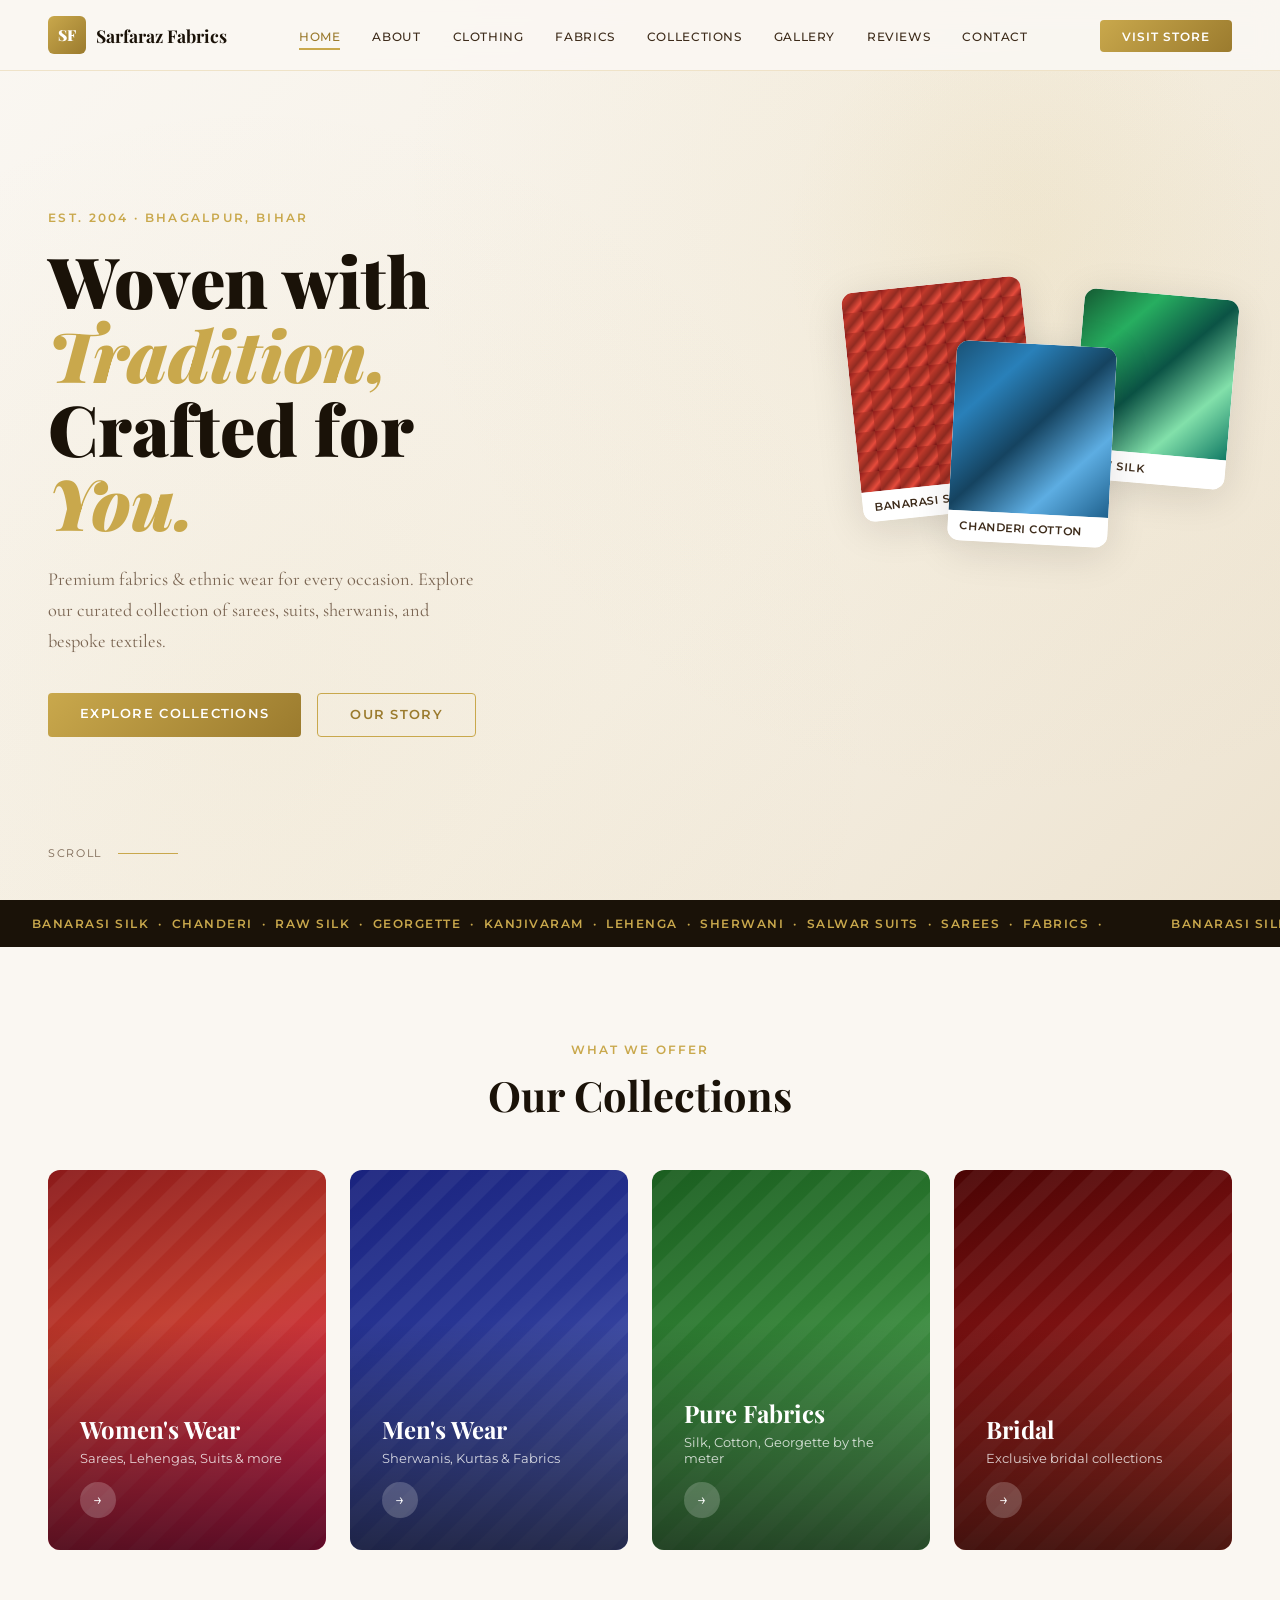
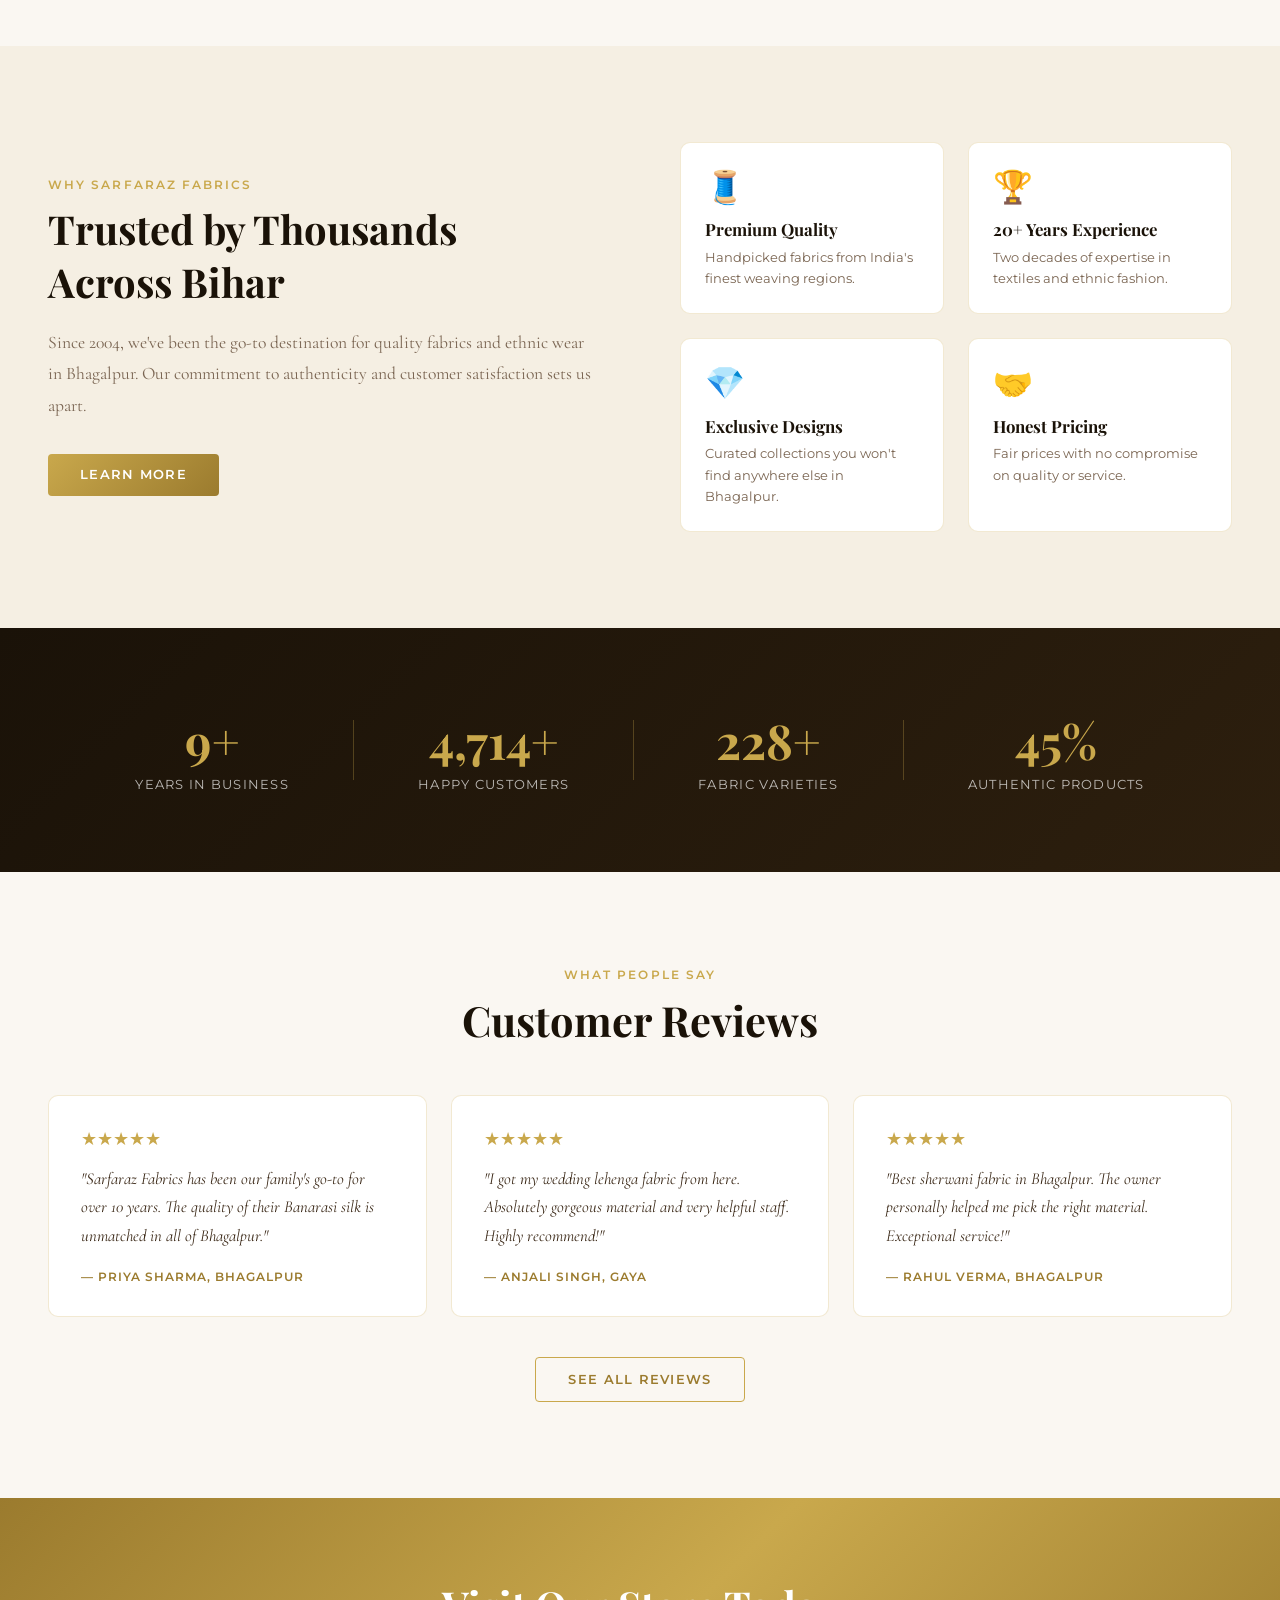
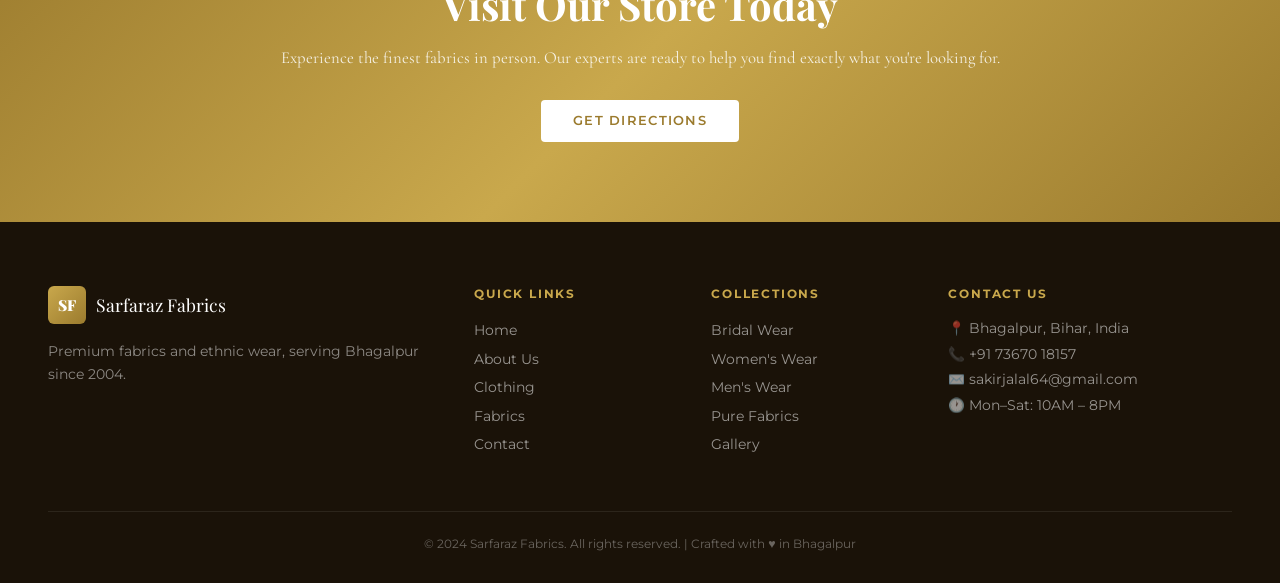
<file: index.html>
<!DOCTYPE html>
<html lang="en">
<head>
  <meta charset="UTF-8" />
  <meta name="viewport" content="width=device-width, initial-scale=1.0"/>
  <title>Sarfaraz Fabrics – Premium Textile Collection</title>
  <link rel="stylesheet" href="styles.css" />
  <link href="https://fonts.googleapis.com/css2?family=Playfair+Display:ital,wght@0,400;0,700;0,900;1,400&family=Cormorant+Garamond:wght@300;400;500&family=Montserrat:wght@300;400;500;600&display=swap" rel="stylesheet"/>
</head>
<body>

<!-- NAV -->
<nav class="navbar" id="navbar">
  <div class="nav-logo">
    <span class="logo-sf">SF</span>
    <span class="logo-text">Sarfaraz Fabrics</span>
  </div>
  <ul class="nav-links" id="navLinks">
    <li><a href="index.html" class="active">Home</a></li>
    <li><a href="about.html">About</a></li>
    <li><a href="clothing.html">Clothing</a></li>
    <li><a href="fabrics.html">Fabrics</a></li>
    <li><a href="collections.html">Collections</a></li>
    <li><a href="gallery.html">Gallery</a></li>
    <li><a href="testimonials.html">Reviews</a></li>
    <li><a href="contact.html">Contact</a></li>
  </ul>
  <div class="nav-actions">
    <a href="https://wa.me/917367018157" target="_blank" class="btn-nav">Visit Store</a>
    <div class="hamburger" id="hamburger">
      <span></span><span></span><span></span>
    </div>
  </div>
</nav>

<!-- HERO -->
<section class="hero">
  <div class="hero-bg-pattern"></div>
  <div class="hero-content">
    <p class="hero-tag reveal">Est. 2004 · Bhagalpur, Bihar</p>
    <h1 class="hero-title reveal">
      Woven with<br/>
      <em>Tradition,</em><br/>
      Crafted for<br/>
      <em>You.</em>
    </h1>
    <p class="hero-sub reveal">Premium fabrics & ethnic wear for every occasion. Explore our curated collection of sarees, suits, sherwanis, and bespoke textiles.</p>
    <div class="hero-btns reveal">
      <a href="collections.html" class="btn-primary">Explore Collections</a>
      <a href="about.html" class="btn-outline">Our Story</a>
    </div>
  </div>
  <div class="hero-visual">
    <div class="hero-card hc1">
      <div class="hc-inner">
        <div class="fabric-swatch sw1"></div>
        <span>Banarasi Silk</span>
      </div>
    </div>
    <div class="hero-card hc2">
      <div class="hc-inner">
        <div class="fabric-swatch sw2"></div>
        <span>Chanderi Cotton</span>
      </div>
    </div>
    <div class="hero-card hc3">
      <div class="hc-inner">
        <div class="fabric-swatch sw3"></div>
        <span>Raw Silk</span>
      </div>
    </div>
  </div>
  <div class="scroll-indicator">
    <span>Scroll</span>
    <div class="scroll-line"></div>
  </div>
</section>

<!-- MARQUEE -->
<div class="marquee-wrap">
  <div class="marquee-track">
    <span>Banarasi Silk &nbsp;·&nbsp; Chanderi &nbsp;·&nbsp; Raw Silk &nbsp;·&nbsp; Georgette &nbsp;·&nbsp; Kanjivaram &nbsp;·&nbsp; Lehenga &nbsp;·&nbsp; Sherwani &nbsp;·&nbsp; Salwar Suits &nbsp;·&nbsp; Sarees &nbsp;·&nbsp; Fabrics &nbsp;·&nbsp;</span>
    <span>Banarasi Silk &nbsp;·&nbsp; Chanderi &nbsp;·&nbsp; Raw Silk &nbsp;·&nbsp; Georgette &nbsp;·&nbsp; Kanjivaram &nbsp;·&nbsp; Lehenga &nbsp;·&nbsp; Sherwani &nbsp;·&nbsp; Salwar Suits &nbsp;·&nbsp; Sarees &nbsp;·&nbsp; Fabrics &nbsp;·&nbsp;</span>
  </div>
</div>

<!-- FEATURED CATEGORIES -->
<section class="categories">
  <div class="section-head">
    <p class="sec-tag">What We Offer</p>
    <h2>Our Collections</h2>
  </div>
  <div class="cat-grid">
    <a href="clothing.html" class="cat-card cc1">
      <div class="cat-overlay">
        <h3>Women's Wear</h3>
        <p>Sarees, Lehengas, Suits & more</p>
        <span class="cat-arrow">→</span>
      </div>
    </a>
    <a href="clothing.html" class="cat-card cc2">
      <div class="cat-overlay">
        <h3>Men's Wear</h3>
        <p>Sherwanis, Kurtas & Fabrics</p>
        <span class="cat-arrow">→</span>
      </div>
    </a>
    <a href="fabrics.html" class="cat-card cc3">
      <div class="cat-overlay">
        <h3>Pure Fabrics</h3>
        <p>Silk, Cotton, Georgette by the meter</p>
        <span class="cat-arrow">→</span>
      </div>
    </a>
    <a href="collections.html" class="cat-card cc4">
      <div class="cat-overlay">
        <h3>Bridal</h3>
        <p>Exclusive bridal collections</p>
        <span class="cat-arrow">→</span>
      </div>
    </a>
  </div>
</section>

<!-- WHY US -->
<section class="why-us">
  <div class="why-left">
    <p class="sec-tag">Why Sarfaraz Fabrics</p>
    <h2>Trusted by Thousands<br/>Across Bihar</h2>
    <p class="why-desc">Since 2004, we've been the go-to destination for quality fabrics and ethnic wear in Bhagalpur. Our commitment to authenticity and customer satisfaction sets us apart.</p>
    <a href="about.html" class="btn-primary">Learn More</a>
  </div>
  <div class="why-right">
    <div class="why-card">
      <div class="why-icon">🧵</div>
      <h4>Premium Quality</h4>
      <p>Handpicked fabrics from India's finest weaving regions.</p>
    </div>
    <div class="why-card">
      <div class="why-icon">🏆</div>
      <h4>20+ Years Experience</h4>
      <p>Two decades of expertise in textiles and ethnic fashion.</p>
    </div>
    <div class="why-card">
      <div class="why-icon">💎</div>
      <h4>Exclusive Designs</h4>
      <p>Curated collections you won't find anywhere else in Bhagalpur.</p>
    </div>
    <div class="why-card">
      <div class="why-icon">🤝</div>
      <h4>Honest Pricing</h4>
      <p>Fair prices with no compromise on quality or service.</p>
    </div>
  </div>
</section>

<!-- STATS BANNER -->
<section class="stats-banner">
  <div class="stat-item">
    <h3>20+</h3>
    <p>Years in Business</p>
  </div>
  <div class="stat-divider"></div>
  <div class="stat-item">
    <h3>10,000+</h3>
    <p>Happy Customers</p>
  </div>
  <div class="stat-divider"></div>
  <div class="stat-item">
    <h3>500+</h3>
    <p>Fabric Varieties</p>
  </div>
  <div class="stat-divider"></div>
  <div class="stat-item">
    <h3>100%</h3>
    <p>Authentic Products</p>
  </div>
</section>

<!-- TESTIMONIAL SNIPPET -->
<section class="home-review">
  <div class="section-head">
    <p class="sec-tag">What People Say</p>
    <h2>Customer Reviews</h2>
  </div>
  <div class="review-grid">
    <div class="review-card">
      <div class="stars">★★★★★</div>
      <p>"Sarfaraz Fabrics has been our family's go-to for over 10 years. The quality of their Banarasi silk is unmatched in all of Bhagalpur."</p>
      <div class="reviewer">— Priya Sharma, Bhagalpur</div>
    </div>
    <div class="review-card">
      <div class="stars">★★★★★</div>
      <p>"I got my wedding lehenga fabric from here. Absolutely gorgeous material and very helpful staff. Highly recommend!"</p>
      <div class="reviewer">— Anjali Singh, Gaya</div>
    </div>
    <div class="review-card">
      <div class="stars">★★★★★</div>
      <p>"Best sherwani fabric in Bhagalpur. The owner personally helped me pick the right material. Exceptional service!"</p>
      <div class="reviewer">— Rahul Verma, Bhagalpur</div>
    </div>
  </div>
  <div class="center-btn">
    <a href="testimonials.html" class="btn-outline">See All Reviews</a>
  </div>
</section>

<!-- CTA -->
<section class="cta-section">
  <div class="cta-content">
    <h2>Visit Our Store Today</h2>
    <p>Experience the finest fabrics in person. Our experts are ready to help you find exactly what you're looking for.</p>
    <a href="contact.html" class="btn-primary">Get Directions</a>
  </div>
</section>

<!-- FOOTER -->
<footer class="footer">
  <div class="footer-grid">
    <div class="footer-brand">
      <div class="footer-logo">
        <span class="logo-sf">SF</span>
        <span>Sarfaraz Fabrics</span>
      </div>
      <p>Premium fabrics and ethnic wear, serving Bhagalpur since 2004.</p>
    </div>
    <div class="footer-col">
      <h5>Quick Links</h5>
      <ul>
        <li><a href="index.html">Home</a></li>
        <li><a href="about.html">About Us</a></li>
        <li><a href="clothing.html">Clothing</a></li>
        <li><a href="fabrics.html">Fabrics</a></li>
        <li><a href="contact.html">Contact</a></li>
      </ul>
    </div>
    <div class="footer-col">
      <h5>Collections</h5>
      <ul>
        <li><a href="collections.html">Bridal Wear</a></li>
        <li><a href="clothing.html">Women's Wear</a></li>
        <li><a href="clothing.html">Men's Wear</a></li>
        <li><a href="fabrics.html">Pure Fabrics</a></li>
        <li><a href="gallery.html">Gallery</a></li>
      </ul>
    </div>
    <div class="footer-col">
      <h5>Contact Us</h5>
      <ul>
        <li>📍 Bhagalpur, Bihar, India</li>
        <li>📞 +91 73670 18157</li>
        <li>✉️ sakirjalal64@gmail.com</li>
        <li>🕐 Mon–Sat: 10AM – 8PM</li>
      </ul>
    </div>
  </div>
  <div class="footer-bottom">
    <p>© 2024 Sarfaraz Fabrics. All rights reserved. | Crafted with ♥ in Bhagalpur</p>
  </div>
</footer>

<script src="main.js"></script>
</body>
</html>
</file>
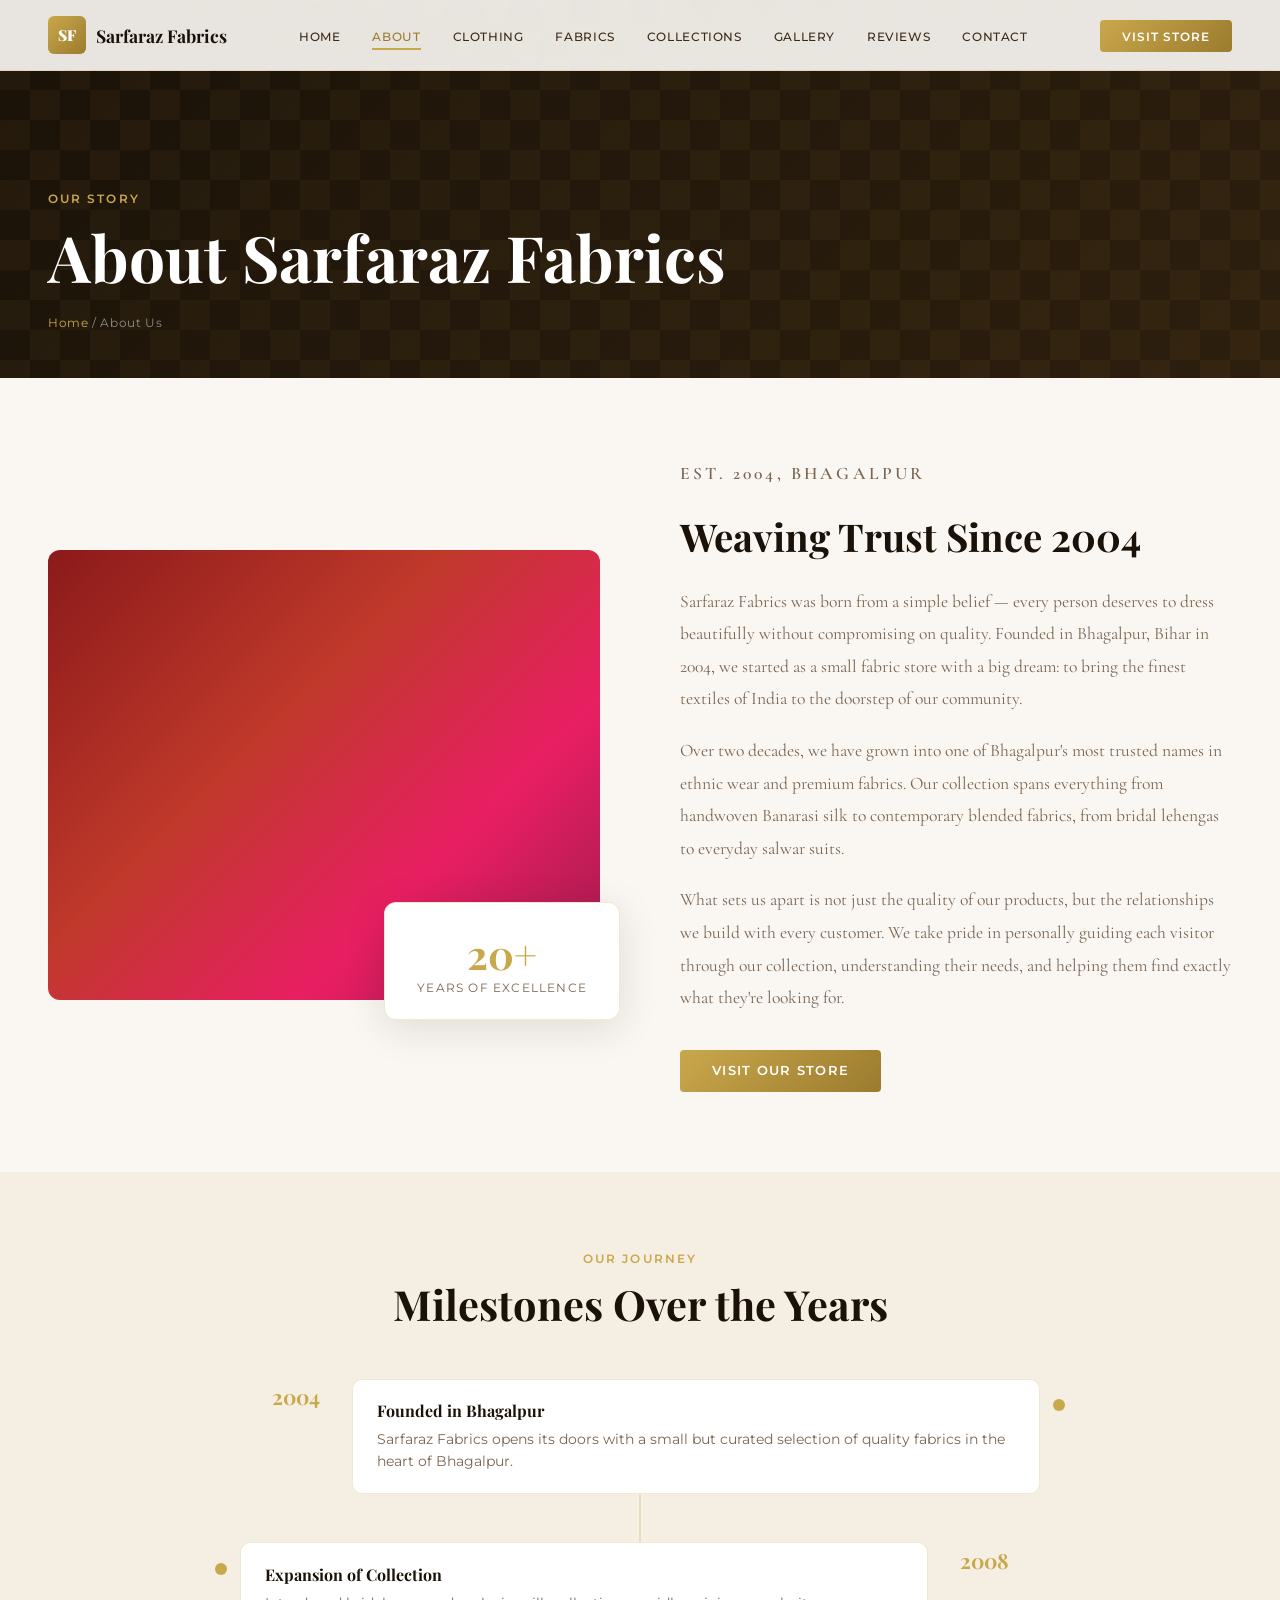
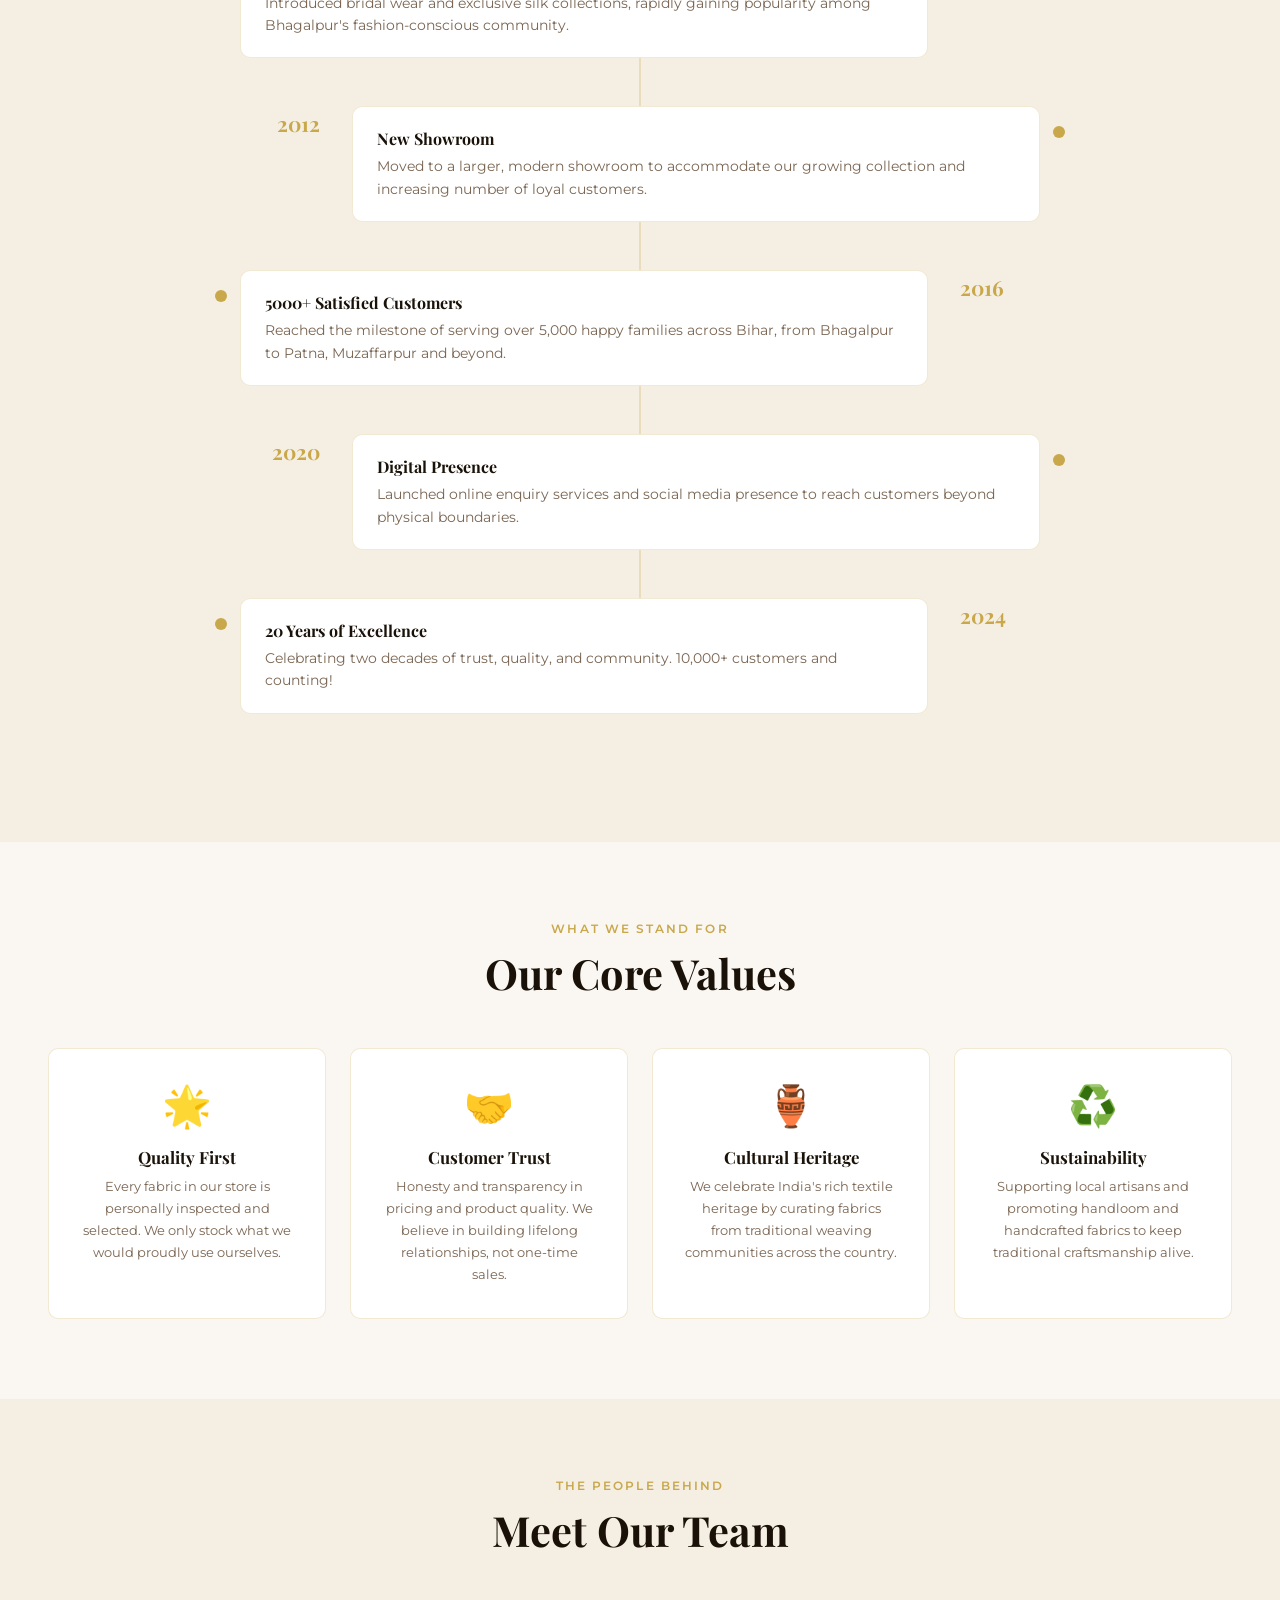
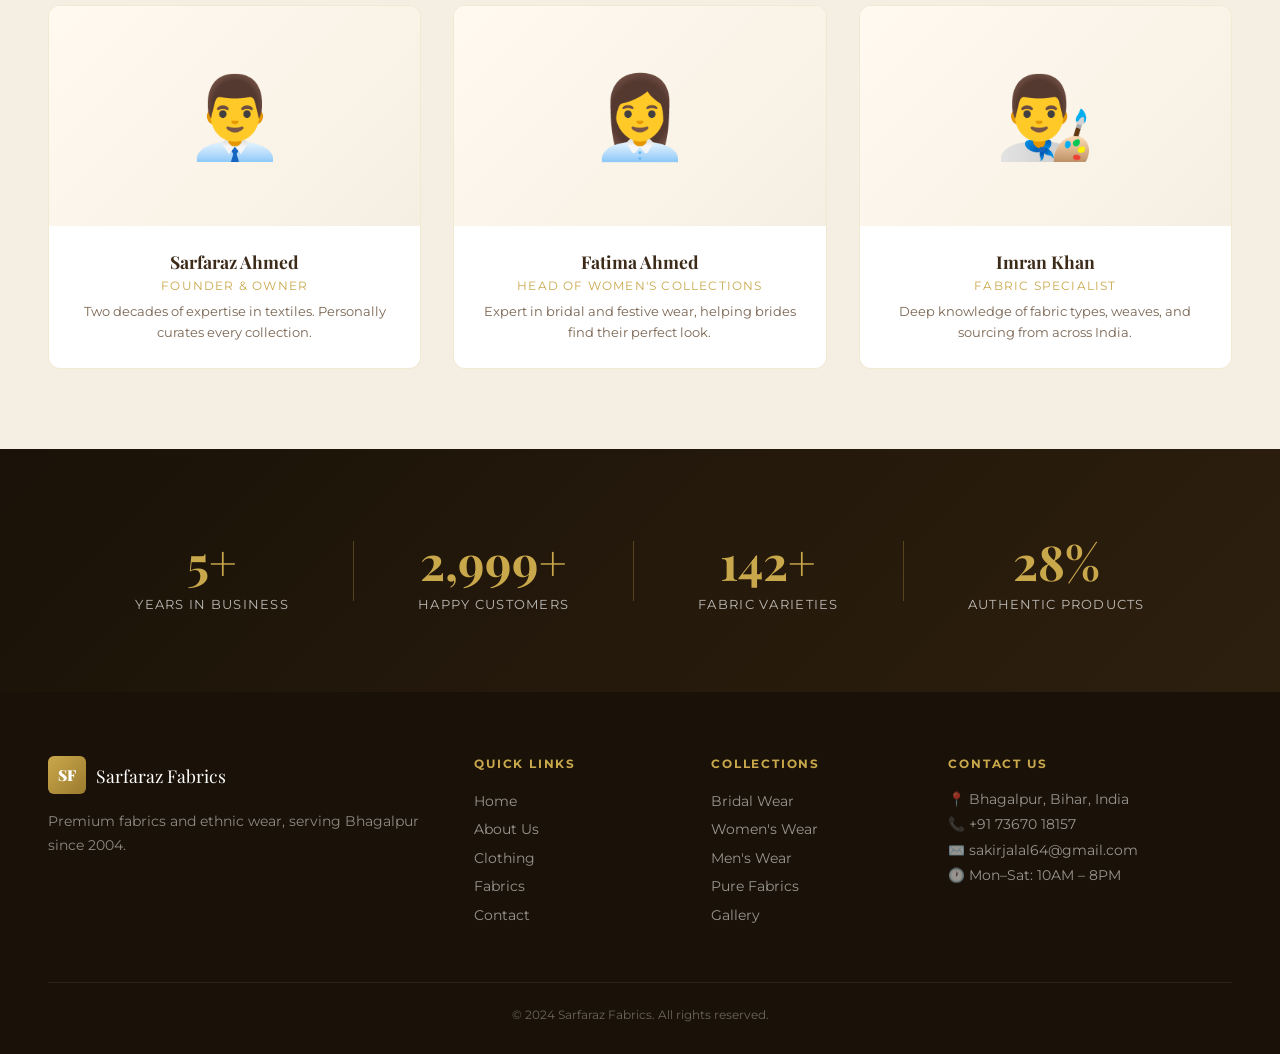
<file: about.html>
<!DOCTYPE html>
<html lang="en">
<head>
  <meta charset="UTF-8" /><meta name="viewport" content="width=device-width, initial-scale=1.0"/>
  <title>About Us – Sarfaraz Fabrics</title>
  <link rel="stylesheet" href="styles.css"/>
  <link href="https://fonts.googleapis.com/css2?family=Playfair+Display:ital,wght@0,400;0,700;0,900;1,400&family=Cormorant+Garamond:wght@300;400;500&family=Montserrat:wght@300;400;500;600&display=swap" rel="stylesheet"/>
</head>
<body>
<nav class="navbar" id="navbar">
  <div class="nav-logo"><span class="logo-sf">SF</span><span class="logo-text">Sarfaraz Fabrics</span></div>
  <ul class="nav-links" id="navLinks">
    <li><a href="index.html">Home</a></li>
    <li><a href="about.html" class="active">About</a></li>
    <li><a href="clothing.html">Clothing</a></li>
    <li><a href="fabrics.html">Fabrics</a></li>
    <li><a href="collections.html">Collections</a></li>
    <li><a href="gallery.html">Gallery</a></li>
    <li><a href="testimonials.html">Reviews</a></li>
    <li><a href="contact.html">Contact</a></li>
  </ul>
  <div class="nav-actions">
    <a href="https://wa.me/917367018157" target="_blank" class="btn-nav">Visit Store</a>
    <div class="hamburger" id="hamburger"><span></span><span></span><span></span></div>
  </div>
</nav>

<!-- PAGE HERO -->
<section class="page-hero">
  <div class="page-hero-content">
    <p class="sec-tag">Our Story</p>
    <h1>About Sarfaraz Fabrics</h1>
    <div class="breadcrumb"><a href="index.html">Home</a> / About Us</div>
  </div>
</section>

<!-- ABOUT STORY -->
<section class="section-pad">
  <div class="container">
    <div class="about-grid">
      <div class="about-img-wrap reveal">
        <div class="about-img-main" style="background: linear-gradient(135deg, #8B1A1A 0%, #C0392B 40%, #E91E63 70%, #9B1B4B 100%);"></div>
        <div class="about-img-badge">
          <h3>20+</h3>
          <p>Years of Excellence</p>
        </div>
      </div>
      <div class="about-text reveal">
        <p class="sec-tag">Est. 2004, Bhagalpur</p>
        <h2 style="font-size:2.4rem;margin-bottom:1.5rem;color:var(--dark);">Weaving Trust Since 2004</h2>
        <p>Sarfaraz Fabrics was born from a simple belief — every person deserves to dress beautifully without compromising on quality. Founded in Bhagalpur, Bihar in 2004, we started as a small fabric store with a big dream: to bring the finest textiles of India to the doorstep of our community.</p>
        <p>Over two decades, we have grown into one of Bhagalpur's most trusted names in ethnic wear and premium fabrics. Our collection spans everything from handwoven Banarasi silk to contemporary blended fabrics, from bridal lehengas to everyday salwar suits.</p>
        <p>What sets us apart is not just the quality of our products, but the relationships we build with every customer. We take pride in personally guiding each visitor through our collection, understanding their needs, and helping them find exactly what they're looking for.</p>
        <a href="contact.html" class="btn-primary" style="margin-top:1rem;">Visit Our Store</a>
      </div>
    </div>
  </div>
</section>

<!-- TIMELINE -->
<section class="section-pad" style="background:var(--ivory);">
  <div class="container">
    <div class="section-head">
      <p class="sec-tag">Our Journey</p>
      <h2>Milestones Over the Years</h2>
    </div>
    <div class="timeline">
      <div class="timeline-item reveal">
        <div class="timeline-year">2004</div>
        <div class="timeline-content">
          <h4>Founded in Bhagalpur</h4>
          <p>Sarfaraz Fabrics opens its doors with a small but curated selection of quality fabrics in the heart of Bhagalpur.</p>
        </div>
      </div>
      <div class="timeline-item reveal">
        <div class="timeline-year">2008</div>
        <div class="timeline-content">
          <h4>Expansion of Collection</h4>
          <p>Introduced bridal wear and exclusive silk collections, rapidly gaining popularity among Bhagalpur's fashion-conscious community.</p>
        </div>
      </div>
      <div class="timeline-item reveal">
        <div class="timeline-year">2012</div>
        <div class="timeline-content">
          <h4>New Showroom</h4>
          <p>Moved to a larger, modern showroom to accommodate our growing collection and increasing number of loyal customers.</p>
        </div>
      </div>
      <div class="timeline-item reveal">
        <div class="timeline-year">2016</div>
        <div class="timeline-content">
          <h4>5000+ Satisfied Customers</h4>
          <p>Reached the milestone of serving over 5,000 happy families across Bihar, from Bhagalpur to Patna, Muzaffarpur and beyond.</p>
        </div>
      </div>
      <div class="timeline-item reveal">
        <div class="timeline-year">2020</div>
        <div class="timeline-content">
          <h4>Digital Presence</h4>
          <p>Launched online enquiry services and social media presence to reach customers beyond physical boundaries.</p>
        </div>
      </div>
      <div class="timeline-item reveal">
        <div class="timeline-year">2024</div>
        <div class="timeline-content">
          <h4>20 Years of Excellence</h4>
          <p>Celebrating two decades of trust, quality, and community. 10,000+ customers and counting!</p>
        </div>
      </div>
    </div>
  </div>
</section>

<!-- VALUES -->
<section class="section-pad">
  <div class="container">
    <div class="section-head">
      <p class="sec-tag">What We Stand For</p>
      <h2>Our Core Values</h2>
    </div>
    <div class="values-grid">
      <div class="value-card reveal">
        <div class="value-icon">🌟</div>
        <h4>Quality First</h4>
        <p>Every fabric in our store is personally inspected and selected. We only stock what we would proudly use ourselves.</p>
      </div>
      <div class="value-card reveal">
        <div class="value-icon">🤝</div>
        <h4>Customer Trust</h4>
        <p>Honesty and transparency in pricing and product quality. We believe in building lifelong relationships, not one-time sales.</p>
      </div>
      <div class="value-card reveal">
        <div class="value-icon">🏺</div>
        <h4>Cultural Heritage</h4>
        <p>We celebrate India's rich textile heritage by curating fabrics from traditional weaving communities across the country.</p>
      </div>
      <div class="value-card reveal">
        <div class="value-icon">♻️</div>
        <h4>Sustainability</h4>
        <p>Supporting local artisans and promoting handloom and handcrafted fabrics to keep traditional craftsmanship alive.</p>
      </div>
    </div>
  </div>
</section>

<!-- TEAM -->
<section class="section-pad" style="background:var(--ivory);">
  <div class="container">
    <div class="section-head">
      <p class="sec-tag">The People Behind</p>
      <h2>Meet Our Team</h2>
    </div>
    <div class="team-grid">
      <div class="team-card reveal">
        <div class="team-avatar" style="background:linear-gradient(135deg,#FFF9F0,#F5EFE3);">👨‍💼</div>
        <div class="team-info">
          <h4>Sarfaraz Ahmed</h4>
          <div class="team-role">Founder & Owner</div>
          <p style="font-size:0.83rem;color:var(--text-light);margin-top:0.5rem;line-height:1.6;">Two decades of expertise in textiles. Personally curates every collection.</p>
        </div>
      </div>
      <div class="team-card reveal">
        <div class="team-avatar" style="background:linear-gradient(135deg,#FFF9F0,#F5EFE3);">👩‍💼</div>
        <div class="team-info">
          <h4>Fatima Ahmed</h4>
          <div class="team-role">Head of Women's Collections</div>
          <p style="font-size:0.83rem;color:var(--text-light);margin-top:0.5rem;line-height:1.6;">Expert in bridal and festive wear, helping brides find their perfect look.</p>
        </div>
      </div>
      <div class="team-card reveal">
        <div class="team-avatar" style="background:linear-gradient(135deg,#FFF9F0,#F5EFE3);">👨‍🎨</div>
        <div class="team-info">
          <h4>Imran Khan</h4>
          <div class="team-role">Fabric Specialist</div>
          <p style="font-size:0.83rem;color:var(--text-light);margin-top:0.5rem;line-height:1.6;">Deep knowledge of fabric types, weaves, and sourcing from across India.</p>
        </div>
      </div>
    </div>
  </div>
</section>

<!-- STATS -->
<section class="stats-banner">
  <div class="stat-item"><h3>20+</h3><p>Years in Business</p></div>
  <div class="stat-divider"></div>
  <div class="stat-item"><h3>10000+</h3><p>Happy Customers</p></div>
  <div class="stat-divider"></div>
  <div class="stat-item"><h3>500+</h3><p>Fabric Varieties</p></div>
  <div class="stat-divider"></div>
  <div class="stat-item"><h3>100%</h3><p>Authentic Products</p></div>
</section>

<footer class="footer">
  <div class="footer-grid">
    <div class="footer-brand"><div class="footer-logo"><span class="logo-sf">SF</span><span>Sarfaraz Fabrics</span></div><p>Premium fabrics and ethnic wear, serving Bhagalpur since 2004.</p></div>
    <div class="footer-col"><h5>Quick Links</h5><ul><li><a href="index.html">Home</a></li><li><a href="about.html">About Us</a></li><li><a href="clothing.html">Clothing</a></li><li><a href="fabrics.html">Fabrics</a></li><li><a href="contact.html">Contact</a></li></ul></div>
    <div class="footer-col"><h5>Collections</h5><ul><li><a href="collections.html">Bridal Wear</a></li><li><a href="clothing.html">Women's Wear</a></li><li><a href="clothing.html">Men's Wear</a></li><li><a href="fabrics.html">Pure Fabrics</a></li><li><a href="gallery.html">Gallery</a></li></ul></div>
    <div class="footer-col"><h5>Contact Us</h5><ul><li>📍 Bhagalpur, Bihar, India</li><li>📞 +91 73670 18157</li><li>✉️ sakirjalal64@gmail.com</li><li>🕐 Mon–Sat: 10AM – 8PM</li></ul></div>
  </div>
  <div class="footer-bottom"><p>© 2024 Sarfaraz Fabrics. All rights reserved.</p></div>
</footer>

<style>
/* Timeline */
.timeline { position:relative; max-width:800px; margin:0 auto; }
.timeline::before { content:''; position:absolute; left:50%; top:0; bottom:0; width:2px; background:var(--border); transform:translateX(-50%); }
.timeline-item { display:flex; gap:2rem; margin-bottom:3rem; align-items:flex-start; }
.timeline-item:nth-child(even) { flex-direction:row-reverse; }
.timeline-year { flex:0 0 80px; font-family:'Playfair Display',serif; font-size:1.3rem; font-weight:700; color:var(--gold); text-align:right; padding-top:0.2rem; }
.timeline-item:nth-child(even) .timeline-year { text-align:left; }
.timeline-content { background:white; border-radius:10px; padding:1.3rem 1.5rem; border:1px solid var(--border); flex:1; position:relative; }
.timeline-content::before { content:''; position:absolute; top:1rem; width:12px; height:12px; border-radius:50%; background:var(--gold); right:-26px; top:1.2rem; }
.timeline-item:nth-child(even) .timeline-content::before { right:auto; left:-26px; }
.timeline-content h4 { font-family:'Playfair Display',serif; margin-bottom:0.4rem; color:var(--dark); }
.timeline-content p { font-size:0.85rem; color:var(--text-light); line-height:1.65; }
/* Values Grid */
.values-grid { display:grid; grid-template-columns:repeat(4,1fr); gap:1.5rem; }
.value-card { background:white; border-radius:10px; padding:2rem; text-align:center; border:1px solid var(--border); transition:all 0.3s ease; }
.value-card:hover { transform:translateY(-5px); box-shadow:var(--shadow); border-color:var(--gold); }
.value-icon { font-size:2.5rem; margin-bottom:1rem; }
.value-card h4 { font-family:'Playfair Display',serif; font-size:1.05rem; margin-bottom:0.5rem; color:var(--dark); }
.value-card p { font-size:0.83rem; color:var(--text-light); line-height:1.65; }
@media(max-width:768px) {
  .values-grid { grid-template-columns:1fr 1fr; }
  .timeline::before { left:24px; }
  .timeline-item, .timeline-item:nth-child(even) { flex-direction:column; padding-left:50px; }
  .timeline-year { text-align:left; }
  .timeline-content::before, .timeline-item:nth-child(even) .timeline-content::before { left:-38px; right:auto; }
}
</style>
<script src="main.js"></script>
</body>
</html>
</file>
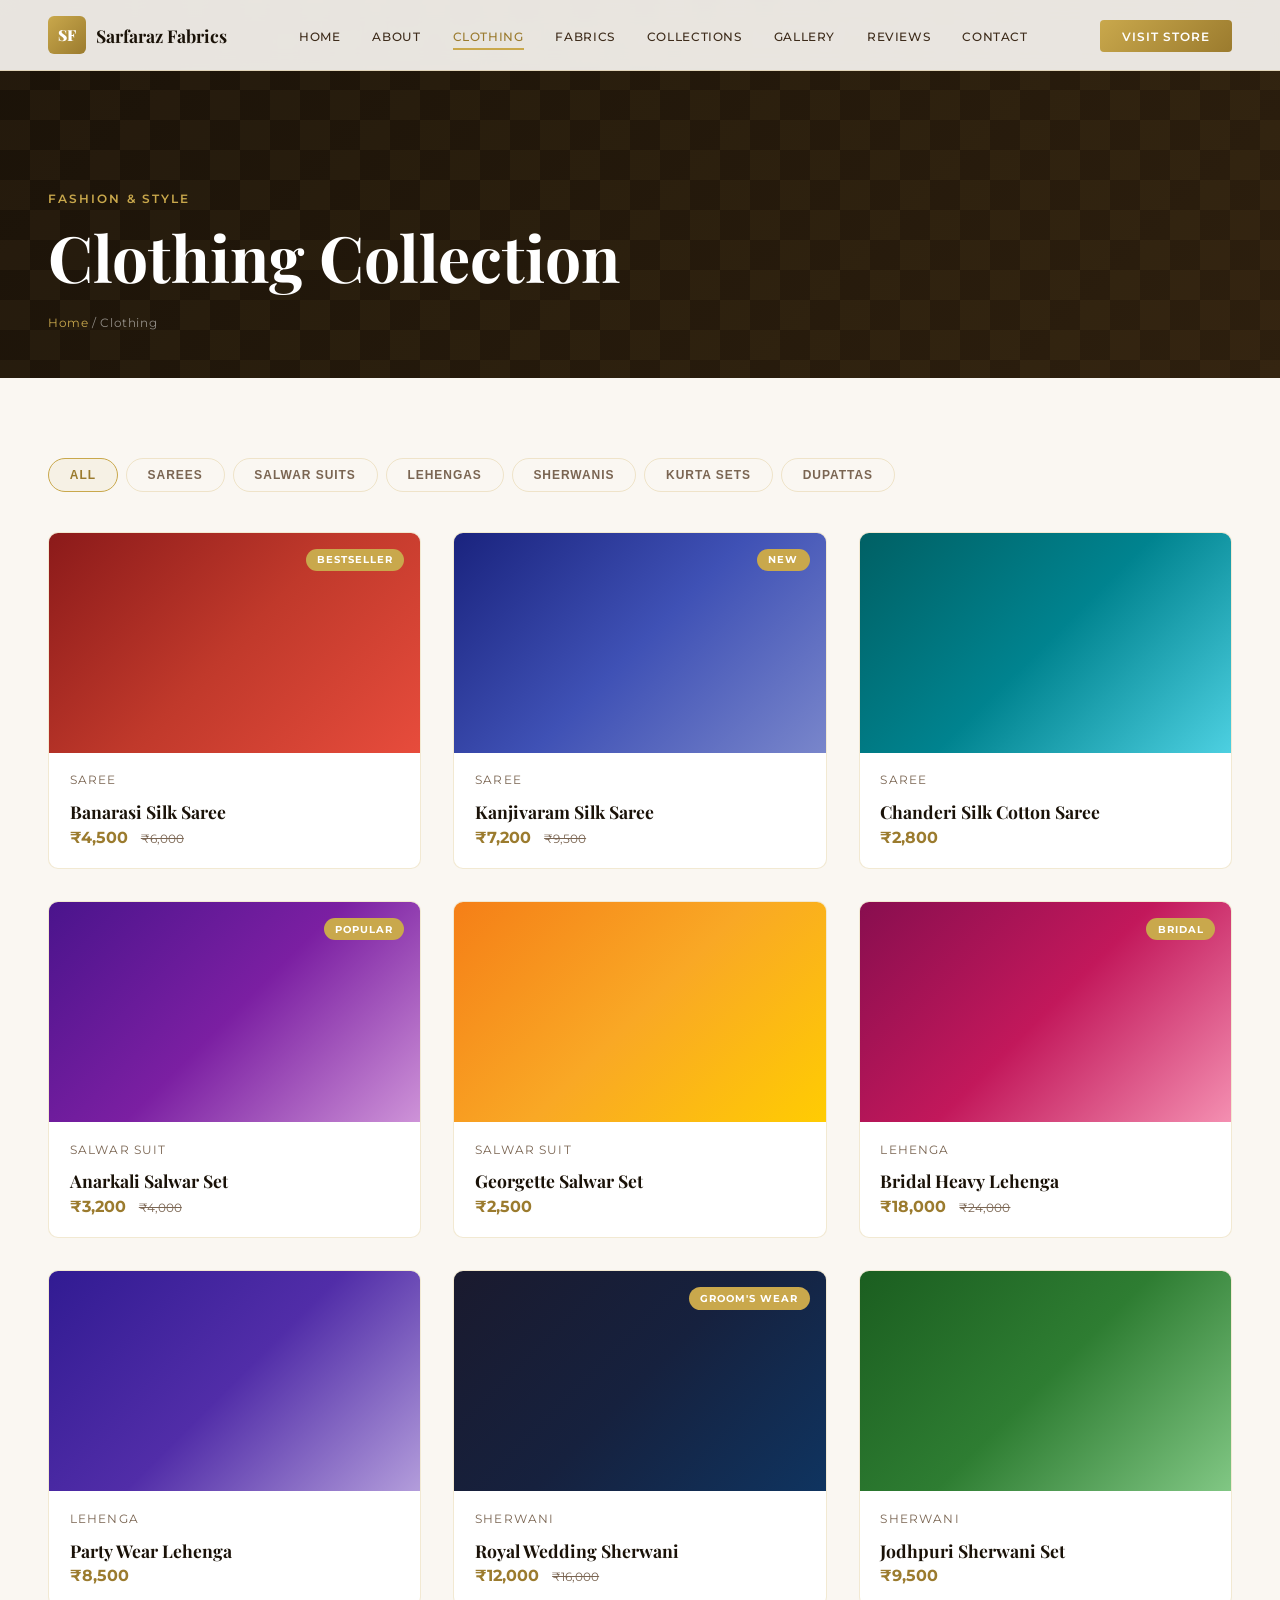
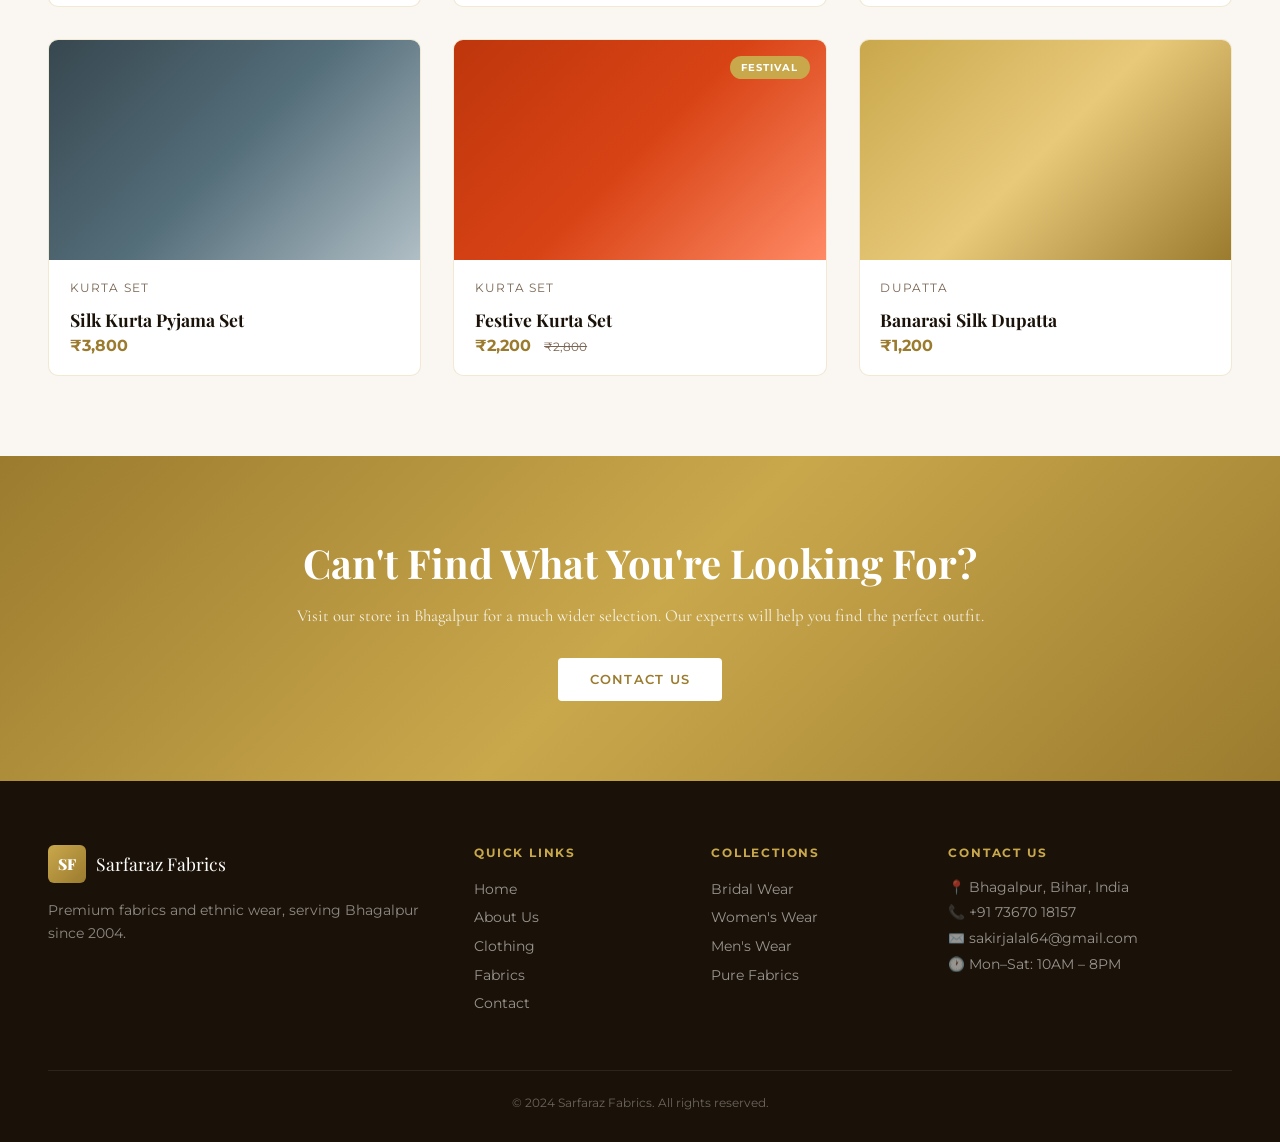
<file: clothing.html>
<!DOCTYPE html>
<html lang="en">
<head>
  <meta charset="UTF-8"/><meta name="viewport" content="width=device-width, initial-scale=1.0"/>
  <title>Clothing – Sarfaraz Fabrics</title>
  <link rel="stylesheet" href="styles.css"/>
  <link href="https://fonts.googleapis.com/css2?family=Playfair+Display:ital,wght@0,400;0,700;0,900;1,400&family=Cormorant+Garamond:wght@300;400;500&family=Montserrat:wght@300;400;500;600&display=swap" rel="stylesheet"/>
</head>
<body>
<nav class="navbar" id="navbar">
  <div class="nav-logo"><span class="logo-sf">SF</span><span class="logo-text">Sarfaraz Fabrics</span></div>
  <ul class="nav-links" id="navLinks">
    <li><a href="index.html">Home</a></li><li><a href="about.html">About</a></li>
    <li><a href="clothing.html" class="active">Clothing</a></li><li><a href="fabrics.html">Fabrics</a></li>
    <li><a href="collections.html">Collections</a></li><li><a href="gallery.html">Gallery</a></li>
    <li><a href="testimonials.html">Reviews</a></li><li><a href="contact.html">Contact</a></li>
  </ul>
  <div class="nav-actions"><a href="https://wa.me/917367018157" target="_blank" class="btn-nav">Visit Store</a><div class="hamburger" id="hamburger"><span></span><span></span><span></span></div></div>
</nav>

<section class="page-hero">
  <div class="page-hero-content">
    <p class="sec-tag">Fashion & Style</p>
    <h1>Clothing Collection</h1>
    <div class="breadcrumb"><a href="index.html">Home</a> / Clothing</div>
  </div>
</section>

<section class="section-pad">
  <div class="container">
    <!-- Filter Tabs -->
    <div class="filter-tabs">
      <button class="filter-tab active" data-filter="all">All</button>
      <button class="filter-tab" data-filter="saree">Sarees</button>
      <button class="filter-tab" data-filter="salwar">Salwar Suits</button>
      <button class="filter-tab" data-filter="lehenga">Lehengas</button>
      <button class="filter-tab" data-filter="sherwani">Sherwanis</button>
      <button class="filter-tab" data-filter="kurta">Kurta Sets</button>
      <button class="filter-tab" data-filter="dupatta">Dupattas</button>
    </div>

    <!-- Product Grid -->
    <div class="product-grid">

      <div class="product-card" data-category="saree">
        <div class="product-img">
          <div class="product-img-bg" style="background:linear-gradient(135deg,#8B1A1A,#C0392B,#E74C3C);"></div>
          <span class="product-badge">Bestseller</span>
        </div>
        <div class="product-info">
          <div class="product-type">Saree</div>
          <h4>Banarasi Silk Saree</h4>
          <div class="product-price">₹4,500 <span>₹6,000</span></div>
        </div>
      </div>

      <div class="product-card" data-category="saree">
        <div class="product-img">
          <div class="product-img-bg" style="background:linear-gradient(135deg,#1A237E,#3F51B5,#7986CB);"></div>
          <span class="product-badge">New</span>
        </div>
        <div class="product-info">
          <div class="product-type">Saree</div>
          <h4>Kanjivaram Silk Saree</h4>
          <div class="product-price">₹7,200 <span>₹9,500</span></div>
        </div>
      </div>

      <div class="product-card" data-category="saree">
        <div class="product-img">
          <div class="product-img-bg" style="background:linear-gradient(135deg,#006064,#00838F,#4DD0E1);"></div>
        </div>
        <div class="product-info">
          <div class="product-type">Saree</div>
          <h4>Chanderi Silk Cotton Saree</h4>
          <div class="product-price">₹2,800</div>
        </div>
      </div>

      <div class="product-card" data-category="salwar">
        <div class="product-img">
          <div class="product-img-bg" style="background:linear-gradient(135deg,#4A148C,#7B1FA2,#CE93D8);"></div>
          <span class="product-badge">Popular</span>
        </div>
        <div class="product-info">
          <div class="product-type">Salwar Suit</div>
          <h4>Anarkali Salwar Set</h4>
          <div class="product-price">₹3,200 <span>₹4,000</span></div>
        </div>
      </div>

      <div class="product-card" data-category="salwar">
        <div class="product-img">
          <div class="product-img-bg" style="background:linear-gradient(135deg,#F57F17,#F9A825,#FFCC02);"></div>
        </div>
        <div class="product-info">
          <div class="product-type">Salwar Suit</div>
          <h4>Georgette Salwar Set</h4>
          <div class="product-price">₹2,500</div>
        </div>
      </div>

      <div class="product-card" data-category="lehenga">
        <div class="product-img">
          <div class="product-img-bg" style="background:linear-gradient(135deg,#880E4F,#C2185B,#F48FB1);"></div>
          <span class="product-badge">Bridal</span>
        </div>
        <div class="product-info">
          <div class="product-type">Lehenga</div>
          <h4>Bridal Heavy Lehenga</h4>
          <div class="product-price">₹18,000 <span>₹24,000</span></div>
        </div>
      </div>

      <div class="product-card" data-category="lehenga">
        <div class="product-img">
          <div class="product-img-bg" style="background:linear-gradient(135deg,#311B92,#512DA8,#B39DDB);"></div>
        </div>
        <div class="product-info">
          <div class="product-type">Lehenga</div>
          <h4>Party Wear Lehenga</h4>
          <div class="product-price">₹8,500</div>
        </div>
      </div>

      <div class="product-card" data-category="sherwani">
        <div class="product-img">
          <div class="product-img-bg" style="background:linear-gradient(135deg,#1A1A2E,#16213E,#0F3460);"></div>
          <span class="product-badge">Groom's Wear</span>
        </div>
        <div class="product-info">
          <div class="product-type">Sherwani</div>
          <h4>Royal Wedding Sherwani</h4>
          <div class="product-price">₹12,000 <span>₹16,000</span></div>
        </div>
      </div>

      <div class="product-card" data-category="sherwani">
        <div class="product-img">
          <div class="product-img-bg" style="background:linear-gradient(135deg,#1B5E20,#2E7D32,#81C784);"></div>
        </div>
        <div class="product-info">
          <div class="product-type">Sherwani</div>
          <h4>Jodhpuri Sherwani Set</h4>
          <div class="product-price">₹9,500</div>
        </div>
      </div>

      <div class="product-card" data-category="kurta">
        <div class="product-img">
          <div class="product-img-bg" style="background:linear-gradient(135deg,#37474F,#546E7A,#B0BEC5);"></div>
        </div>
        <div class="product-info">
          <div class="product-type">Kurta Set</div>
          <h4>Silk Kurta Pyjama Set</h4>
          <div class="product-price">₹3,800</div>
        </div>
      </div>

      <div class="product-card" data-category="kurta">
        <div class="product-img">
          <div class="product-img-bg" style="background:linear-gradient(135deg,#BF360C,#D84315,#FF8A65);"></div>
          <span class="product-badge">Festival</span>
        </div>
        <div class="product-info">
          <div class="product-type">Kurta Set</div>
          <h4>Festive Kurta Set</h4>
          <div class="product-price">₹2,200 <span>₹2,800</span></div>
        </div>
      </div>

      <div class="product-card" data-category="dupatta">
        <div class="product-img">
          <div class="product-img-bg" style="background:linear-gradient(135deg,#C9A84C,#E8C97A,#9B7B2E);"></div>
        </div>
        <div class="product-info">
          <div class="product-type">Dupatta</div>
          <h4>Banarasi Silk Dupatta</h4>
          <div class="product-price">₹1,200</div>
        </div>
      </div>

    </div>
  </div>
</section>

<!-- CTA -->
<section class="cta-section">
  <div class="cta-content">
    <h2>Can't Find What You're Looking For?</h2>
    <p>Visit our store in Bhagalpur for a much wider selection. Our experts will help you find the perfect outfit.</p>
    <a href="contact.html" class="btn-primary">Contact Us</a>
  </div>
</section>

<footer class="footer">
  <div class="footer-grid">
    <div class="footer-brand"><div class="footer-logo"><span class="logo-sf">SF</span><span>Sarfaraz Fabrics</span></div><p>Premium fabrics and ethnic wear, serving Bhagalpur since 2004.</p></div>
    <div class="footer-col"><h5>Quick Links</h5><ul><li><a href="index.html">Home</a></li><li><a href="about.html">About Us</a></li><li><a href="clothing.html">Clothing</a></li><li><a href="fabrics.html">Fabrics</a></li><li><a href="contact.html">Contact</a></li></ul></div>
    <div class="footer-col"><h5>Collections</h5><ul><li><a href="collections.html">Bridal Wear</a></li><li><a href="clothing.html">Women's Wear</a></li><li><a href="clothing.html">Men's Wear</a></li><li><a href="fabrics.html">Pure Fabrics</a></li></ul></div>
    <div class="footer-col"><h5>Contact Us</h5><ul><li>📍 Bhagalpur, Bihar, India</li><li>📞 +91 73670 18157</li><li>✉️ sakirjalal64@gmail.com</li><li>🕐 Mon–Sat: 10AM – 8PM</li></ul></div>
  </div>
  <div class="footer-bottom"><p>© 2024 Sarfaraz Fabrics. All rights reserved.</p></div>
</footer>
<script src="main.js"></script>
</body>
</html>
</file>
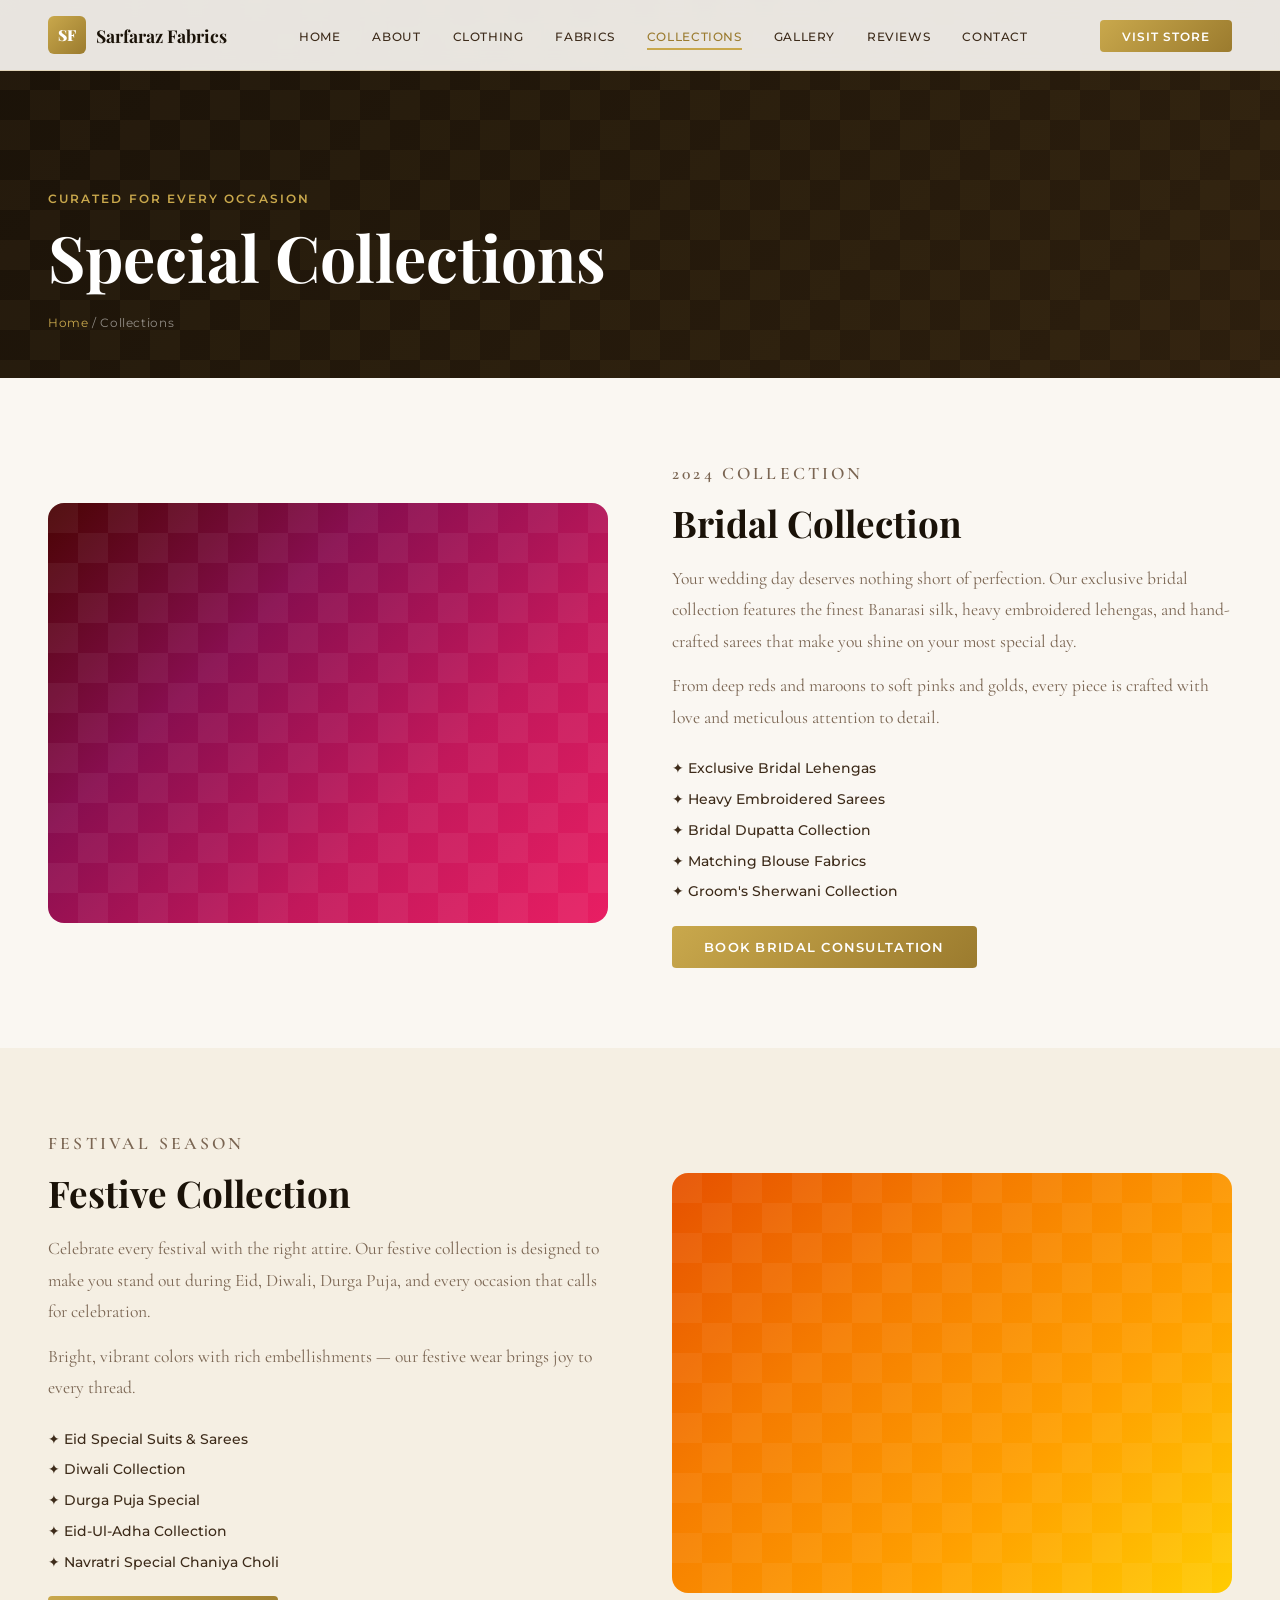
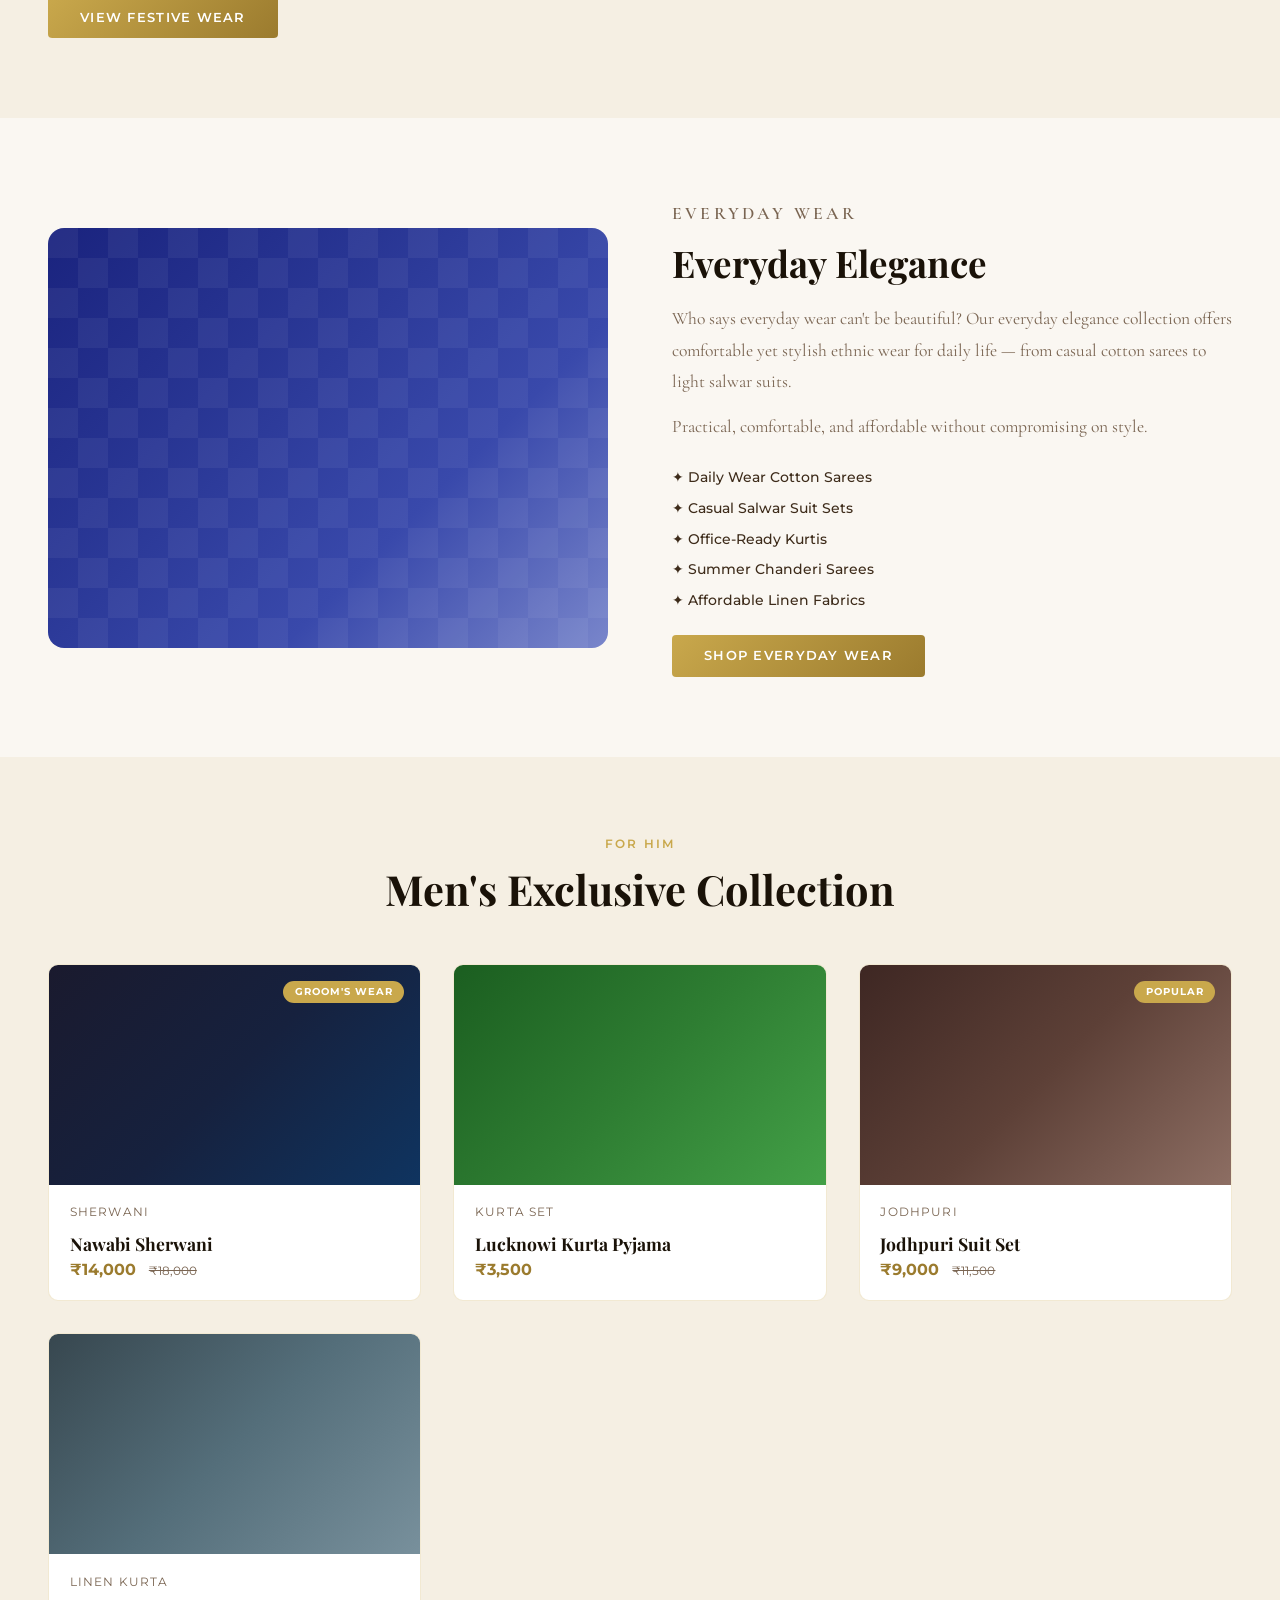
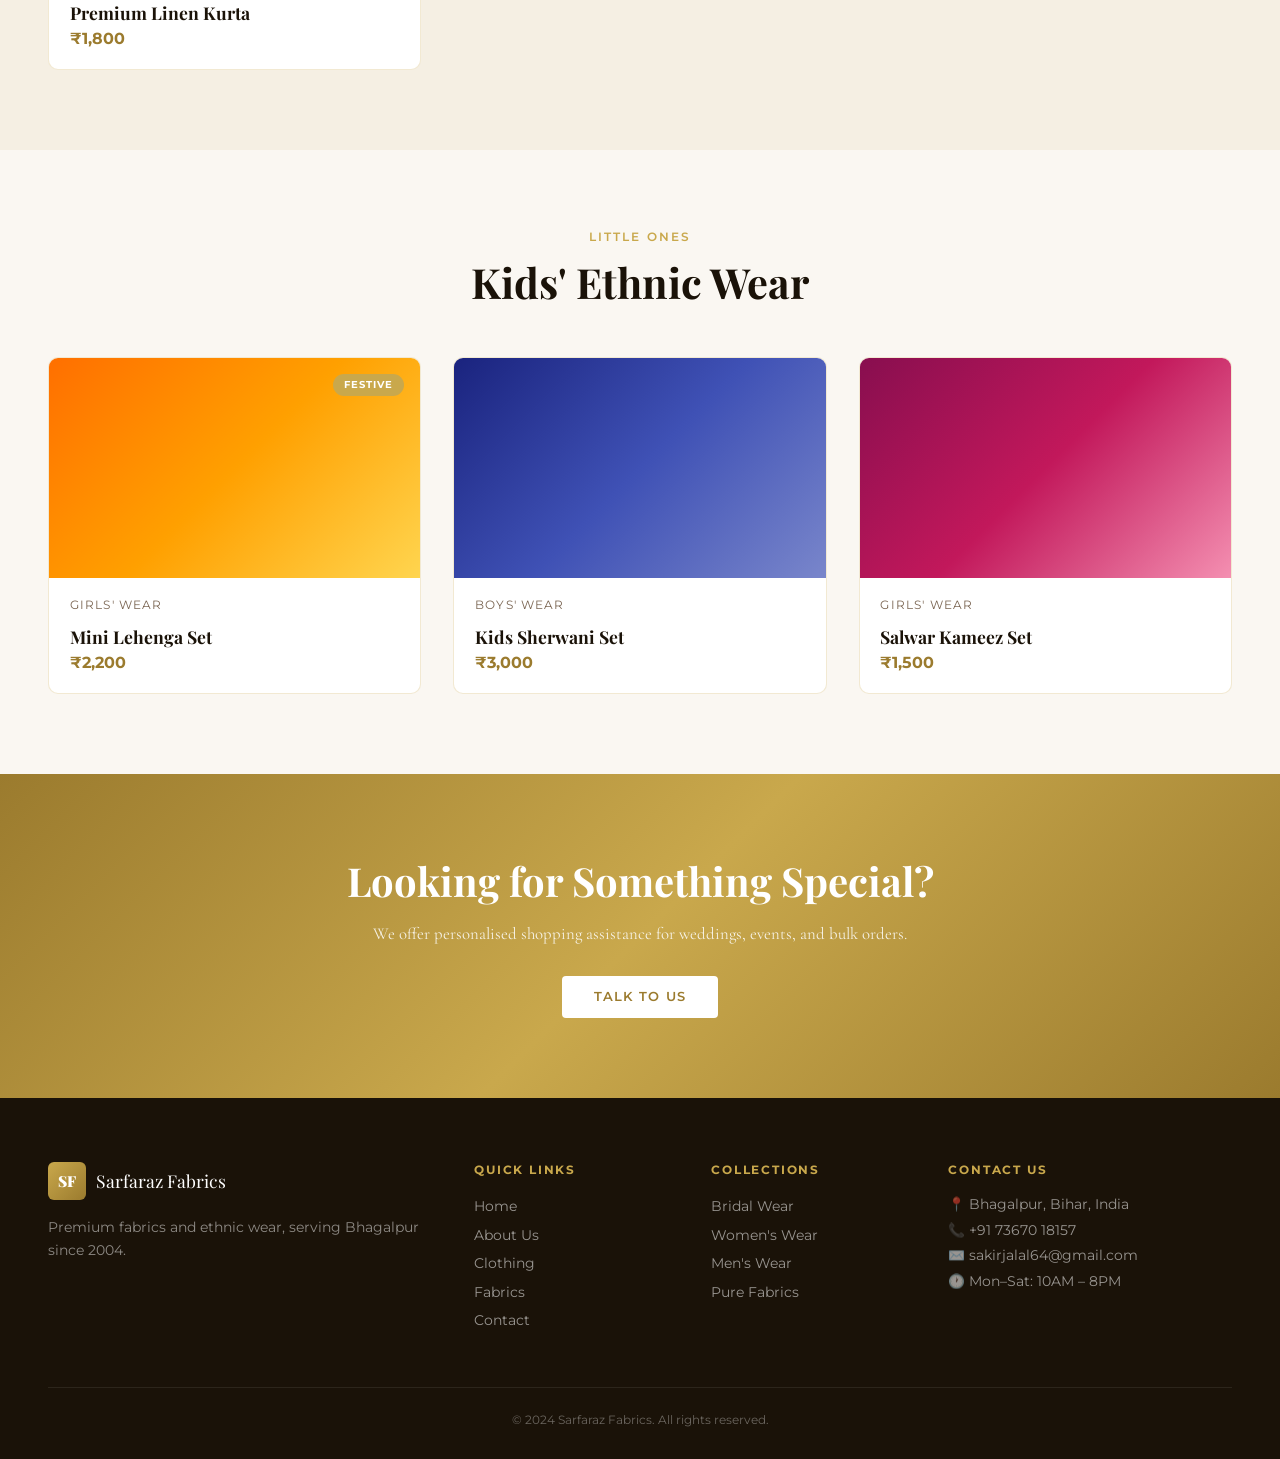
<file: collections.html>
<!DOCTYPE html>
<html lang="en">
<head>
  <meta charset="UTF-8"/><meta name="viewport" content="width=device-width, initial-scale=1.0"/>
  <title>Collections – Sarfaraz Fabrics</title>
  <link rel="stylesheet" href="styles.css"/>
  <link href="https://fonts.googleapis.com/css2?family=Playfair+Display:ital,wght@0,400;0,700;0,900;1,400&family=Cormorant+Garamond:wght@300;400;500&family=Montserrat:wght@300;400;500;600&display=swap" rel="stylesheet"/>
</head>
<body>
<nav class="navbar" id="navbar">
  <div class="nav-logo"><span class="logo-sf">SF</span><span class="logo-text">Sarfaraz Fabrics</span></div>
  <ul class="nav-links" id="navLinks">
    <li><a href="index.html">Home</a></li><li><a href="about.html">About</a></li>
    <li><a href="clothing.html">Clothing</a></li><li><a href="fabrics.html">Fabrics</a></li>
    <li><a href="collections.html" class="active">Collections</a></li><li><a href="gallery.html">Gallery</a></li>
    <li><a href="testimonials.html">Reviews</a></li><li><a href="contact.html">Contact</a></li>
  </ul>
  <div class="nav-actions"><a href="https://wa.me/917367018157" target="_blank" class="btn-nav">Visit Store</a><div class="hamburger" id="hamburger"><span></span><span></span><span></span></div></div>
</nav>

<section class="page-hero">
  <div class="page-hero-content">
    <p class="sec-tag">Curated for Every Occasion</p>
    <h1>Special Collections</h1>
    <div class="breadcrumb"><a href="index.html">Home</a> / Collections</div>
  </div>
</section>

<!-- BRIDAL COLLECTION -->
<section class="section-pad">
  <div class="container">
    <div class="collection-feature reveal">
      <div class="cf-visual" style="background:linear-gradient(135deg,#4A0404,#880E4F,#C2185B,#E91E63);"></div>
      <div class="cf-content">
        <p class="sec-tag">2024 Collection</p>
        <h2>Bridal Collection</h2>
        <p>Your wedding day deserves nothing short of perfection. Our exclusive bridal collection features the finest Banarasi silk, heavy embroidered lehengas, and hand-crafted sarees that make you shine on your most special day.</p>
        <p>From deep reds and maroons to soft pinks and golds, every piece is crafted with love and meticulous attention to detail.</p>
        <ul class="cf-list">
          <li>✦ Exclusive Bridal Lehengas</li>
          <li>✦ Heavy Embroidered Sarees</li>
          <li>✦ Bridal Dupatta Collection</li>
          <li>✦ Matching Blouse Fabrics</li>
          <li>✦ Groom's Sherwani Collection</li>
        </ul>
        <a href="contact.html" class="btn-primary">Book Bridal Consultation</a>
      </div>
    </div>
  </div>
</section>

<!-- FESTIVE COLLECTION -->
<section class="section-pad" style="background:var(--ivory);">
  <div class="container">
    <div class="collection-feature cf-reverse reveal">
      <div class="cf-visual" style="background:linear-gradient(135deg,#E65100,#F57C00,#FFA000,#FFCC02);"></div>
      <div class="cf-content">
        <p class="sec-tag">Festival Season</p>
        <h2>Festive Collection</h2>
        <p>Celebrate every festival with the right attire. Our festive collection is designed to make you stand out during Eid, Diwali, Durga Puja, and every occasion that calls for celebration.</p>
        <p>Bright, vibrant colors with rich embellishments — our festive wear brings joy to every thread.</p>
        <ul class="cf-list">
          <li>✦ Eid Special Suits & Sarees</li>
          <li>✦ Diwali Collection</li>
          <li>✦ Durga Puja Special</li>
          <li>✦ Eid-Ul-Adha Collection</li>
          <li>✦ Navratri Special Chaniya Choli</li>
        </ul>
        <a href="clothing.html" class="btn-primary">View Festive Wear</a>
      </div>
    </div>
  </div>
</section>

<!-- EVERYDAY ELEGANCE -->
<section class="section-pad">
  <div class="container">
    <div class="collection-feature reveal">
      <div class="cf-visual" style="background:linear-gradient(135deg,#1A237E,#283593,#3949AB,#7986CB);"></div>
      <div class="cf-content">
        <p class="sec-tag">Everyday Wear</p>
        <h2>Everyday Elegance</h2>
        <p>Who says everyday wear can't be beautiful? Our everyday elegance collection offers comfortable yet stylish ethnic wear for daily life — from casual cotton sarees to light salwar suits.</p>
        <p>Practical, comfortable, and affordable without compromising on style.</p>
        <ul class="cf-list">
          <li>✦ Daily Wear Cotton Sarees</li>
          <li>✦ Casual Salwar Suit Sets</li>
          <li>✦ Office-Ready Kurtis</li>
          <li>✦ Summer Chanderi Sarees</li>
          <li>✦ Affordable Linen Fabrics</li>
        </ul>
        <a href="clothing.html" class="btn-primary">Shop Everyday Wear</a>
      </div>
    </div>
  </div>
</section>

<!-- MEN'S COLLECTION -->
<section class="section-pad" style="background:var(--ivory);">
  <div class="container">
    <div class="section-head">
      <p class="sec-tag">For Him</p>
      <h2>Men's Exclusive Collection</h2>
    </div>
    <div class="product-grid">
      <div class="product-card">
        <div class="product-img"><div class="product-img-bg" style="background:linear-gradient(135deg,#1A1A2E,#16213E,#0F3460);"></div><span class="product-badge">Groom's Wear</span></div>
        <div class="product-info"><div class="product-type">Sherwani</div><h4>Nawabi Sherwani</h4><div class="product-price">₹14,000 <span>₹18,000</span></div></div>
      </div>
      <div class="product-card">
        <div class="product-img"><div class="product-img-bg" style="background:linear-gradient(135deg,#1B5E20,#2E7D32,#43A047);"></div></div>
        <div class="product-info"><div class="product-type">Kurta Set</div><h4>Lucknowi Kurta Pyjama</h4><div class="product-price">₹3,500</div></div>
      </div>
      <div class="product-card">
        <div class="product-img"><div class="product-img-bg" style="background:linear-gradient(135deg,#3E2723,#5D4037,#8D6E63);"></div><span class="product-badge">Popular</span></div>
        <div class="product-info"><div class="product-type">Jodhpuri</div><h4>Jodhpuri Suit Set</h4><div class="product-price">₹9,000 <span>₹11,500</span></div></div>
      </div>
      <div class="product-card">
        <div class="product-img"><div class="product-img-bg" style="background:linear-gradient(135deg,#37474F,#546E7A,#78909C);"></div></div>
        <div class="product-info"><div class="product-type">Linen Kurta</div><h4>Premium Linen Kurta</h4><div class="product-price">₹1,800</div></div>
      </div>
    </div>
  </div>
</section>

<!-- KIDS COLLECTION -->
<section class="section-pad">
  <div class="container">
    <div class="section-head"><p class="sec-tag">Little Ones</p><h2>Kids' Ethnic Wear</h2></div>
    <div style="display:grid;grid-template-columns:repeat(3,1fr);gap:2rem;">
      <div class="product-card">
        <div class="product-img"><div class="product-img-bg" style="background:linear-gradient(135deg,#FF6F00,#FFA000,#FFD54F);"></div><span class="product-badge">Festive</span></div>
        <div class="product-info"><div class="product-type">Girls' Wear</div><h4>Mini Lehenga Set</h4><div class="product-price">₹2,200</div></div>
      </div>
      <div class="product-card">
        <div class="product-img"><div class="product-img-bg" style="background:linear-gradient(135deg,#1A237E,#3F51B5,#7986CB);"></div></div>
        <div class="product-info"><div class="product-type">Boys' Wear</div><h4>Kids Sherwani Set</h4><div class="product-price">₹3,000</div></div>
      </div>
      <div class="product-card">
        <div class="product-img"><div class="product-img-bg" style="background:linear-gradient(135deg,#880E4F,#C2185B,#F48FB1);"></div></div>
        <div class="product-info"><div class="product-type">Girls' Wear</div><h4>Salwar Kameez Set</h4><div class="product-price">₹1,500</div></div>
      </div>
    </div>
  </div>
</section>

<section class="cta-section">
  <div class="cta-content">
    <h2>Looking for Something Special?</h2>
    <p>We offer personalised shopping assistance for weddings, events, and bulk orders.</p>
    <a href="contact.html" class="btn-primary">Talk to Us</a>
  </div>
</section>

<footer class="footer">
  <div class="footer-grid">
    <div class="footer-brand"><div class="footer-logo"><span class="logo-sf">SF</span><span>Sarfaraz Fabrics</span></div><p>Premium fabrics and ethnic wear, serving Bhagalpur since 2004.</p></div>
    <div class="footer-col"><h5>Quick Links</h5><ul><li><a href="index.html">Home</a></li><li><a href="about.html">About Us</a></li><li><a href="clothing.html">Clothing</a></li><li><a href="fabrics.html">Fabrics</a></li><li><a href="contact.html">Contact</a></li></ul></div>
    <div class="footer-col"><h5>Collections</h5><ul><li><a href="collections.html">Bridal Wear</a></li><li><a href="clothing.html">Women's Wear</a></li><li><a href="clothing.html">Men's Wear</a></li><li><a href="fabrics.html">Pure Fabrics</a></li></ul></div>
    <div class="footer-col"><h5>Contact Us</h5><ul><li>📍 Bhagalpur, Bihar, India</li><li>📞 +91 73670 18157</li><li>✉️ sakirjalal64@gmail.com</li><li>🕐 Mon–Sat: 10AM – 8PM</li></ul></div>
  </div>
  <div class="footer-bottom"><p>© 2024 Sarfaraz Fabrics. All rights reserved.</p></div>
</footer>

<style>
.collection-feature { display:grid; grid-template-columns:1fr 1fr; gap:4rem; align-items:center; }
.cf-reverse { direction:rtl; }
.cf-reverse > * { direction:ltr; }
.cf-visual { height:420px; border-radius:16px; position:relative; overflow:hidden; }
.cf-visual::after { content:''; position:absolute; inset:0; background:url("data:image/svg+xml,%3Csvg width='60' height='60' viewBox='0 0 60 60' xmlns='http://www.w3.org/2000/svg'%3E%3Cg fill='%23ffffff' fill-opacity='0.05'%3E%3Cpath d='M0 0h30v30H0zM30 30h30v30H30z'/%3E%3C/g%3E%3C/svg%3E"); }
.cf-content .sec-tag { margin-bottom:0.5rem; }
.cf-content h2 { font-size:2.3rem; color:var(--dark); margin-bottom:1rem; }
.cf-content p { color:var(--text-light); line-height:1.8; margin-bottom:0.8rem; font-family:'Cormorant Garamond',serif; font-size:1.1rem; }
.cf-list { list-style:none; margin:1.2rem 0; }
.cf-list li { padding:0.4rem 0; font-size:0.88rem; color:var(--text); font-weight:500; }
@media(max-width:768px) {
  .collection-feature, .cf-reverse { grid-template-columns:1fr; direction:ltr; gap:2rem; }
  .cf-visual { height:250px; }
}
</style>
<script src="main.js"></script>
</body>
</html>
</file>
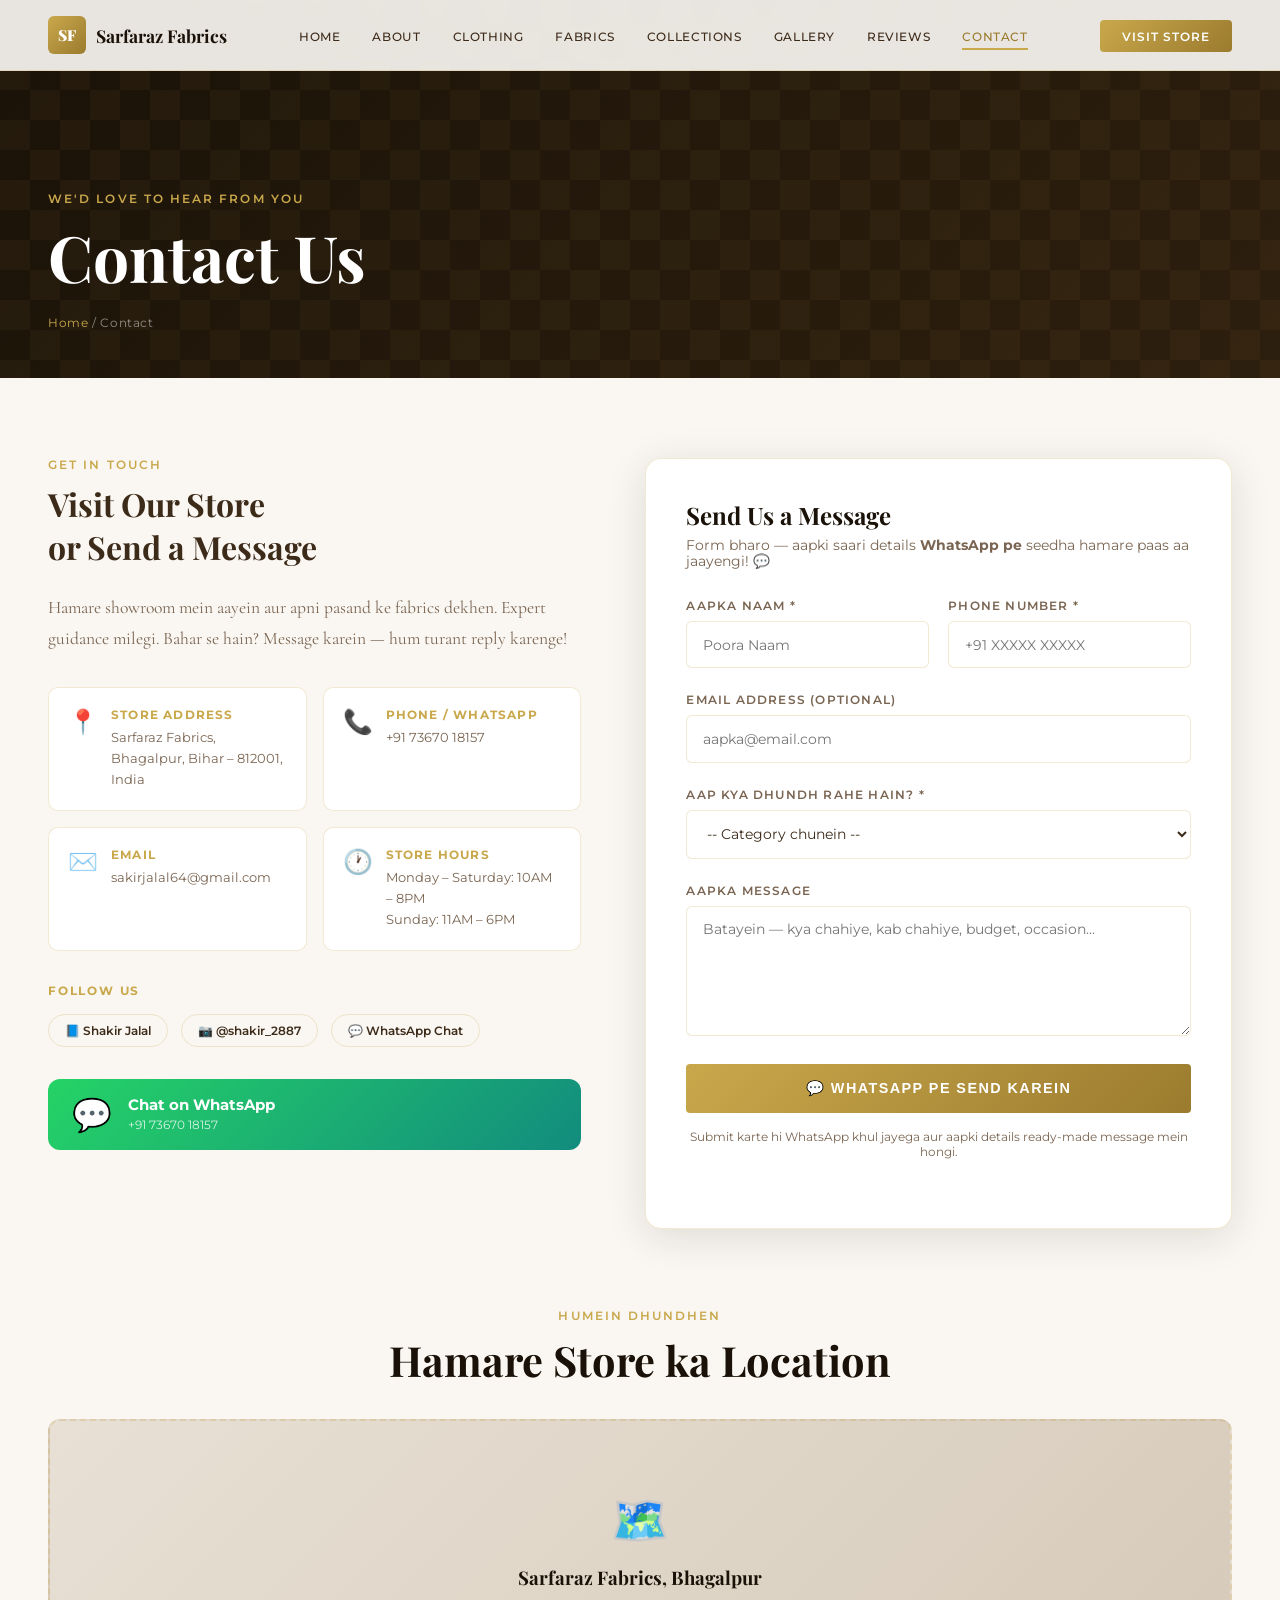
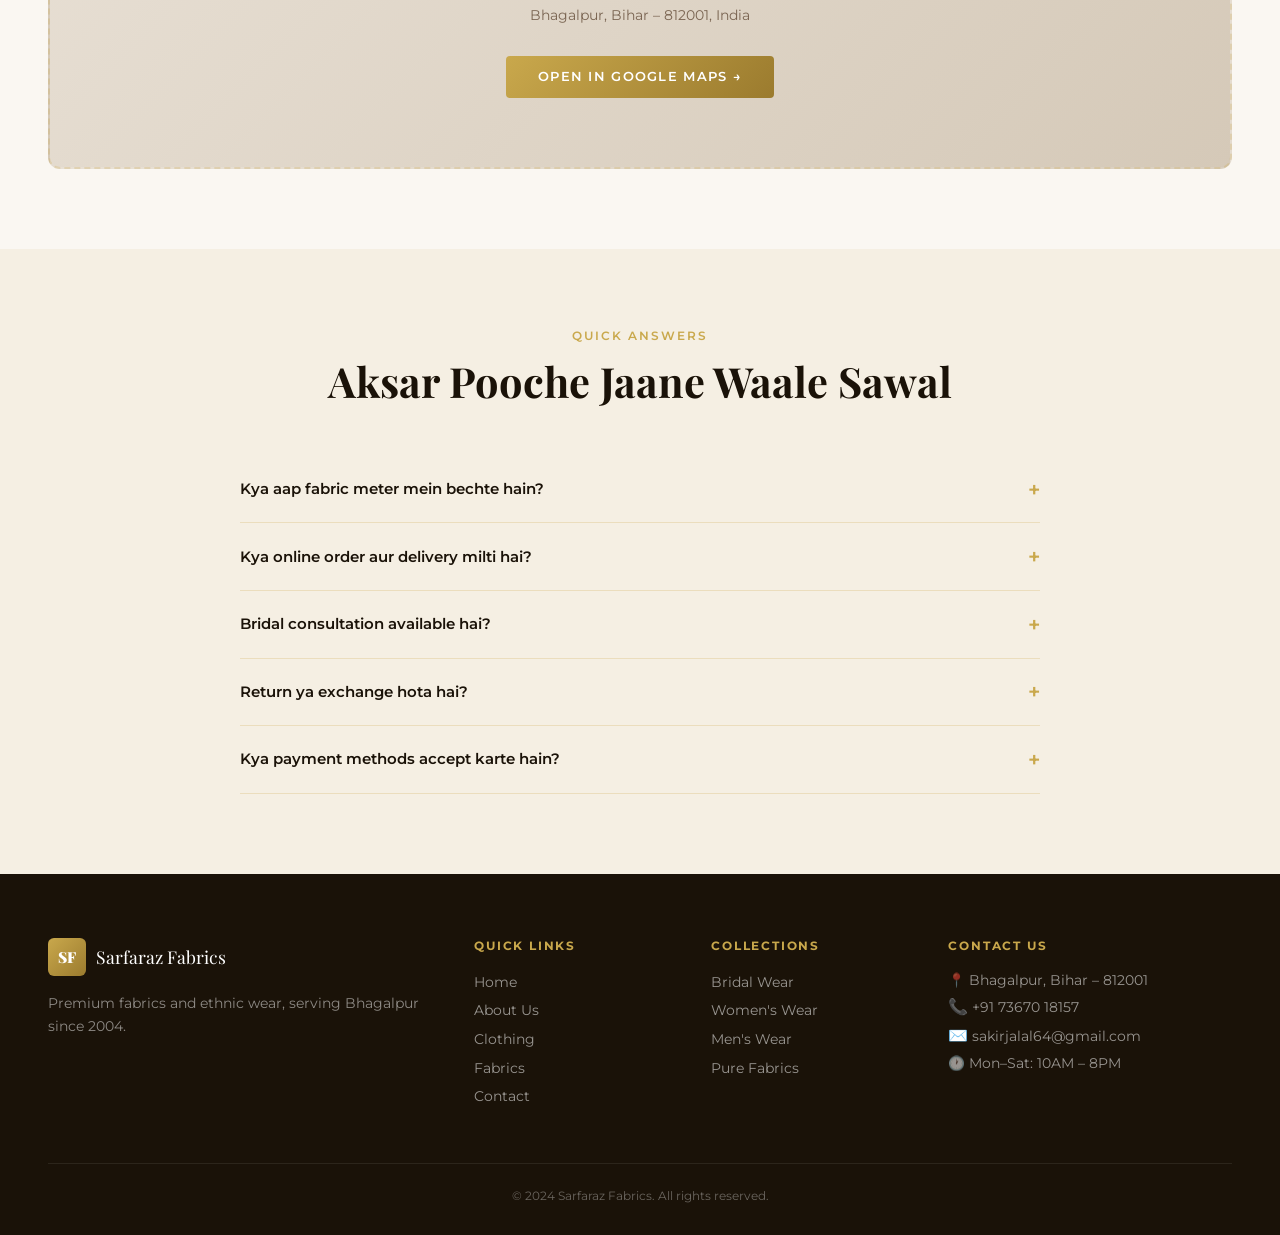
<file: contact.html>
<!DOCTYPE html>
<html lang="en">
<head>
  <meta charset="UTF-8"/><meta name="viewport" content="width=device-width, initial-scale=1.0"/>
  <title>Contact – Sarfaraz Fabrics</title>
  <link rel="stylesheet" href="styles.css"/>
  <link href="https://fonts.googleapis.com/css2?family=Playfair+Display:ital,wght@0,400;0,700;0,900;1,400&family=Cormorant+Garamond:wght@300;400;500&family=Montserrat:wght@300;400;500;600&display=swap" rel="stylesheet"/>
</head>
<body>
<nav class="navbar" id="navbar">
  <div class="nav-logo"><span class="logo-sf">SF</span><span class="logo-text">Sarfaraz Fabrics</span></div>
  <ul class="nav-links" id="navLinks">
    <li><a href="index.html">Home</a></li><li><a href="about.html">About</a></li>
    <li><a href="clothing.html">Clothing</a></li><li><a href="fabrics.html">Fabrics</a></li>
    <li><a href="collections.html">Collections</a></li><li><a href="gallery.html">Gallery</a></li>
    <li><a href="testimonials.html">Reviews</a></li><li><a href="contact.html" class="active">Contact</a></li>
  </ul>
  <div class="nav-actions"><a href="https://wa.me/917367018157" target="_blank" class="btn-nav">Visit Store</a><div class="hamburger" id="hamburger"><span></span><span></span><span></span></div></div>
</nav>

<section class="page-hero">
  <div class="page-hero-content">
    <p class="sec-tag">We'd Love to Hear From You</p>
    <h1>Contact Us</h1>
    <div class="breadcrumb"><a href="index.html">Home</a> / Contact</div>
  </div>
</section>

<section class="section-pad">
  <div class="container">
    <div class="contact-layout">

      <!-- Contact Info -->
      <div class="contact-info reveal">
        <p class="sec-tag">Get in Touch</p>
        <h2 style="font-size:2rem;margin-bottom:1.5rem;">Visit Our Store<br/>or Send a Message</h2>
        <p style="color:var(--text-light);line-height:1.8;font-family:'Cormorant Garamond',serif;font-size:1.1rem;margin-bottom:2rem;">
          Hamare showroom mein aayein aur apni pasand ke fabrics dekhen. Expert guidance milegi. Bahar se hain? Message karein — hum turant reply karenge!
        </p>

        <div class="contact-cards">
          <div class="contact-card">
            <div class="cc-icon">📍</div>
            <div>
              <h5>Store Address</h5>
              <p>Sarfaraz Fabrics,<br/>Bhagalpur, Bihar – 812001, India</p>
            </div>
          </div>
          <div class="contact-card">
            <div class="cc-icon">📞</div>
            <div>
              <h5>Phone / WhatsApp</h5>
              <p><a href="tel:+917367018157" style="color:inherit;text-decoration:none;">+91 73670 18157</a></p>
            </div>
          </div>
          <div class="contact-card">
            <div class="cc-icon">✉️</div>
            <div>
              <h5>Email</h5>
              <p><a href="mailto:sakirjalal64@gmail.com" style="color:inherit;text-decoration:none;">sakirjalal64@gmail.com</a></p>
            </div>
          </div>
          <div class="contact-card">
            <div class="cc-icon">🕐</div>
            <div>
              <h5>Store Hours</h5>
              <p>Monday – Saturday: 10AM – 8PM<br/>Sunday: 11AM – 6PM</p>
            </div>
          </div>
        </div>

        <!-- Social Links -->
        <div style="margin-top:2rem;">
          <h5 style="font-size:0.75rem;letter-spacing:0.15em;text-transform:uppercase;color:var(--gold);margin-bottom:1rem;">Follow Us</h5>
          <div style="display:flex;gap:0.8rem;flex-wrap:wrap;">
            <a class="social-btn" href="https://www.facebook.com/search/top?q=Shakir%20Jalal" target="_blank">📘 Shakir Jalal</a>
            <a class="social-btn" href="https://instagram.com/shakir_2887" target="_blank">📷 @shakir_2887</a>
            <a class="social-btn" href="https://wa.me/917367018157" target="_blank">💬 WhatsApp Chat</a>
          </div>
        </div>

        <!-- WhatsApp Direct Button -->
        <div style="margin-top:2rem;">
          <a href="https://wa.me/917367018157" target="_blank" class="whatsapp-big-btn">
            <span>💬</span>
            <div>
              <strong>Chat on WhatsApp</strong>
              <small>+91 73670 18157</small>
            </div>
          </a>
        </div>
      </div>

      <!-- Contact Form -->
      <div class="contact-form-wrap reveal">
        <div class="form-card">
          <h3>Send Us a Message</h3>
          <p>Form bharo — aapki saari details <strong>WhatsApp pe</strong> seedha hamare paas aa jaayengi! 💬</p>

          <form id="contactForm">
            <div class="form-row">
              <div class="form-group">
                <label>Aapka Naam *</label>
                <input type="text" id="fname" placeholder="Poora Naam" required/>
              </div>
              <div class="form-group">
                <label>Phone Number *</label>
                <input type="tel" id="fphone" placeholder="+91 XXXXX XXXXX" required/>
              </div>
            </div>
            <div class="form-group">
              <label>Email Address (optional)</label>
              <input type="email" id="femail" placeholder="aapka@email.com"/>
            </div>
            <div class="form-group">
              <label>Aap kya dhundh rahe hain? *</label>
              <select id="fcategory" required>
                <option value="">-- Category chunein --</option>
                <option>Bridal Sarees &amp; Lehengas</option>
                <option>Men's Sherwani / Kurta</option>
                <option>Salwar Suit Sets</option>
                <option>Pure Fabrics (by meter)</option>
                <option>Bulk / Wholesale Order</option>
                <option>Custom / Bespoke Order</option>
                <option>General Enquiry</option>
              </select>
            </div>
            <div class="form-group">
              <label>Aapka Message</label>
              <textarea id="fmessage" placeholder="Batayein — kya chahiye, kab chahiye, budget, occasion..."></textarea>
            </div>
            <button type="submit" class="btn-primary" style="width:100%;text-align:center;cursor:pointer;font-size:0.9rem;padding:1rem;">
              💬 WhatsApp pe Send Karein
            </button>
          </form>

          <p style="text-align:center;font-size:0.75rem;color:var(--text-light);margin-top:1rem;">
            Submit karte hi WhatsApp khul jayega aur aapki details ready-made message mein hongi.
          </p>
        </div>
      </div>

    </div>
  </div>
</section>

<!-- MAP SECTION -->
<section style="padding:0 3rem 5rem;">
  <div class="container">
    <div class="section-head" style="margin-bottom:2rem;">
      <p class="sec-tag">Humein Dhundhen</p>
      <h2>Hamare Store ka Location</h2>
    </div>
    <div class="map-placeholder">
      <div class="map-icon">🗺️</div>
      <h3 style="font-family:'Playfair Display',serif;color:var(--dark);">Sarfaraz Fabrics, Bhagalpur</h3>
      <p style="color:var(--text-light);font-size:0.88rem;">Bhagalpur, Bihar – 812001, India</p>
      <a href="https://maps.google.com/?q=Sarfaraz+Fabrics+Bhagalpur+Bihar+812001" target="_blank" class="btn-primary" style="margin-top:1rem;">Open in Google Maps →</a>
    </div>
  </div>
</section>

<!-- FAQ SECTION -->
<section class="section-pad" style="background:var(--ivory);">
  <div class="container">
    <div class="section-head"><p class="sec-tag">Quick Answers</p><h2>Aksar Pooche Jaane Waale Sawal</h2></div>
    <div class="faq-list">
      <div class="faq-item">
        <div class="faq-q" onclick="toggleFaq(this)"><span>Kya aap fabric meter mein bechte hain?</span><span class="faq-arrow">+</span></div>
        <div class="faq-a">Haan! Hum sare fabrics meter mein bechte hain. 1 meter se 100 meter tak — sab available hai. Bulk orders par special discount bhi milta hai.</div>
      </div>
      <div class="faq-item">
        <div class="faq-q" onclick="toggleFaq(this)"><span>Kya online order aur delivery milti hai?</span><span class="faq-arrow">+</span></div>
        <div class="faq-a">Abhi hum primarily physical store hain. Lekin aap WhatsApp par apni requirement share karein — outstation customers ke liye hum shipping discuss kar sakte hain.</div>
      </div>
      <div class="faq-item">
        <div class="faq-q" onclick="toggleFaq(this)"><span>Bridal consultation available hai?</span><span class="faq-arrow">+</span></div>
        <div class="faq-a">Bilkul! Appointment lekar aayein aur hum aapko poori bridal collection personally dikhayenge. WhatsApp par contact karein appointment ke liye.</div>
      </div>
      <div class="faq-item">
        <div class="faq-q" onclick="toggleFaq(this)"><span>Return ya exchange hota hai?</span><span class="faq-arrow">+</span></div>
        <div class="faq-a">Uncut, unwashed fabric 7 din mein exchange ho sakta hai original bill ke saath. Ready-made items 3 din mein exchange hote hain. Receipt zaroori hai.</div>
      </div>
      <div class="faq-item">
        <div class="faq-q" onclick="toggleFaq(this)"><span>Kya payment methods accept karte hain?</span><span class="faq-arrow">+</span></div>
        <div class="faq-a">Cash, GPay, PhonePe, Paytm, aur sare UPI apps. Debit/credit card bhi chalte hain. Bade orders ke liye installment bhi discuss ho sakti hai.</div>
      </div>
    </div>
  </div>
</section>

<footer class="footer">
  <div class="footer-grid">
    <div class="footer-brand"><div class="footer-logo"><span class="logo-sf">SF</span><span>Sarfaraz Fabrics</span></div><p>Premium fabrics and ethnic wear, serving Bhagalpur since 2004.</p></div>
    <div class="footer-col"><h5>Quick Links</h5><ul><li><a href="index.html">Home</a></li><li><a href="about.html">About Us</a></li><li><a href="clothing.html">Clothing</a></li><li><a href="fabrics.html">Fabrics</a></li><li><a href="contact.html">Contact</a></li></ul></div>
    <div class="footer-col"><h5>Collections</h5><ul><li><a href="collections.html">Bridal Wear</a></li><li><a href="clothing.html">Women's Wear</a></li><li><a href="clothing.html">Men's Wear</a></li><li><a href="fabrics.html">Pure Fabrics</a></li></ul></div>
    <div class="footer-col"><h5>Contact Us</h5><ul><li>📍 Bhagalpur, Bihar – 812001</li><li>📞 <a href="tel:+917367018157" style="color:rgba(255,255,255,0.55);text-decoration:none;">+91 73670 18157</a></li><li>✉️ <a href="mailto:sakirjalal64@gmail.com" style="color:rgba(255,255,255,0.55);text-decoration:none;">sakirjalal64@gmail.com</a></li><li>🕐 Mon–Sat: 10AM – 8PM</li></ul></div>
  </div>
  <div class="footer-bottom"><p>© 2024 Sarfaraz Fabrics. All rights reserved.</p></div>
</footer>

<style>
.contact-layout { display:grid; grid-template-columns:1fr 1.1fr; gap:4rem; align-items:start; }
.contact-cards { display:grid; grid-template-columns:1fr 1fr; gap:1rem; }
.contact-card { display:flex; align-items:flex-start; gap:0.8rem; background:white; border-radius:10px; padding:1.2rem; border:1px solid var(--border); }
.cc-icon { font-size:1.5rem; flex-shrink:0; }
.contact-card h5 { font-size:0.75rem; text-transform:uppercase; letter-spacing:0.1em; color:var(--gold); margin-bottom:0.3rem; }
.contact-card p { font-size:0.83rem; color:var(--text-light); line-height:1.6; }
.form-card { background:white; border-radius:16px; padding:2.5rem; border:1px solid var(--border); box-shadow:var(--shadow); }
.form-card h3 { font-family:'Playfair Display',serif; font-size:1.5rem; margin-bottom:0.4rem; color:var(--dark); }
.form-card > p { font-size:0.85rem; color:var(--text-light); margin-bottom:1.8rem; }
.social-btn { display:inline-flex; align-items:center; gap:0.4rem; padding:0.5rem 1rem; border:1.5px solid var(--border); border-radius:30px; font-size:0.75rem; font-weight:600; text-decoration:none; color:var(--text); transition:all 0.2s; }
.social-btn:hover { border-color:var(--gold); color:var(--gold-dark); }
.whatsapp-big-btn {
  display:flex; align-items:center; gap:1rem;
  background:linear-gradient(135deg,#25D366,#128C7E);
  border-radius:12px; padding:1rem 1.5rem;
  text-decoration:none; transition:all 0.3s;
}
.whatsapp-big-btn:hover { transform:translateY(-2px); box-shadow:0 8px 25px rgba(37,211,102,0.35); }
.whatsapp-big-btn span { font-size:2rem; }
.whatsapp-big-btn strong { display:block; color:white; font-size:0.95rem; }
.whatsapp-big-btn small { color:rgba(255,255,255,0.8); font-size:0.78rem; }
/* FAQ */
.faq-list { max-width:800px; margin:0 auto; }
.faq-item { border-bottom:1px solid var(--border); }
.faq-q { display:flex; justify-content:space-between; align-items:center; padding:1.3rem 0; cursor:pointer; font-weight:600; font-size:0.93rem; color:var(--dark); }
.faq-q:hover { color:var(--gold-dark); }
.faq-arrow { font-size:1.3rem; color:var(--gold); transition:transform 0.3s; flex-shrink:0; }
.faq-a { font-size:0.87rem; color:var(--text-light); line-height:1.75; padding-bottom:1.3rem; display:none; }
.faq-item.open .faq-arrow { transform:rotate(45deg); }
.faq-item.open .faq-a { display:block; }
@media(max-width:900px) {
  .contact-layout { grid-template-columns:1fr; }
  .contact-cards { grid-template-columns:1fr 1fr; }
}
@media(max-width:500px) { .contact-cards { grid-template-columns:1fr; } }
</style>

<script>
function toggleFaq(el) {
  const item = el.parentElement;
  document.querySelectorAll('.faq-item').forEach(i => { if(i !== item) i.classList.remove('open'); });
  item.classList.toggle('open');
}

// ── WHATSAPP FORM SUBMIT ──
document.getElementById('contactForm').addEventListener('submit', function(e) {
  e.preventDefault();

  const name     = document.getElementById('fname').value.trim();
  const phone    = document.getElementById('fphone').value.trim();
  const email    = document.getElementById('femail').value.trim();
  const category = document.getElementById('fcategory').value;
  const message  = document.getElementById('fmessage').value.trim();

  // Build WhatsApp message
  let waMsg = `🛍️ *New Enquiry – Sarfaraz Fabrics*\n\n`;
  waMsg += `👤 *Naam:* ${name}\n`;
  waMsg += `📞 *Phone:* ${phone}\n`;
  if (email) waMsg += `✉️ *Email:* ${email}\n`;
  waMsg += `🏷️ *Category:* ${category}\n`;
  if (message) waMsg += `💬 *Message:* ${message}\n`;
  waMsg += `\n_Sarfaraz Fabrics Website se aaya hai_`;

  const waNumber = '917367018157';
  const waURL = `https://wa.me/${waNumber}?text=${encodeURIComponent(waMsg)}`;

  // Open WhatsApp
  window.open(waURL, '_blank');

  // Visual feedback
  const btn = this.querySelector('button[type="submit"]');
  btn.textContent = '✅ WhatsApp Khul Raha Hai...';
  btn.style.background = '#25D366';
  setTimeout(() => {
    btn.textContent = '💬 WhatsApp pe Send Karein';
    btn.style.background = '';
    this.reset();
  }, 3000);
});
</script>
<script src="main.js"></script>
</body>
</html>
</file>
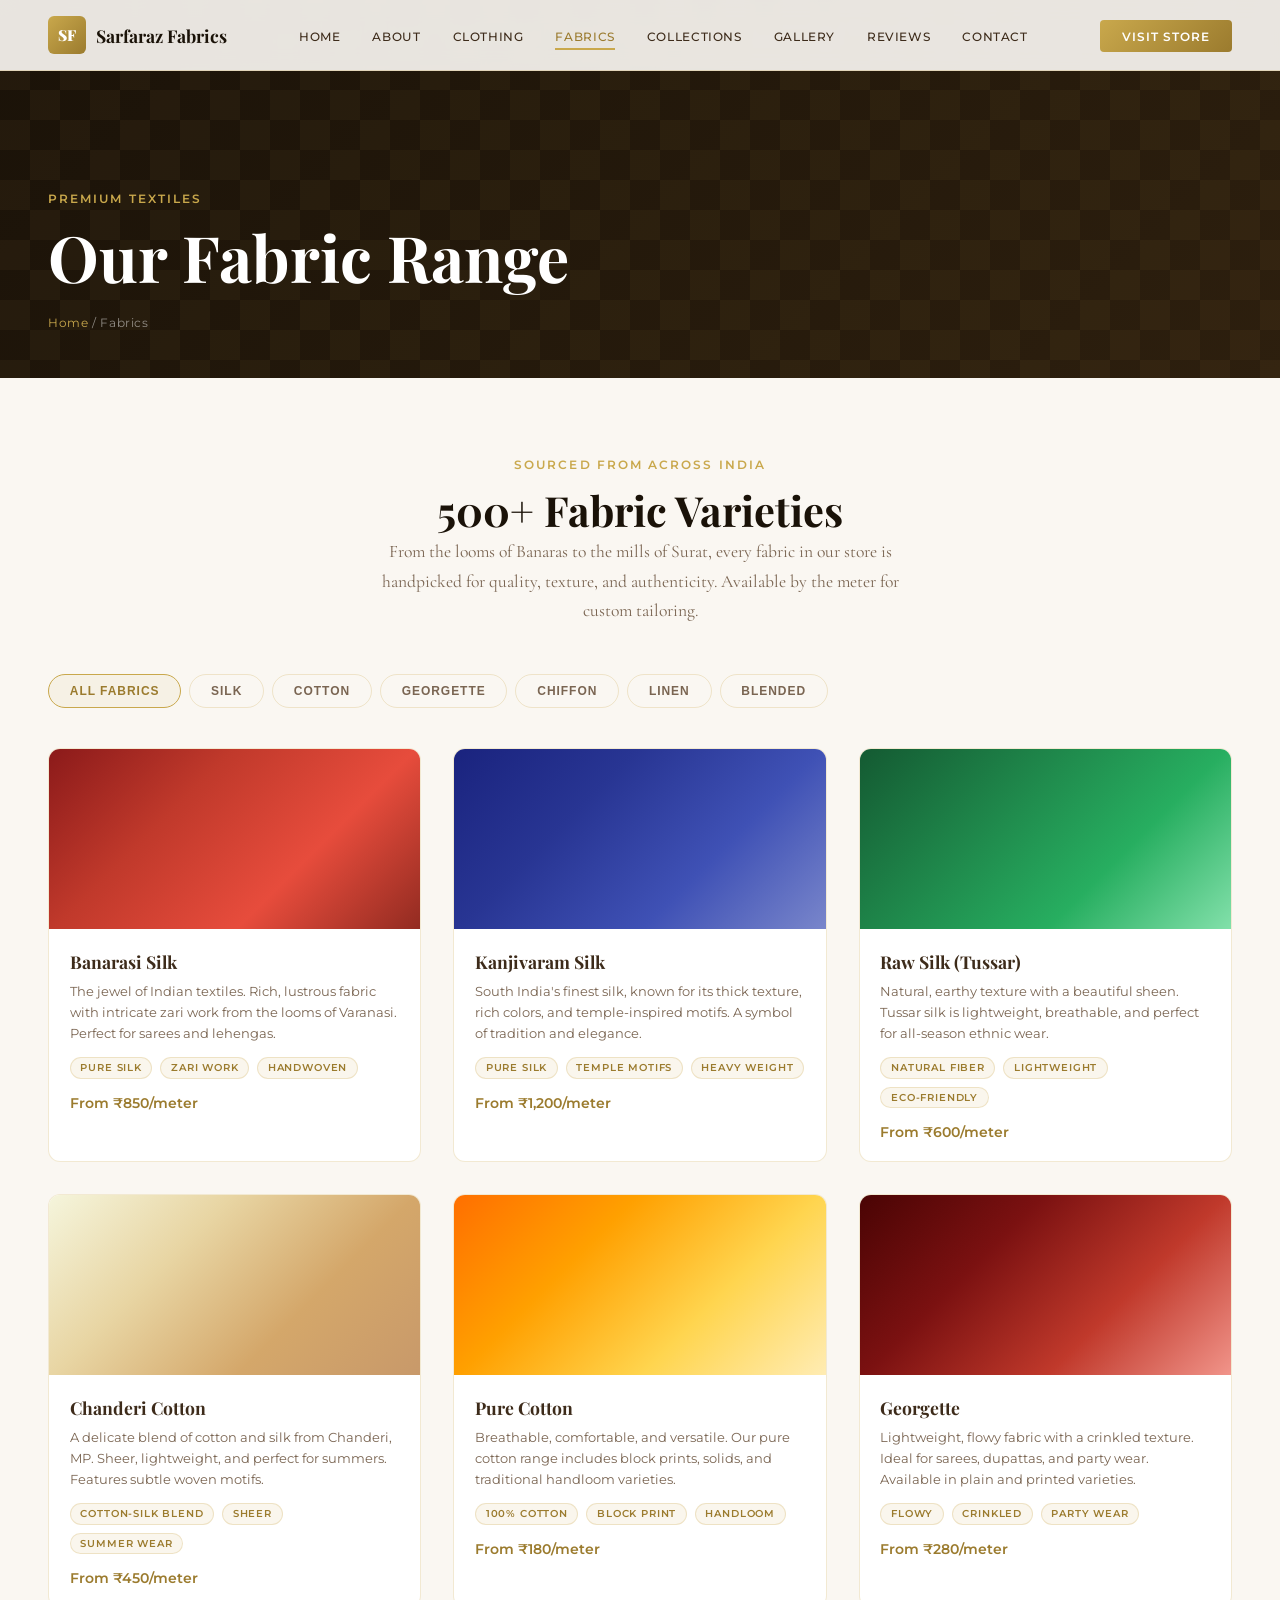
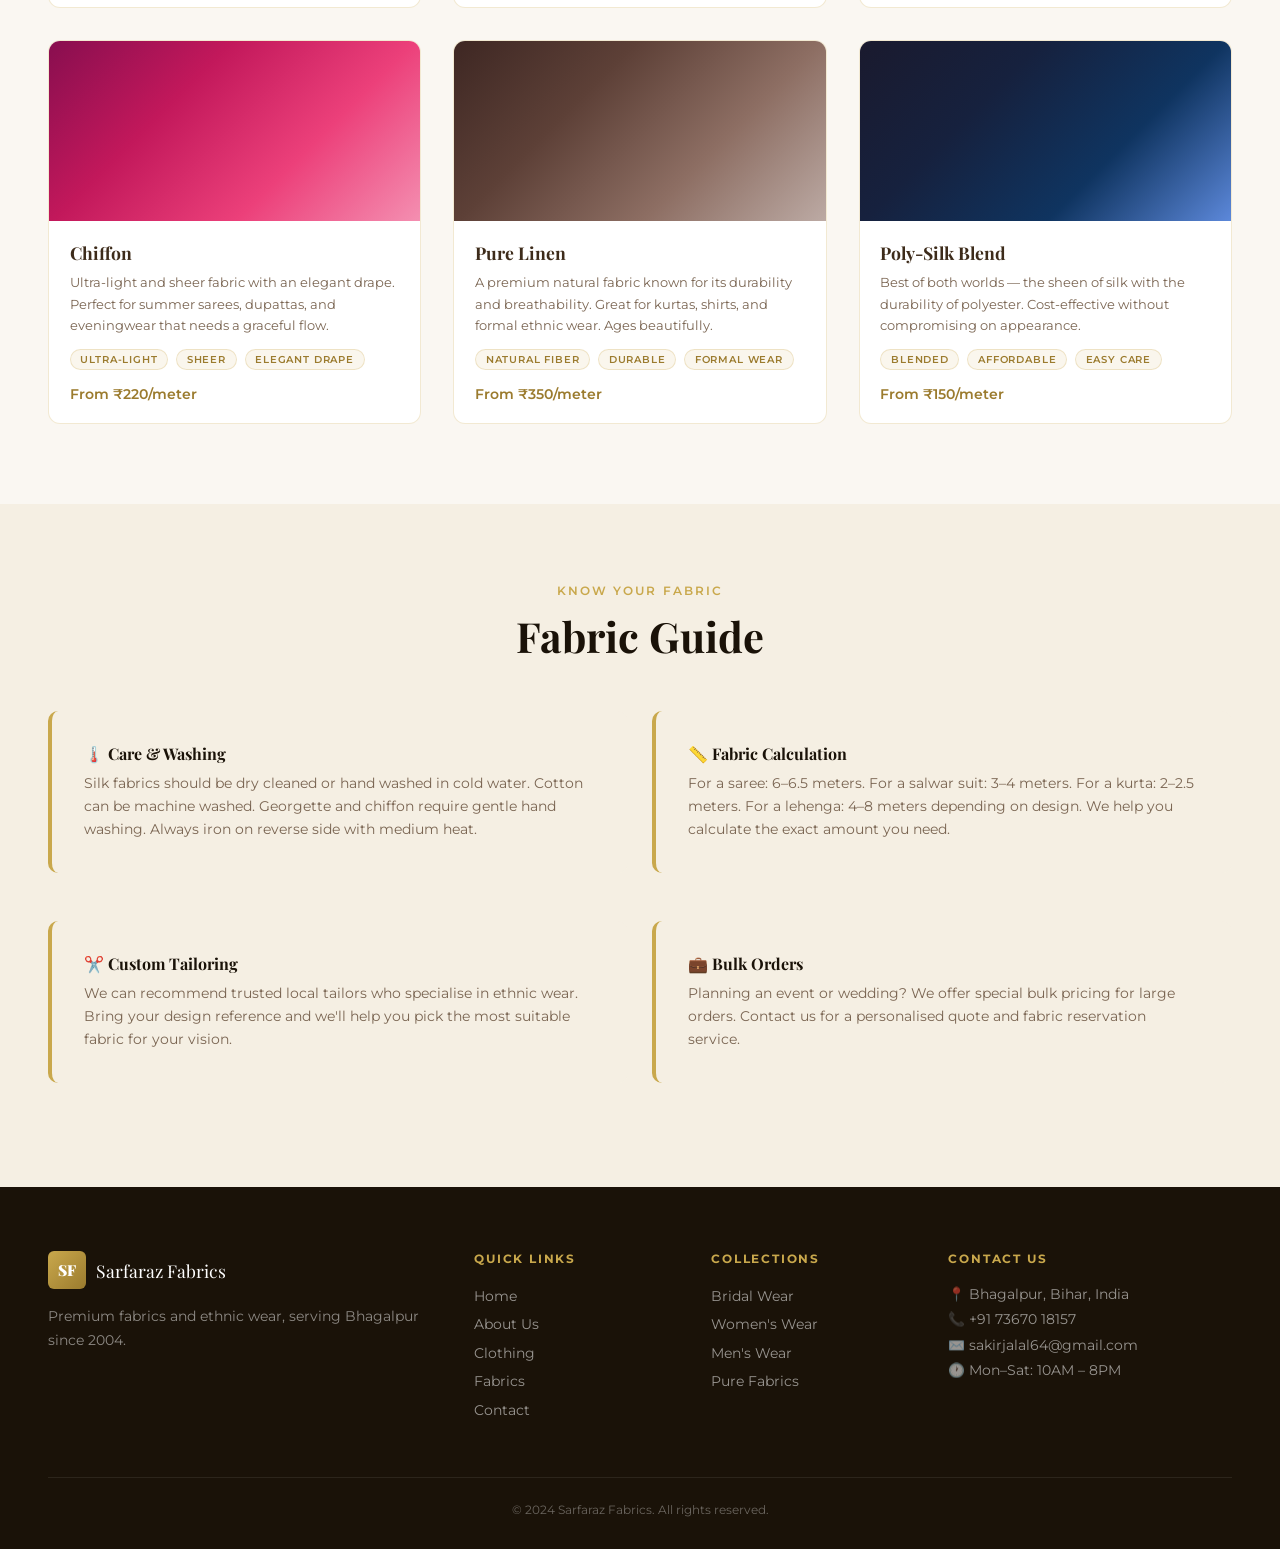
<file: fabrics.html>
<!DOCTYPE html>
<html lang="en">
<head>
  <meta charset="UTF-8"/><meta name="viewport" content="width=device-width, initial-scale=1.0"/>
  <title>Fabrics – Sarfaraz Fabrics</title>
  <link rel="stylesheet" href="styles.css"/>
  <link href="https://fonts.googleapis.com/css2?family=Playfair+Display:ital,wght@0,400;0,700;0,900;1,400&family=Cormorant+Garamond:wght@300;400;500&family=Montserrat:wght@300;400;500;600&display=swap" rel="stylesheet"/>
</head>
<body>
<nav class="navbar" id="navbar">
  <div class="nav-logo"><span class="logo-sf">SF</span><span class="logo-text">Sarfaraz Fabrics</span></div>
  <ul class="nav-links" id="navLinks">
    <li><a href="index.html">Home</a></li><li><a href="about.html">About</a></li>
    <li><a href="clothing.html">Clothing</a></li><li><a href="fabrics.html" class="active">Fabrics</a></li>
    <li><a href="collections.html">Collections</a></li><li><a href="gallery.html">Gallery</a></li>
    <li><a href="testimonials.html">Reviews</a></li><li><a href="contact.html">Contact</a></li>
  </ul>
  <div class="nav-actions"><a href="https://wa.me/917367018157" target="_blank" class="btn-nav">Visit Store</a><div class="hamburger" id="hamburger"><span></span><span></span><span></span></div></div>
</nav>

<section class="page-hero">
  <div class="page-hero-content">
    <p class="sec-tag">Premium Textiles</p>
    <h1>Our Fabric Range</h1>
    <div class="breadcrumb"><a href="index.html">Home</a> / Fabrics</div>
  </div>
</section>

<!-- INTRO -->
<section class="section-pad">
  <div class="container">
    <div class="section-head">
      <p class="sec-tag">Sourced from Across India</p>
      <h2>500+ Fabric Varieties</h2>
      <p style="max-width:560px;margin:0 auto;color:var(--text-light);font-family:'Cormorant Garamond',serif;font-size:1.1rem;line-height:1.7;">
        From the looms of Banaras to the mills of Surat, every fabric in our store is handpicked for quality, texture, and authenticity. Available by the meter for custom tailoring.
      </p>
    </div>

    <!-- Filter -->
    <div class="filter-tabs">
      <button class="filter-tab active" data-filter="all">All Fabrics</button>
      <button class="filter-tab" data-filter="silk">Silk</button>
      <button class="filter-tab" data-filter="cotton">Cotton</button>
      <button class="filter-tab" data-filter="georgette">Georgette</button>
      <button class="filter-tab" data-filter="chiffon">Chiffon</button>
      <button class="filter-tab" data-filter="linen">Linen</button>
      <button class="filter-tab" data-filter="blended">Blended</button>
    </div>

    <div class="fabric-detail-grid">

      <div class="fabric-detail-card reveal" data-category="silk">
        <div class="fabric-color-strip" style="background:linear-gradient(135deg,#8B1A1A,#C0392B,#E74C3C,#922B21);"></div>
        <div class="fabric-detail-info">
          <h4>Banarasi Silk</h4>
          <p>The jewel of Indian textiles. Rich, lustrous fabric with intricate zari work from the looms of Varanasi. Perfect for sarees and lehengas.</p>
          <div class="fabric-tags">
            <span class="fabric-tag">Pure Silk</span>
            <span class="fabric-tag">Zari Work</span>
            <span class="fabric-tag">Handwoven</span>
          </div>
          <div style="margin-top:1rem;font-size:0.85rem;font-weight:600;color:var(--gold-dark);">From ₹850/meter</div>
        </div>
      </div>

      <div class="fabric-detail-card reveal" data-category="silk">
        <div class="fabric-color-strip" style="background:linear-gradient(135deg,#1A237E,#283593,#3F51B5,#7986CB);"></div>
        <div class="fabric-detail-info">
          <h4>Kanjivaram Silk</h4>
          <p>South India's finest silk, known for its thick texture, rich colors, and temple-inspired motifs. A symbol of tradition and elegance.</p>
          <div class="fabric-tags">
            <span class="fabric-tag">Pure Silk</span>
            <span class="fabric-tag">Temple Motifs</span>
            <span class="fabric-tag">Heavy Weight</span>
          </div>
          <div style="margin-top:1rem;font-size:0.85rem;font-weight:600;color:var(--gold-dark);">From ₹1,200/meter</div>
        </div>
      </div>

      <div class="fabric-detail-card reveal" data-category="silk">
        <div class="fabric-color-strip" style="background:linear-gradient(135deg,#145A32,#1E8449,#27AE60,#82E0AA);"></div>
        <div class="fabric-detail-info">
          <h4>Raw Silk (Tussar)</h4>
          <p>Natural, earthy texture with a beautiful sheen. Tussar silk is lightweight, breathable, and perfect for all-season ethnic wear.</p>
          <div class="fabric-tags">
            <span class="fabric-tag">Natural Fiber</span>
            <span class="fabric-tag">Lightweight</span>
            <span class="fabric-tag">Eco-Friendly</span>
          </div>
          <div style="margin-top:1rem;font-size:0.85rem;font-weight:600;color:var(--gold-dark);">From ₹600/meter</div>
        </div>
      </div>

      <div class="fabric-detail-card reveal" data-category="cotton">
        <div class="fabric-color-strip" style="background:linear-gradient(135deg,#F5F5DC,#E8D5A3,#D4A76A,#C8996A);"></div>
        <div class="fabric-detail-info">
          <h4>Chanderi Cotton</h4>
          <p>A delicate blend of cotton and silk from Chanderi, MP. Sheer, lightweight, and perfect for summers. Features subtle woven motifs.</p>
          <div class="fabric-tags">
            <span class="fabric-tag">Cotton-Silk Blend</span>
            <span class="fabric-tag">Sheer</span>
            <span class="fabric-tag">Summer Wear</span>
          </div>
          <div style="margin-top:1rem;font-size:0.85rem;font-weight:600;color:var(--gold-dark);">From ₹450/meter</div>
        </div>
      </div>

      <div class="fabric-detail-card reveal" data-category="cotton">
        <div class="fabric-color-strip" style="background:linear-gradient(135deg,#FF6F00,#FFA000,#FFD54F,#FFECB3);"></div>
        <div class="fabric-detail-info">
          <h4>Pure Cotton</h4>
          <p>Breathable, comfortable, and versatile. Our pure cotton range includes block prints, solids, and traditional handloom varieties.</p>
          <div class="fabric-tags">
            <span class="fabric-tag">100% Cotton</span>
            <span class="fabric-tag">Block Print</span>
            <span class="fabric-tag">Handloom</span>
          </div>
          <div style="margin-top:1rem;font-size:0.85rem;font-weight:600;color:var(--gold-dark);">From ₹180/meter</div>
        </div>
      </div>

      <div class="fabric-detail-card reveal" data-category="georgette">
        <div class="fabric-color-strip" style="background:linear-gradient(135deg,#4A0404,#7B1111,#C0392B,#F1948A);"></div>
        <div class="fabric-detail-info">
          <h4>Georgette</h4>
          <p>Lightweight, flowy fabric with a crinkled texture. Ideal for sarees, dupattas, and party wear. Available in plain and printed varieties.</p>
          <div class="fabric-tags">
            <span class="fabric-tag">Flowy</span>
            <span class="fabric-tag">Crinkled</span>
            <span class="fabric-tag">Party Wear</span>
          </div>
          <div style="margin-top:1rem;font-size:0.85rem;font-weight:600;color:var(--gold-dark);">From ₹280/meter</div>
        </div>
      </div>

      <div class="fabric-detail-card reveal" data-category="chiffon">
        <div class="fabric-color-strip" style="background:linear-gradient(135deg,#880E4F,#C2185B,#EC407A,#F48FB1);"></div>
        <div class="fabric-detail-info">
          <h4>Chiffon</h4>
          <p>Ultra-light and sheer fabric with an elegant drape. Perfect for summer sarees, dupattas, and eveningwear that needs a graceful flow.</p>
          <div class="fabric-tags">
            <span class="fabric-tag">Ultra-Light</span>
            <span class="fabric-tag">Sheer</span>
            <span class="fabric-tag">Elegant Drape</span>
          </div>
          <div style="margin-top:1rem;font-size:0.85rem;font-weight:600;color:var(--gold-dark);">From ₹220/meter</div>
        </div>
      </div>

      <div class="fabric-detail-card reveal" data-category="linen">
        <div class="fabric-color-strip" style="background:linear-gradient(135deg,#3E2723,#5D4037,#8D6E63,#BCAAA4);"></div>
        <div class="fabric-detail-info">
          <h4>Pure Linen</h4>
          <p>A premium natural fabric known for its durability and breathability. Great for kurtas, shirts, and formal ethnic wear. Ages beautifully.</p>
          <div class="fabric-tags">
            <span class="fabric-tag">Natural Fiber</span>
            <span class="fabric-tag">Durable</span>
            <span class="fabric-tag">Formal Wear</span>
          </div>
          <div style="margin-top:1rem;font-size:0.85rem;font-weight:600;color:var(--gold-dark);">From ₹350/meter</div>
        </div>
      </div>

      <div class="fabric-detail-card reveal" data-category="blended">
        <div class="fabric-color-strip" style="background:linear-gradient(135deg,#1A1A2E,#16213E,#0F3460,#5C88DA);"></div>
        <div class="fabric-detail-info">
          <h4>Poly-Silk Blend</h4>
          <p>Best of both worlds — the sheen of silk with the durability of polyester. Cost-effective without compromising on appearance.</p>
          <div class="fabric-tags">
            <span class="fabric-tag">Blended</span>
            <span class="fabric-tag">Affordable</span>
            <span class="fabric-tag">Easy Care</span>
          </div>
          <div style="margin-top:1rem;font-size:0.85rem;font-weight:600;color:var(--gold-dark);">From ₹150/meter</div>
        </div>
      </div>

    </div>
  </div>
</section>

<!-- INFO SECTION -->
<section class="section-pad" style="background:var(--ivory);">
  <div class="container">
    <div class="section-head"><p class="sec-tag">Know Your Fabric</p><h2>Fabric Guide</h2></div>
    <div style="display:grid;grid-template-columns:1fr 1fr;gap:1.5rem;">
      <div class="info-box">
        <h4>🌡️ Care & Washing</h4>
        <p>Silk fabrics should be dry cleaned or hand washed in cold water. Cotton can be machine washed. Georgette and chiffon require gentle hand washing. Always iron on reverse side with medium heat.</p>
      </div>
      <div class="info-box">
        <h4>📏 Fabric Calculation</h4>
        <p>For a saree: 6–6.5 meters. For a salwar suit: 3–4 meters. For a kurta: 2–2.5 meters. For a lehenga: 4–8 meters depending on design. We help you calculate the exact amount you need.</p>
      </div>
      <div class="info-box">
        <h4>✂️ Custom Tailoring</h4>
        <p>We can recommend trusted local tailors who specialise in ethnic wear. Bring your design reference and we'll help you pick the most suitable fabric for your vision.</p>
      </div>
      <div class="info-box">
        <h4>💼 Bulk Orders</h4>
        <p>Planning an event or wedding? We offer special bulk pricing for large orders. Contact us for a personalised quote and fabric reservation service.</p>
      </div>
    </div>
  </div>
</section>

<footer class="footer">
  <div class="footer-grid">
    <div class="footer-brand"><div class="footer-logo"><span class="logo-sf">SF</span><span>Sarfaraz Fabrics</span></div><p>Premium fabrics and ethnic wear, serving Bhagalpur since 2004.</p></div>
    <div class="footer-col"><h5>Quick Links</h5><ul><li><a href="index.html">Home</a></li><li><a href="about.html">About Us</a></li><li><a href="clothing.html">Clothing</a></li><li><a href="fabrics.html">Fabrics</a></li><li><a href="contact.html">Contact</a></li></ul></div>
    <div class="footer-col"><h5>Collections</h5><ul><li><a href="collections.html">Bridal Wear</a></li><li><a href="clothing.html">Women's Wear</a></li><li><a href="clothing.html">Men's Wear</a></li><li><a href="fabrics.html">Pure Fabrics</a></li></ul></div>
    <div class="footer-col"><h5>Contact Us</h5><ul><li>📍 Bhagalpur, Bihar, India</li><li>📞 +91 73670 18157</li><li>✉️ sakirjalal64@gmail.com</li><li>🕐 Mon–Sat: 10AM – 8PM</li></ul></div>
  </div>
  <div class="footer-bottom"><p>© 2024 Sarfaraz Fabrics. All rights reserved.</p></div>
</footer>
<script src="main.js"></script>
</body>
</html>
</file>
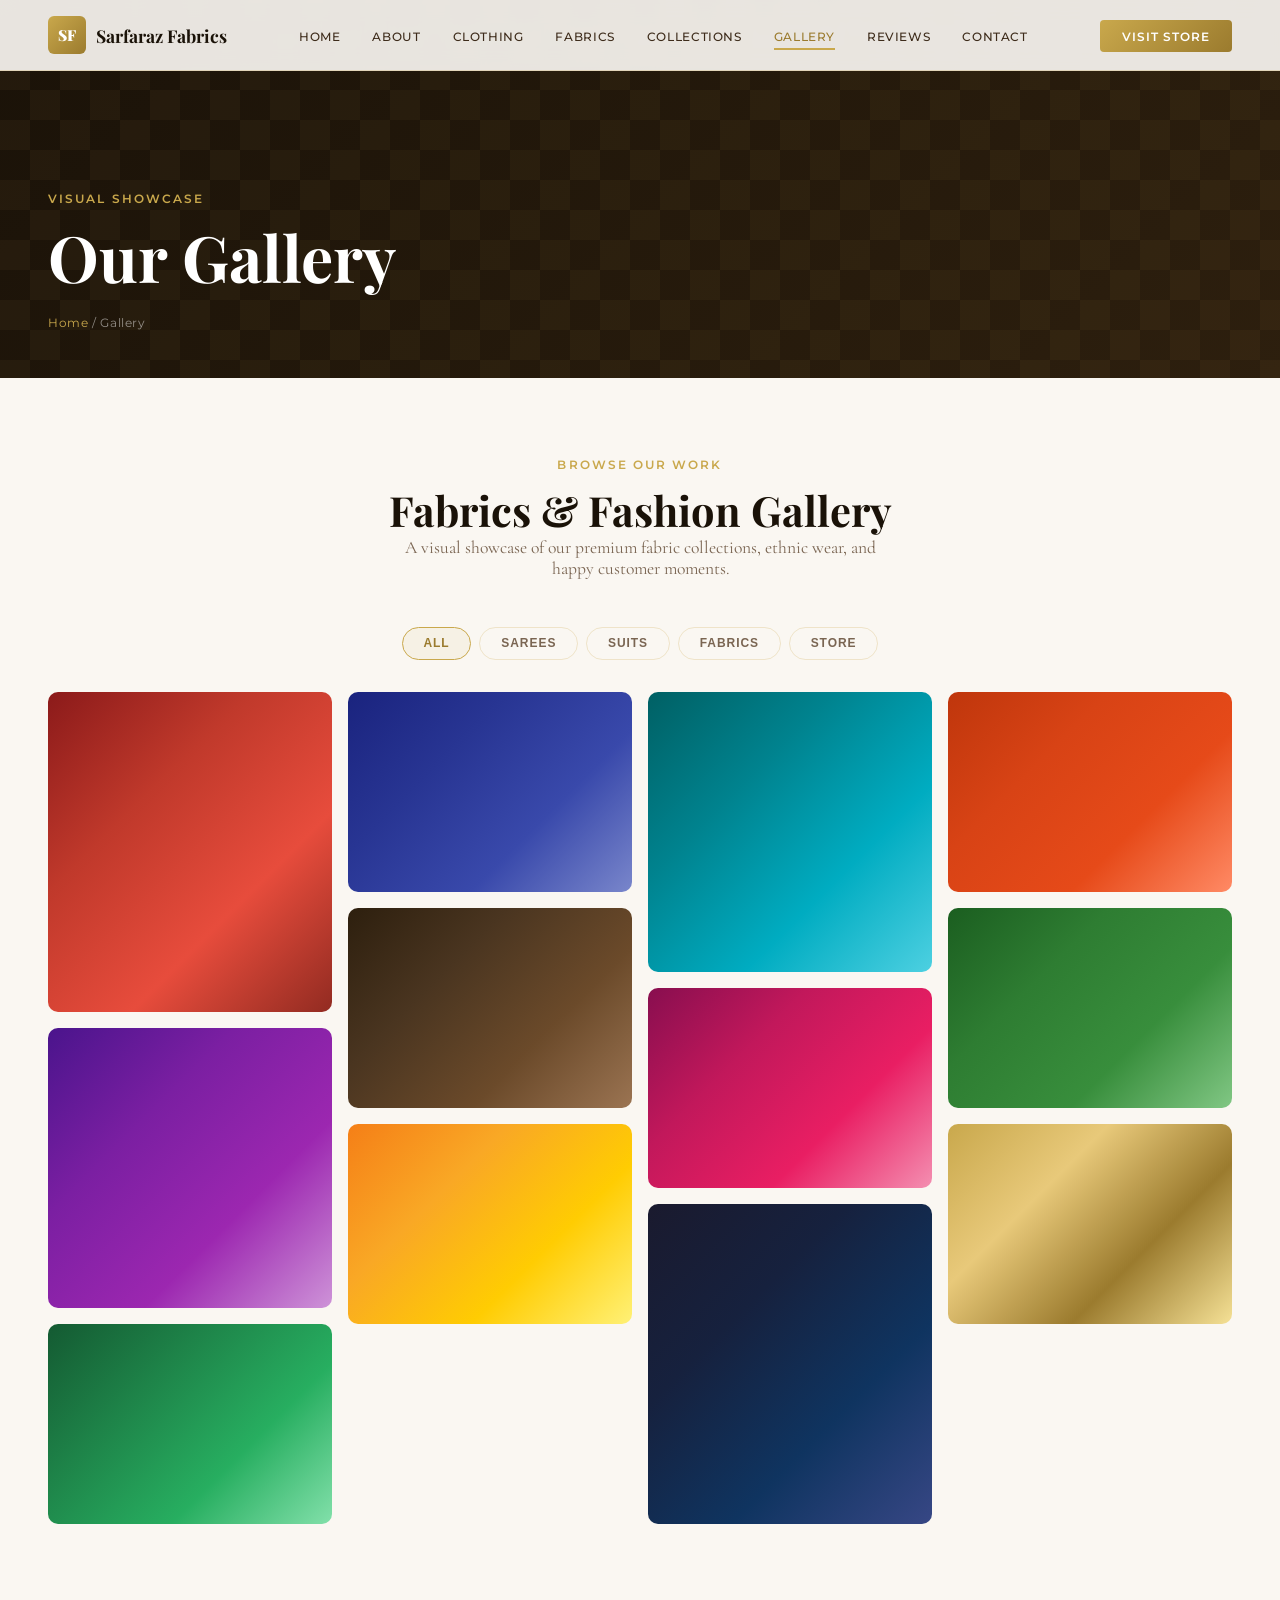
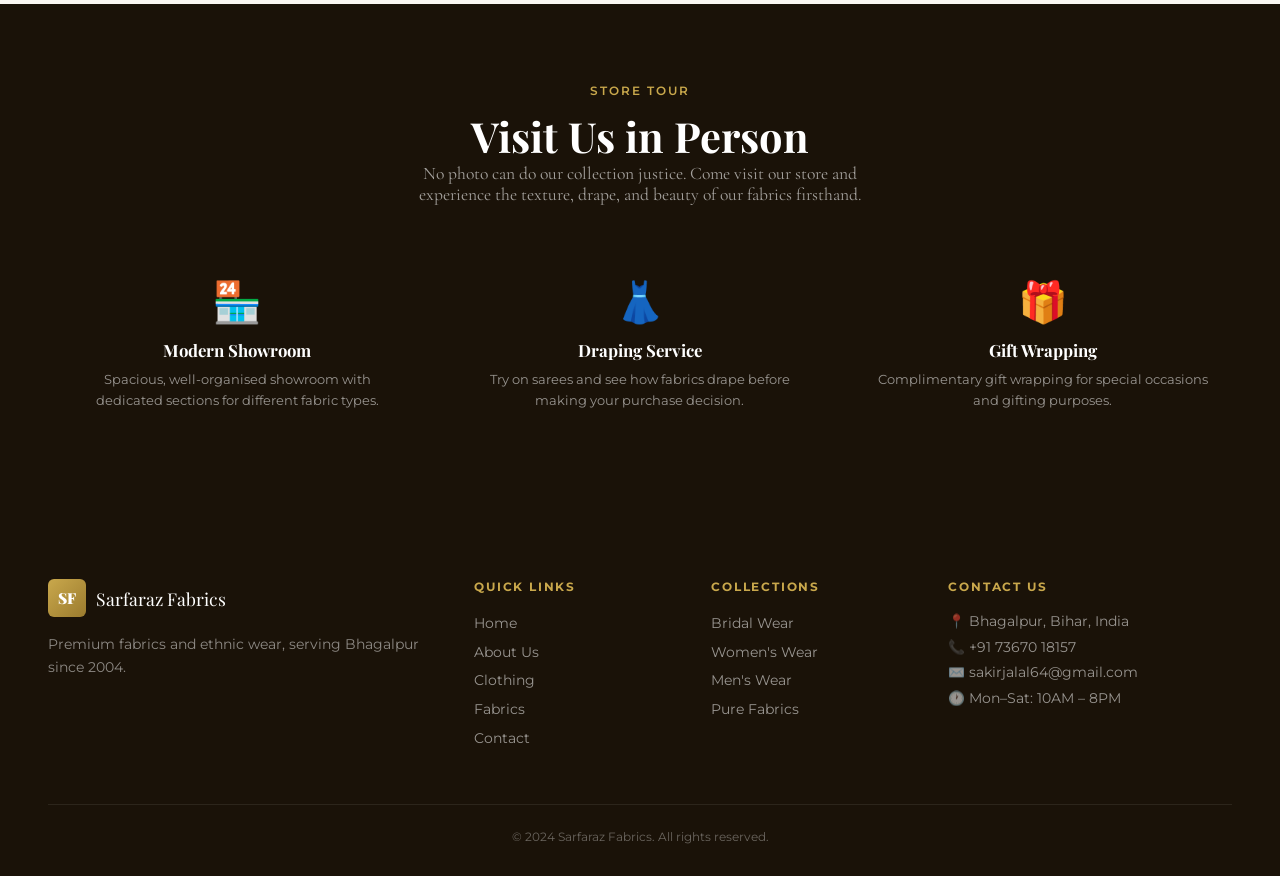
<file: gallery.html>
<!DOCTYPE html>
<html lang="en">
<head>
  <meta charset="UTF-8"/><meta name="viewport" content="width=device-width, initial-scale=1.0"/>
  <title>Gallery – Sarfaraz Fabrics</title>
  <link rel="stylesheet" href="styles.css"/>
  <link href="https://fonts.googleapis.com/css2?family=Playfair+Display:ital,wght@0,400;0,700;0,900;1,400&family=Cormorant+Garamond:wght@300;400;500&family=Montserrat:wght@300;400;500;600&display=swap" rel="stylesheet"/>
</head>
<body>
<nav class="navbar" id="navbar">
  <div class="nav-logo"><span class="logo-sf">SF</span><span class="logo-text">Sarfaraz Fabrics</span></div>
  <ul class="nav-links" id="navLinks">
    <li><a href="index.html">Home</a></li><li><a href="about.html">About</a></li>
    <li><a href="clothing.html">Clothing</a></li><li><a href="fabrics.html">Fabrics</a></li>
    <li><a href="collections.html">Collections</a></li><li><a href="gallery.html" class="active">Gallery</a></li>
    <li><a href="testimonials.html">Reviews</a></li><li><a href="contact.html">Contact</a></li>
  </ul>
  <div class="nav-actions"><a href="https://wa.me/917367018157" target="_blank" class="btn-nav">Visit Store</a><div class="hamburger" id="hamburger"><span></span><span></span><span></span></div></div>
</nav>

<section class="page-hero">
  <div class="page-hero-content">
    <p class="sec-tag">Visual Showcase</p>
    <h1>Our Gallery</h1>
    <div class="breadcrumb"><a href="index.html">Home</a> / Gallery</div>
  </div>
</section>

<section class="section-pad">
  <div class="container">
    <div class="section-head">
      <p class="sec-tag">Browse Our Work</p>
      <h2>Fabrics & Fashion Gallery</h2>
      <p style="max-width:500px;margin:0 auto;color:var(--text-light);font-family:'Cormorant Garamond',serif;font-size:1.1rem;">
        A visual showcase of our premium fabric collections, ethnic wear, and happy customer moments.
      </p>
    </div>

    <!-- Gallery Filter -->
    <div class="filter-tabs" style="justify-content:center;margin-bottom:2rem;">
      <button class="filter-tab active" data-gfilter="all">All</button>
      <button class="filter-tab" data-gfilter="sarees">Sarees</button>
      <button class="filter-tab" data-gfilter="suits">Suits</button>
      <button class="filter-tab" data-gfilter="fabrics">Fabrics</button>
      <button class="filter-tab" data-gfilter="store">Store</button>
    </div>

    <!-- Masonry Gallery -->
    <div class="gallery-masonry" id="galleryGrid">

      <div class="gal-item gi-large" data-gcat="sarees">
        <div class="gal-bg" style="background:linear-gradient(135deg,#8B1A1A,#C0392B,#E74C3C,#922B21);"></div>
        <div class="gal-label"><span>Banarasi Bridal Saree</span></div>
      </div>

      <div class="gal-item gi-tall" data-gcat="suits">
        <div class="gal-bg" style="background:linear-gradient(135deg,#4A148C,#7B1FA2,#9C27B0,#CE93D8);"></div>
        <div class="gal-label"><span>Anarkali Suit</span></div>
      </div>

      <div class="gal-item" data-gcat="fabrics">
        <div class="gal-bg" style="background:linear-gradient(135deg,#145A32,#1E8449,#27AE60,#82E0AA);"></div>
        <div class="gal-label"><span>Raw Silk Fabric</span></div>
      </div>

      <div class="gal-item" data-gcat="sarees">
        <div class="gal-bg" style="background:linear-gradient(135deg,#1A237E,#283593,#3949AB,#7986CB);"></div>
        <div class="gal-label"><span>Kanjivaram Silk</span></div>
      </div>

      <div class="gal-item gi-wide" data-gcat="store">
        <div class="gal-bg" style="background:linear-gradient(135deg,#2D1F0E,#4A3520,#6B4A2A,#9B7452);"></div>
        <div class="gal-label"><span>Our Showroom</span></div>
      </div>

      <div class="gal-item" data-gcat="fabrics">
        <div class="gal-bg" style="background:linear-gradient(135deg,#F57F17,#F9A825,#FFCC02,#FFF176);"></div>
        <div class="gal-label"><span>Chanderi Cotton</span></div>
      </div>

      <div class="gal-item gi-tall" data-gcat="sarees">
        <div class="gal-bg" style="background:linear-gradient(135deg,#006064,#00838F,#00ACC1,#4DD0E1);"></div>
        <div class="gal-label"><span>Georgette Saree</span></div>
      </div>

      <div class="gal-item" data-gcat="suits">
        <div class="gal-bg" style="background:linear-gradient(135deg,#880E4F,#C2185B,#E91E63,#F48FB1);"></div>
        <div class="gal-label"><span>Bridal Lehenga</span></div>
      </div>

      <div class="gal-item gi-large" data-gcat="store">
        <div class="gal-bg" style="background:linear-gradient(135deg,#1A1A2E,#16213E,#0F3460,#374785);"></div>
        <div class="gal-label"><span>Fabric Display Area</span></div>
      </div>

      <div class="gal-item" data-gcat="fabrics">
        <div class="gal-bg" style="background:linear-gradient(135deg,#BF360C,#D84315,#E64A19,#FF8A65);"></div>
        <div class="gal-label"><span>Silk Blend</span></div>
      </div>

      <div class="gal-item" data-gcat="suits">
        <div class="gal-bg" style="background:linear-gradient(135deg,#1B5E20,#2E7D32,#388E3C,#81C784);"></div>
        <div class="gal-label"><span>Groom's Sherwani</span></div>
      </div>

      <div class="gal-item gi-wide" data-gcat="sarees">
        <div class="gal-bg" style="background:linear-gradient(135deg,#C9A84C,#E8C97A,#9B7B2E,#F5E196);"></div>
        <div class="gal-label"><span>Golden Silk Saree</span></div>
      </div>

    </div>
  </div>
</section>

<!-- Video/Store section -->
<section class="section-pad" style="background:var(--dark);">
  <div class="container">
    <div class="section-head">
      <p class="sec-tag" style="color:var(--gold);">Store Tour</p>
      <h2 style="color:white;">Visit Us in Person</h2>
      <p style="max-width:500px;margin:0 auto;color:rgba(255,255,255,0.6);font-family:'Cormorant Garamond',serif;font-size:1.1rem;">
        No photo can do our collection justice. Come visit our store and experience the texture, drape, and beauty of our fabrics firsthand.
      </p>
    </div>
    <div style="display:grid;grid-template-columns:repeat(3,1fr);gap:1.5rem;margin-top:2rem;">
      <div class="store-feature">
        <div class="sf-icon">🏪</div>
        <h4>Modern Showroom</h4>
        <p>Spacious, well-organised showroom with dedicated sections for different fabric types.</p>
      </div>
      <div class="store-feature">
        <div class="sf-icon">👗</div>
        <h4>Draping Service</h4>
        <p>Try on sarees and see how fabrics drape before making your purchase decision.</p>
      </div>
      <div class="store-feature">
        <div class="sf-icon">🎁</div>
        <h4>Gift Wrapping</h4>
        <p>Complimentary gift wrapping for special occasions and gifting purposes.</p>
      </div>
    </div>
  </div>
</section>

<footer class="footer">
  <div class="footer-grid">
    <div class="footer-brand"><div class="footer-logo"><span class="logo-sf">SF</span><span>Sarfaraz Fabrics</span></div><p>Premium fabrics and ethnic wear, serving Bhagalpur since 2004.</p></div>
    <div class="footer-col"><h5>Quick Links</h5><ul><li><a href="index.html">Home</a></li><li><a href="about.html">About Us</a></li><li><a href="clothing.html">Clothing</a></li><li><a href="fabrics.html">Fabrics</a></li><li><a href="contact.html">Contact</a></li></ul></div>
    <div class="footer-col"><h5>Collections</h5><ul><li><a href="collections.html">Bridal Wear</a></li><li><a href="clothing.html">Women's Wear</a></li><li><a href="clothing.html">Men's Wear</a></li><li><a href="fabrics.html">Pure Fabrics</a></li></ul></div>
    <div class="footer-col"><h5>Contact Us</h5><ul><li>📍 Bhagalpur, Bihar, India</li><li>📞 +91 73670 18157</li><li>✉️ sakirjalal64@gmail.com</li><li>🕐 Mon–Sat: 10AM – 8PM</li></ul></div>
  </div>
  <div class="footer-bottom"><p>© 2024 Sarfaraz Fabrics. All rights reserved.</p></div>
</footer>

<style>
/* Masonry Gallery */
.gallery-masonry {
  columns: 4;
  column-gap: 1rem;
}
.gal-item {
  break-inside: avoid;
  margin-bottom: 1rem;
  border-radius: 10px;
  overflow: hidden;
  position: relative;
  cursor: pointer;
  height: 200px;
}
.gal-item.gi-large { height: 320px; }
.gal-item.gi-tall { height: 280px; }
.gal-item.gi-wide { column-span: none; }
.gal-bg { width:100%; height:100%; transition:transform 0.5s ease; }
.gal-item:hover .gal-bg { transform:scale(1.05); }
.gal-label {
  position:absolute; bottom:0; left:0; right:0;
  background:linear-gradient(to top, rgba(0,0,0,0.7) 0%, transparent 100%);
  padding:1rem 0.8rem 0.7rem;
  opacity:0; transition:opacity 0.3s ease;
}
.gal-item:hover .gal-label { opacity:1; }
.gal-label span { color:white; font-size:0.78rem; font-weight:600; letter-spacing:0.05em; }
/* Store features */
.store-feature { text-align:center; padding:1.5rem; }
.sf-icon { font-size:2.5rem; margin-bottom:0.8rem; }
.store-feature h4 { font-family:'Playfair Display',serif; font-size:1.05rem; color:white; margin-bottom:0.5rem; }
.store-feature p { font-size:0.83rem; color:rgba(255,255,255,0.55); line-height:1.6; }
@media(max-width:900px) { .gallery-masonry { columns:3; } }
@media(max-width:600px) { .gallery-masonry { columns:2; } }
</style>

<script>
// Gallery filter
const gfilterTabs = document.querySelectorAll('[data-gfilter]');
gfilterTabs.forEach(tab => {
  tab.addEventListener('click', () => {
    gfilterTabs.forEach(t => t.classList.remove('active'));
    tab.classList.add('active');
    const filter = tab.dataset.gfilter;
    document.querySelectorAll('.gal-item').forEach(item => {
      if (filter === 'all' || item.dataset.gcat === filter) {
        item.style.display = 'block';
      } else {
        item.style.display = 'none';
      }
    });
  });
});
</script>
<script src="main.js"></script>
</body>
</html>
</file>
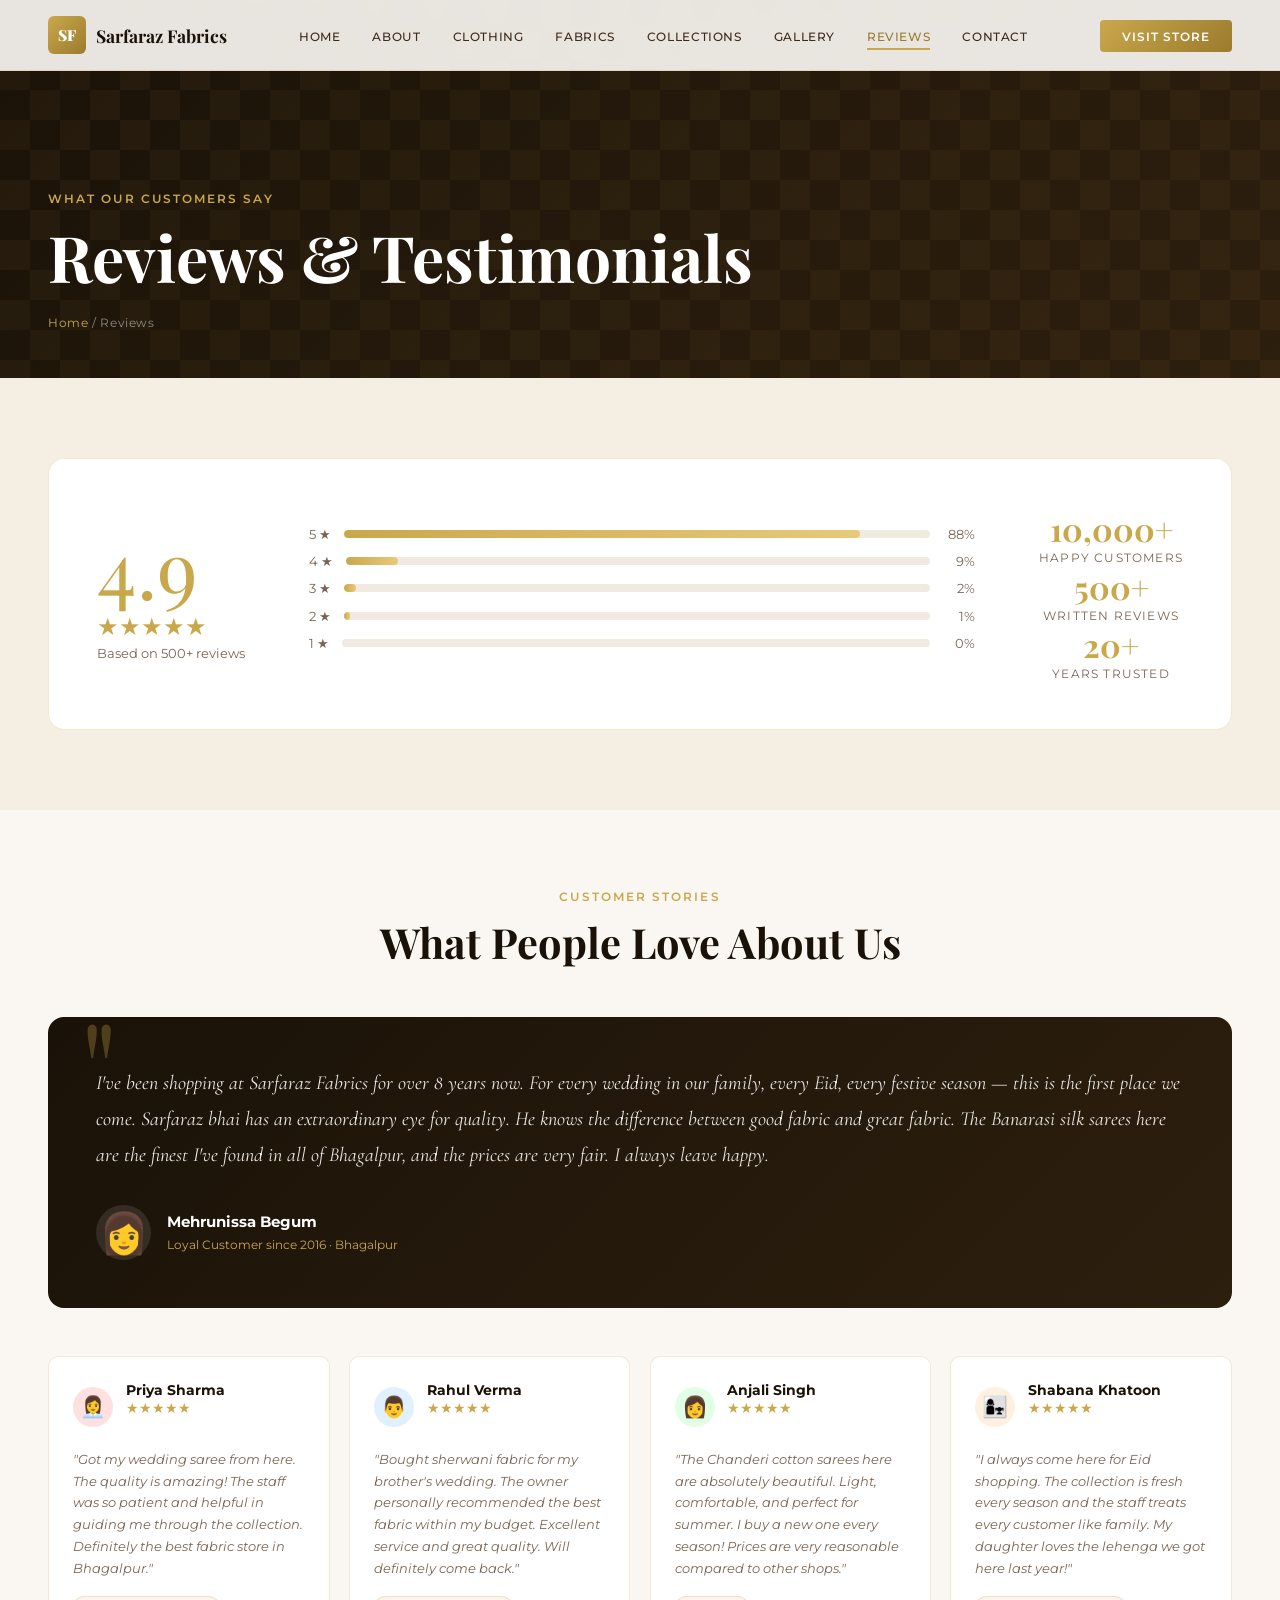
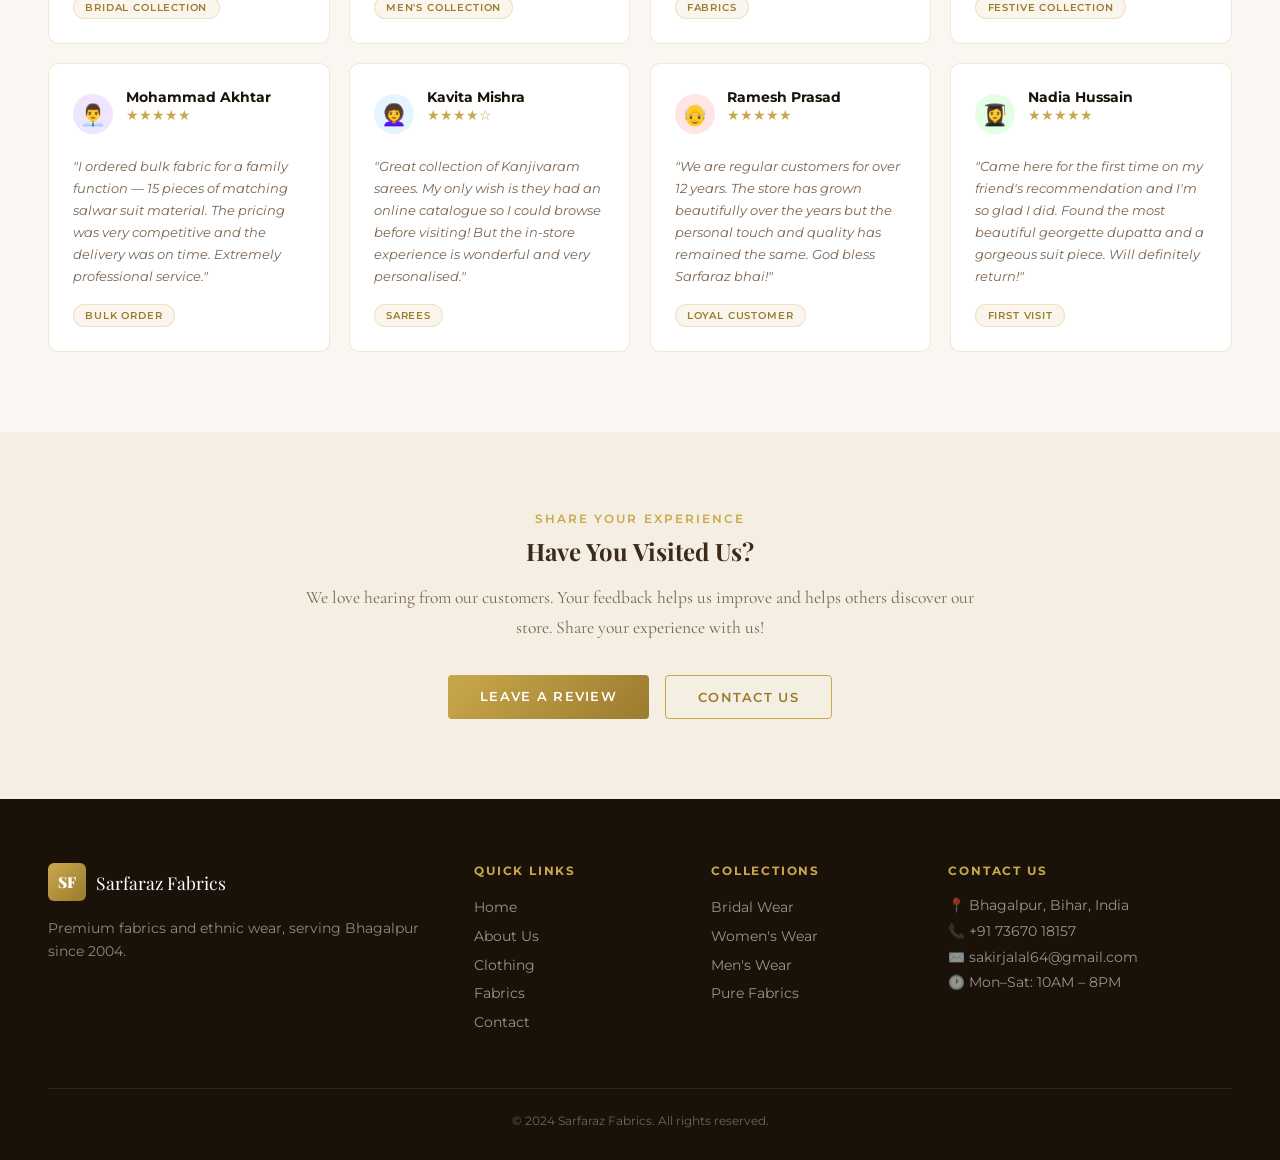
<file: testimonials.html>
<!DOCTYPE html>
<html lang="en">
<head>
  <meta charset="UTF-8"/><meta name="viewport" content="width=device-width, initial-scale=1.0"/>
  <title>Reviews – Sarfaraz Fabrics</title>
  <link rel="stylesheet" href="styles.css"/>
  <link href="https://fonts.googleapis.com/css2?family=Playfair+Display:ital,wght@0,400;0,700;0,900;1,400&family=Cormorant+Garamond:wght@300;400;500&family=Montserrat:wght@300;400;500;600&display=swap" rel="stylesheet"/>
</head>
<body>
<nav class="navbar" id="navbar">
  <div class="nav-logo"><span class="logo-sf">SF</span><span class="logo-text">Sarfaraz Fabrics</span></div>
  <ul class="nav-links" id="navLinks">
    <li><a href="index.html">Home</a></li><li><a href="about.html">About</a></li>
    <li><a href="clothing.html">Clothing</a></li><li><a href="fabrics.html">Fabrics</a></li>
    <li><a href="collections.html">Collections</a></li><li><a href="gallery.html">Gallery</a></li>
    <li><a href="testimonials.html" class="active">Reviews</a></li><li><a href="contact.html">Contact</a></li>
  </ul>
  <div class="nav-actions"><a href="https://wa.me/917367018157" target="_blank" class="btn-nav">Visit Store</a><div class="hamburger" id="hamburger"><span></span><span></span><span></span></div></div>
</nav>

<section class="page-hero">
  <div class="page-hero-content">
    <p class="sec-tag">What Our Customers Say</p>
    <h1>Reviews & Testimonials</h1>
    <div class="breadcrumb"><a href="index.html">Home</a> / Reviews</div>
  </div>
</section>

<!-- RATING OVERVIEW -->
<section class="section-pad" style="background:var(--ivory);">
  <div class="container">
    <div class="rating-overview">
      <div class="rating-big">
        <div class="rating-num">4.9</div>
        <div class="rating-stars">★★★★★</div>
        <div class="rating-count">Based on 500+ reviews</div>
      </div>
      <div class="rating-bars">
        <div class="rbar-row"><span>5 ★</span><div class="rbar"><div class="rbar-fill" style="width:88%"></div></div><span>88%</span></div>
        <div class="rbar-row"><span>4 ★</span><div class="rbar"><div class="rbar-fill" style="width:9%"></div></div><span>9%</span></div>
        <div class="rbar-row"><span>3 ★</span><div class="rbar"><div class="rbar-fill" style="width:2%"></div></div><span>2%</span></div>
        <div class="rbar-row"><span>2 ★</span><div class="rbar"><div class="rbar-fill" style="width:1%"></div></div><span>1%</span></div>
        <div class="rbar-row"><span>1 ★</span><div class="rbar"><div class="rbar-fill" style="width:0%"></div></div><span>0%</span></div>
      </div>
      <div class="rating-stats">
        <div class="rs-item"><h4>10,000+</h4><p>Happy Customers</p></div>
        <div class="rs-item"><h4>500+</h4><p>Written Reviews</p></div>
        <div class="rs-item"><h4>20+</h4><p>Years Trusted</p></div>
      </div>
    </div>
  </div>
</section>

<!-- FEATURED TESTIMONIALS -->
<section class="section-pad">
  <div class="container">
    <div class="section-head"><p class="sec-tag">Customer Stories</p><h2>What People Love About Us</h2></div>

    <!-- Large feature review -->
    <div class="featured-review reveal">
      <div class="fr-quote">"</div>
      <p class="fr-text">I've been shopping at Sarfaraz Fabrics for over 8 years now. For every wedding in our family, every Eid, every festive season — this is the first place we come. Sarfaraz bhai has an extraordinary eye for quality. He knows the difference between good fabric and great fabric. The Banarasi silk sarees here are the finest I've found in all of Bhagalpur, and the prices are very fair. I always leave happy.</p>
      <div class="fr-author">
        <div class="fr-avatar">👩</div>
        <div>
          <strong>Mehrunissa Begum</strong>
          <span>Loyal Customer since 2016 · Bhagalpur</span>
        </div>
      </div>
    </div>

    <!-- Review Grid -->
    <div class="review-grid-2" style="margin-top:3rem;">

      <div class="review-card-2 reveal">
        <div class="rc2-head">
          <div class="rc2-avatar" style="background:#FFE0E0;">👩‍💼</div>
          <div>
            <strong>Priya Sharma</strong>
            <div class="stars" style="font-size:0.9rem;">★★★★★</div>
          </div>
        </div>
        <p>"Got my wedding saree from here. The quality is amazing! The staff was so patient and helpful in guiding me through the collection. Definitely the best fabric store in Bhagalpur."</p>
        <div class="rc2-tag">Bridal Collection</div>
      </div>

      <div class="review-card-2 reveal">
        <div class="rc2-head">
          <div class="rc2-avatar" style="background:#E0F0FF;">👨</div>
          <div>
            <strong>Rahul Verma</strong>
            <div class="stars" style="font-size:0.9rem;">★★★★★</div>
          </div>
        </div>
        <p>"Bought sherwani fabric for my brother's wedding. The owner personally recommended the best fabric within my budget. Excellent service and great quality. Will definitely come back."</p>
        <div class="rc2-tag">Men's Collection</div>
      </div>

      <div class="review-card-2 reveal">
        <div class="rc2-head">
          <div class="rc2-avatar" style="background:#E0FFE5;">👩</div>
          <div>
            <strong>Anjali Singh</strong>
            <div class="stars" style="font-size:0.9rem;">★★★★★</div>
          </div>
        </div>
        <p>"The Chanderi cotton sarees here are absolutely beautiful. Light, comfortable, and perfect for summer. I buy a new one every season! Prices are very reasonable compared to other shops."</p>
        <div class="rc2-tag">Fabrics</div>
      </div>

      <div class="review-card-2 reveal">
        <div class="rc2-head">
          <div class="rc2-avatar" style="background:#FFF0E0;">👩‍👧</div>
          <div>
            <strong>Shabana Khatoon</strong>
            <div class="stars" style="font-size:0.9rem;">★★★★★</div>
          </div>
        </div>
        <p>"I always come here for Eid shopping. The collection is fresh every season and the staff treats every customer like family. My daughter loves the lehenga we got here last year!"</p>
        <div class="rc2-tag">Festive Collection</div>
      </div>

      <div class="review-card-2 reveal">
        <div class="rc2-head">
          <div class="rc2-avatar" style="background:#F0E5FF;">👨‍💼</div>
          <div>
            <strong>Mohammad Akhtar</strong>
            <div class="stars" style="font-size:0.9rem;">★★★★★</div>
          </div>
        </div>
        <p>"I ordered bulk fabric for a family function — 15 pieces of matching salwar suit material. The pricing was very competitive and the delivery was on time. Extremely professional service."</p>
        <div class="rc2-tag">Bulk Order</div>
      </div>

      <div class="review-card-2 reveal">
        <div class="rc2-head">
          <div class="rc2-avatar" style="background:#E5F5FF;">👩‍🦱</div>
          <div>
            <strong>Kavita Mishra</strong>
            <div class="stars" style="font-size:0.9rem;">★★★★☆</div>
          </div>
        </div>
        <p>"Great collection of Kanjivaram sarees. My only wish is they had an online catalogue so I could browse before visiting! But the in-store experience is wonderful and very personalised."</p>
        <div class="rc2-tag">Sarees</div>
      </div>

      <div class="review-card-2 reveal">
        <div class="rc2-head">
          <div class="rc2-avatar" style="background:#FFE5E5;">👴</div>
          <div>
            <strong>Ramesh Prasad</strong>
            <div class="stars" style="font-size:0.9rem;">★★★★★</div>
          </div>
        </div>
        <p>"We are regular customers for over 12 years. The store has grown beautifully over the years but the personal touch and quality has remained the same. God bless Sarfaraz bhai!"</p>
        <div class="rc2-tag">Loyal Customer</div>
      </div>

      <div class="review-card-2 reveal">
        <div class="rc2-head">
          <div class="rc2-avatar" style="background:#E5FFE5;">👩‍🎓</div>
          <div>
            <strong>Nadia Hussain</strong>
            <div class="stars" style="font-size:0.9rem;">★★★★★</div>
          </div>
        </div>
        <p>"Came here for the first time on my friend's recommendation and I'm so glad I did. Found the most beautiful georgette dupatta and a gorgeous suit piece. Will definitely return!"</p>
        <div class="rc2-tag">First Visit</div>
      </div>

    </div>
  </div>
</section>

<!-- LEAVE REVIEW CTA -->
<section class="section-pad" style="background:var(--ivory);">
  <div class="container" style="max-width:700px;text-align:center;">
    <p class="sec-tag">Share Your Experience</p>
    <h2 style="margin-bottom:1rem;">Have You Visited Us?</h2>
    <p style="color:var(--text-light);font-family:'Cormorant Garamond',serif;font-size:1.1rem;line-height:1.7;margin-bottom:2rem;">We love hearing from our customers. Your feedback helps us improve and helps others discover our store. Share your experience with us!</p>
    <div style="display:flex;gap:1rem;justify-content:center;flex-wrap:wrap;">
      <a href="contact.html" class="btn-primary">Leave a Review</a>
      <a href="contact.html" class="btn-outline">Contact Us</a>
    </div>
  </div>
</section>

<footer class="footer">
  <div class="footer-grid">
    <div class="footer-brand"><div class="footer-logo"><span class="logo-sf">SF</span><span>Sarfaraz Fabrics</span></div><p>Premium fabrics and ethnic wear, serving Bhagalpur since 2004.</p></div>
    <div class="footer-col"><h5>Quick Links</h5><ul><li><a href="index.html">Home</a></li><li><a href="about.html">About Us</a></li><li><a href="clothing.html">Clothing</a></li><li><a href="fabrics.html">Fabrics</a></li><li><a href="contact.html">Contact</a></li></ul></div>
    <div class="footer-col"><h5>Collections</h5><ul><li><a href="collections.html">Bridal Wear</a></li><li><a href="clothing.html">Women's Wear</a></li><li><a href="clothing.html">Men's Wear</a></li><li><a href="fabrics.html">Pure Fabrics</a></li></ul></div>
    <div class="footer-col"><h5>Contact Us</h5><ul><li>📍 Bhagalpur, Bihar, India</li><li>📞 +91 73670 18157</li><li>✉️ sakirjalal64@gmail.com</li><li>🕐 Mon–Sat: 10AM – 8PM</li></ul></div>
  </div>
  <div class="footer-bottom"><p>© 2024 Sarfaraz Fabrics. All rights reserved.</p></div>
</footer>

<style>
.rating-overview { display:grid; grid-template-columns:auto 1fr auto; gap:4rem; align-items:center; background:white; border-radius:16px; padding:3rem; border:1px solid var(--border); }
.rating-num { font-family:'Playfair Display',serif; font-size:5rem; color:var(--gold); line-height:1; }
.rating-stars { font-size:1.5rem; color:var(--gold); margin:0.3rem 0; }
.rating-count { font-size:0.8rem; color:var(--text-light); }
.rbar-row { display:flex; align-items:center; gap:0.8rem; margin-bottom:0.7rem; font-size:0.82rem; color:var(--text-light); }
.rbar { flex:1; height:8px; background:#f0eae0; border-radius:10px; overflow:hidden; }
.rbar-fill { height:100%; background:linear-gradient(90deg,var(--gold),var(--gold-light)); border-radius:10px; }
.rbar-row span:last-child { width:32px; text-align:right; }
.rs-item { text-align:center; }
.rs-item h4 { font-family:'Playfair Display',serif; font-size:2rem; color:var(--gold); }
.rs-item p { font-size:0.75rem; color:var(--text-light); text-transform:uppercase; letter-spacing:0.1em; }
.featured-review { background:linear-gradient(135deg,var(--dark),var(--dark-brown)); border-radius:16px; padding:3rem; position:relative; overflow:hidden; }
.fr-quote { font-family:'Playfair Display',serif; font-size:8rem; color:var(--gold); opacity:0.3; position:absolute; top:-1rem; left:2rem; line-height:1; }
.fr-text { font-family:'Cormorant Garamond',serif; font-size:1.25rem; color:rgba(255,255,255,0.9); line-height:1.8; font-style:italic; margin-bottom:2rem; position:relative; }
.fr-author { display:flex; align-items:center; gap:1rem; }
.fr-avatar { font-size:2.5rem; width:55px; height:55px; background:rgba(255,255,255,0.1); border-radius:50%; display:flex; align-items:center; justify-content:center; }
.fr-author strong { display:block; color:white; font-size:0.95rem; margin-bottom:0.2rem; }
.fr-author span { font-size:0.75rem; color:var(--gold); }
.review-grid-2 { display:grid; grid-template-columns:repeat(4,1fr); gap:1.2rem; }
.review-card-2 { background:white; border-radius:10px; padding:1.5rem; border:1px solid var(--border); transition:all 0.3s; }
.review-card-2:hover { transform:translateY(-4px); box-shadow:var(--shadow); border-color:var(--gold); }
.rc2-head { display:flex; align-items:center; gap:0.8rem; margin-bottom:1rem; }
.rc2-avatar { width:40px; height:40px; border-radius:50%; display:flex; align-items:center; justify-content:center; font-size:1.3rem; flex-shrink:0; }
.rc2-head strong { display:block; font-size:0.9rem; color:var(--dark); }
.review-card-2 > p { font-size:0.83rem; color:var(--text-light); line-height:1.65; font-style:italic; margin-bottom:1rem; }
.rc2-tag { display:inline-block; font-size:0.65rem; font-weight:600; padding:0.25rem 0.7rem; border-radius:20px; background:rgba(201,168,76,0.1); color:var(--gold-dark); border:1px solid var(--border); text-transform:uppercase; letter-spacing:0.08em; }
@media(max-width:1100px) { .review-grid-2 { grid-template-columns:repeat(2,1fr); } }
@media(max-width:768px) {
  .rating-overview { grid-template-columns:1fr; gap:2rem; }
  .review-grid-2 { grid-template-columns:1fr; }
  .rating-stats { display:flex; gap:2rem; justify-content:center; }
}
</style>
<script src="main.js"></script>
</body>
</html>
</file>
<file: styles.css>
/* ========================================
   SARFARAZ FABRICS — GLOBAL STYLES
   ======================================== */

:root {
  --gold: #C9A84C;
  --gold-light: #E8C97A;
  --gold-dark: #9B7B2E;
  --cream: #FAF7F2;
  --ivory: #F5EFE3;
  --dark: #1A1208;
  --dark-brown: #2D1F0E;
  --mid-brown: #6B4A2A;
  --text: #3D2B1A;
  --text-light: #7A6552;
  --white: #FFFFFF;
  --border: rgba(201,168,76,0.25);
  --shadow: 0 8px 40px rgba(26,18,8,0.12);
  --shadow-lg: 0 20px 60px rgba(26,18,8,0.2);
}

* { margin: 0; padding: 0; box-sizing: border-box; }

html { scroll-behavior: smooth; }

body {
  font-family: 'Montserrat', sans-serif;
  background: var(--cream);
  color: var(--text);
  overflow-x: hidden;
}

/* ── TYPOGRAPHY ── */
h1, h2, h3 { font-family: 'Playfair Display', serif; }
em { font-style: italic; color: var(--gold); }

/* ── NAVBAR ── */
.navbar {
  position: fixed; top: 0; left: 0; right: 0; z-index: 1000;
  display: flex; align-items: center; justify-content: space-between;
  padding: 1rem 3rem;
  background: rgba(250,247,242,0.92);
  backdrop-filter: blur(12px);
  border-bottom: 1px solid var(--border);
  transition: all 0.3s ease;
}
.navbar.scrolled {
  padding: 0.7rem 3rem;
  box-shadow: 0 4px 30px rgba(26,18,8,0.08);
}
.nav-logo {
  display: flex; align-items: center; gap: 10px;
  font-family: 'Playfair Display', serif;
  font-size: 1.1rem; font-weight: 700; color: var(--dark);
  text-decoration: none;
}
.logo-sf {
  width: 38px; height: 38px;
  background: linear-gradient(135deg, var(--gold), var(--gold-dark));
  border-radius: 6px;
  display: flex; align-items: center; justify-content: center;
  font-size: 0.95rem; color: white; font-weight: 900; letter-spacing: 0.5px;
}
.nav-links {
  display: flex; gap: 0.2rem; list-style: none; align-items: center;
}
.nav-links a {
  padding: 0.5rem 0.9rem;
  font-size: 0.78rem; font-weight: 500; letter-spacing: 0.05em;
  color: var(--text); text-decoration: none; text-transform: uppercase;
  transition: color 0.2s;
  position: relative;
}
.nav-links a::after {
  content: ''; position: absolute; bottom: 2px; left: 50%; right: 50%;
  height: 1.5px; background: var(--gold); transition: all 0.3s ease;
}
.nav-links a:hover::after, .nav-links a.active::after { left: 0.9rem; right: 0.9rem; }
.nav-links a:hover, .nav-links a.active { color: var(--gold-dark); }
.btn-nav {
  padding: 0.55rem 1.4rem;
  background: linear-gradient(135deg, var(--gold), var(--gold-dark));
  color: white; border-radius: 4px;
  font-size: 0.75rem; font-weight: 600; letter-spacing: 0.08em; text-transform: uppercase;
  text-decoration: none; transition: all 0.3s ease;
}
.btn-nav:hover { transform: translateY(-1px); box-shadow: 0 6px 20px rgba(201,168,76,0.4); }
.hamburger { display: none; flex-direction: column; gap: 5px; cursor: pointer; }
.hamburger span { width: 24px; height: 2px; background: var(--dark); border-radius: 2px; transition: all 0.3s; }

/* ── BUTTONS ── */
.btn-primary {
  display: inline-block;
  padding: 0.85rem 2rem;
  background: linear-gradient(135deg, var(--gold), var(--gold-dark));
  color: white; border-radius: 4px;
  font-size: 0.8rem; font-weight: 600; letter-spacing: 0.1em; text-transform: uppercase;
  text-decoration: none; transition: all 0.3s ease; cursor: pointer;
  border: none;
}
.btn-primary:hover { transform: translateY(-2px); box-shadow: 0 10px 30px rgba(201,168,76,0.4); }
.btn-outline {
  display: inline-block;
  padding: 0.85rem 2rem;
  border: 1.5px solid var(--gold);
  color: var(--gold-dark); border-radius: 4px;
  font-size: 0.8rem; font-weight: 600; letter-spacing: 0.1em; text-transform: uppercase;
  text-decoration: none; transition: all 0.3s ease;
}
.btn-outline:hover { background: var(--gold); color: white; transform: translateY(-2px); }

/* ── SECTION HEADERS ── */
.section-head { text-align: center; margin-bottom: 3rem; }
.sec-tag {
  font-size: 0.72rem; font-weight: 600; letter-spacing: 0.18em; text-transform: uppercase;
  color: var(--gold); margin-bottom: 0.6rem;
}
.section-head h2 { font-size: 2.6rem; color: var(--dark); }
.center-btn { text-align: center; margin-top: 2.5rem; }

/* ── HERO ── */
.hero {
  min-height: 100vh;
  display: flex; align-items: center; justify-content: space-between;
  padding: 7rem 3rem 4rem;
  position: relative; overflow: hidden;
  background: linear-gradient(135deg, var(--cream) 0%, var(--ivory) 60%, #EDE3D0 100%);
}
.hero-bg-pattern {
  position: absolute; inset: 0;
  background-image:
    radial-gradient(circle at 20% 80%, rgba(201,168,76,0.06) 0%, transparent 50%),
    radial-gradient(circle at 80% 20%, rgba(201,168,76,0.08) 0%, transparent 50%);
  pointer-events: none;
}
.hero-bg-pattern::before {
  content: '';
  position: absolute; top: 0; right: 0;
  width: 500px; height: 500px;
  background: radial-gradient(circle, rgba(201,168,76,0.07) 0%, transparent 70%);
  border-radius: 50%;
}
.hero-content { flex: 1; max-width: 580px; }
.hero-tag {
  font-size: 0.72rem; font-weight: 600; letter-spacing: 0.2em; text-transform: uppercase;
  color: var(--gold); margin-bottom: 1.2rem;
}
.hero-title {
  font-size: clamp(3rem, 5.5vw, 5.5rem);
  line-height: 1.05; color: var(--dark); margin-bottom: 1.5rem;
  font-weight: 900;
}
.hero-sub {
  font-size: 1rem; color: var(--text-light); line-height: 1.7;
  margin-bottom: 2.2rem; max-width: 440px;
  font-family: 'Cormorant Garamond', serif; font-size: 1.15rem;
}
.hero-btns { display: flex; gap: 1rem; flex-wrap: wrap; }

/* Hero Visual Cards */
.hero-visual {
  flex: 0 0 380px; height: 420px;
  position: relative; display: flex; align-items: center; justify-content: center;
}
.hero-card {
  position: absolute;
  border-radius: 12px; overflow: hidden;
  box-shadow: var(--shadow);
  background: white;
  transition: transform 0.4s ease;
}
.hero-card:hover { transform: translateY(-8px) rotate(0deg) !important; }
.hc1 { width: 180px; height: 230px; top: 20px; left: 0; transform: rotate(-6deg); z-index: 1; }
.hc2 { width: 160px; height: 200px; top: 80px; left: 100px; transform: rotate(3deg); z-index: 3; }
.hc3 { width: 155px; height: 190px; top: 30px; right: 0; transform: rotate(5deg); z-index: 2; }
.hc-inner { height: 100%; display: flex; flex-direction: column; }
.fabric-swatch { flex: 1; }
.sw1 { background: linear-gradient(135deg, #8B1A1A, #C0392B, #922B21, #E74C3C, #6C1111); background-size: 20px 20px; }
.sw2 { background: linear-gradient(135deg, #1A5276, #2980B9, #154360, #5DADE2, #1F618D); }
.sw3 { background: linear-gradient(135deg, #145A32, #27AE60, #0B5345, #82E0AA, #117A65); }
.hc-inner span {
  padding: 0.5rem 0.75rem;
  font-size: 0.7rem; font-weight: 600; letter-spacing: 0.05em;
  color: var(--text); background: white; text-transform: uppercase;
}

/* Scroll indicator */
.scroll-indicator {
  position: absolute; bottom: 2.5rem; left: 3rem;
  display: flex; align-items: center; gap: 1rem;
  font-size: 0.7rem; letter-spacing: 0.15em; text-transform: uppercase;
  color: var(--text-light);
}
.scroll-line {
  width: 60px; height: 1px; background: var(--gold);
  animation: scrollPulse 2s ease-in-out infinite;
}
@keyframes scrollPulse { 0%,100% { width:60px; opacity:1; } 50% { width:90px; opacity:0.5; } }

/* Reveal animation */
.reveal { opacity: 0; transform: translateY(30px); }
.reveal.visible { animation: fadeUp 0.8s ease forwards; }
@keyframes fadeUp { to { opacity:1; transform:translateY(0); } }
.reveal:nth-child(1) { animation-delay: 0.1s; }
.reveal:nth-child(2) { animation-delay: 0.3s; }
.reveal:nth-child(3) { animation-delay: 0.5s; }
.reveal:nth-child(4) { animation-delay: 0.7s; }

/* ── MARQUEE ── */
.marquee-wrap {
  background: var(--dark); overflow: hidden; padding: 1rem 0;
}
.marquee-track {
  display: flex; width: max-content;
  animation: marquee 20s linear infinite;
}
.marquee-track span {
  font-size: 0.78rem; font-weight: 600; letter-spacing: 0.12em; text-transform: uppercase;
  color: var(--gold); white-space: nowrap; padding: 0 2rem;
}
@keyframes marquee { from { transform: translateX(0); } to { transform: translateX(-50%); } }

/* ── CATEGORIES ── */
.categories { padding: 6rem 3rem; }
.cat-grid {
  display: grid;
  grid-template-columns: repeat(4, 1fr);
  gap: 1.5rem;
}
.cat-card {
  height: 380px; border-radius: 12px; overflow: hidden;
  position: relative; display: block; text-decoration: none;
  transition: transform 0.4s ease;
}
.cat-card:hover { transform: translateY(-6px); }
.cc1 { background: linear-gradient(160deg, #8B1A1A 0%, #C0392B 40%, #E91E63 100%); }
.cc2 { background: linear-gradient(160deg, #1A237E 0%, #283593 40%, #5C6BC0 100%); }
.cc3 { background: linear-gradient(160deg, #1B5E20 0%, #2E7D32 40%, #66BB6A 100%); }
.cc4 { background: linear-gradient(160deg, #4A0404 0%, #7B1111 40%, #C0392B 100%); }
.cat-card::before {
  content: '';
  position: absolute; inset: 0;
  background: url("data:image/svg+xml,%3Csvg width='40' height='40' viewBox='0 0 40 40' xmlns='http://www.w3.org/2000/svg'%3E%3Cg fill='%23ffffff' fill-opacity='0.05'%3E%3Cpath d='M0 40L40 0H20L0 20M40 40V20L20 40'/%3E%3C/g%3E%3C/svg%3E");
}
.cat-overlay {
  position: absolute; inset: 0;
  display: flex; flex-direction: column; justify-content: flex-end;
  padding: 2rem;
  background: linear-gradient(to top, rgba(0,0,0,0.6) 0%, transparent 60%);
}
.cat-overlay h3 {
  font-size: 1.5rem; color: white; margin-bottom: 0.3rem;
}
.cat-overlay p {
  font-size: 0.82rem; color: rgba(255,255,255,0.8); margin-bottom: 1rem;
}
.cat-arrow {
  display: inline-flex; align-items: center; justify-content: center;
  width: 36px; height: 36px;
  background: rgba(255,255,255,0.2); border-radius: 50%;
  color: white; font-size: 1rem;
  transition: all 0.3s;
}
.cat-card:hover .cat-arrow { background: var(--gold); transform: translateX(4px); }

/* ── WHY US ── */
.why-us {
  padding: 6rem 3rem;
  display: grid; grid-template-columns: 1fr 1fr;
  gap: 5rem; align-items: center;
  background: var(--ivory);
}
.why-left p.sec-tag { margin-bottom: 0.6rem; }
.why-left h2 { font-size: 2.5rem; margin-bottom: 1.2rem; color: var(--dark); }
.why-desc { color: var(--text-light); line-height: 1.8; margin-bottom: 2rem; font-family: 'Cormorant Garamond', serif; font-size: 1.1rem; }
.why-right {
  display: grid; grid-template-columns: 1fr 1fr; gap: 1.5rem;
}
.why-card {
  background: white; border-radius: 10px; padding: 1.5rem;
  border: 1px solid var(--border);
  transition: all 0.3s ease;
}
.why-card:hover { transform: translateY(-4px); box-shadow: var(--shadow); border-color: var(--gold); }
.why-icon { font-size: 2rem; margin-bottom: 0.8rem; }
.why-card h4 { font-family: 'Playfair Display', serif; font-size: 1.05rem; margin-bottom: 0.4rem; color: var(--dark); }
.why-card p { font-size: 0.83rem; color: var(--text-light); line-height: 1.6; }

/* ── STATS BANNER ── */
.stats-banner {
  background: linear-gradient(135deg, var(--dark), var(--dark-brown));
  padding: 4rem 3rem;
  display: flex; align-items: center; justify-content: center; gap: 0; flex-wrap: wrap;
}
.stat-item { text-align: center; padding: 1rem 4rem; }
.stat-item h3 { font-size: 3rem; color: var(--gold); font-family: 'Playfair Display', serif; }
.stat-item p { font-size: 0.8rem; color: rgba(255,255,255,0.7); letter-spacing: 0.1em; text-transform: uppercase; margin-top: 0.3rem; }
.stat-divider { width: 1px; height: 60px; background: rgba(201,168,76,0.3); }

/* ── HOME REVIEWS ── */
.home-review { padding: 6rem 3rem; }
.review-grid {
  display: grid; grid-template-columns: repeat(3, 1fr); gap: 1.5rem;
}
.review-card {
  background: white; border-radius: 10px; padding: 2rem;
  border: 1px solid var(--border);
  transition: all 0.3s ease;
}
.review-card:hover { transform: translateY(-4px); box-shadow: var(--shadow); border-color: var(--gold); }
.stars { color: var(--gold); font-size: 1.1rem; margin-bottom: 1rem; }
.review-card p { font-family: 'Cormorant Garamond', serif; font-size: 1.05rem; line-height: 1.7; color: var(--text); font-style: italic; margin-bottom: 1.2rem; }
.reviewer { font-size: 0.78rem; font-weight: 600; color: var(--gold-dark); text-transform: uppercase; letter-spacing: 0.08em; }

/* ── CTA ── */
.cta-section {
  background: linear-gradient(135deg, var(--gold-dark), var(--gold), var(--gold-dark));
  padding: 5rem 3rem; text-align: center;
}
.cta-content h2 { font-size: 2.5rem; color: white; margin-bottom: 1rem; }
.cta-content p { font-size: 1.05rem; color: rgba(255,255,255,0.85); margin-bottom: 2rem; font-family: 'Cormorant Garamond', serif; }
.cta-content .btn-primary { background: white; color: var(--gold-dark); }
.cta-content .btn-primary:hover { background: var(--dark); color: var(--gold); }

/* ── FOOTER ── */
.footer { background: var(--dark); padding: 4rem 3rem 2rem; }
.footer-grid {
  display: grid; grid-template-columns: 2fr 1fr 1fr 1.5fr;
  gap: 3rem; margin-bottom: 3rem;
}
.footer-brand .footer-logo {
  display: flex; align-items: center; gap: 10px;
  font-family: 'Playfair Display', serif; font-size: 1.1rem; color: white;
  margin-bottom: 1rem;
}
.footer-brand p { font-size: 0.85rem; color: rgba(255,255,255,0.5); line-height: 1.7; }
.footer-col h5 {
  font-size: 0.75rem; letter-spacing: 0.15em; text-transform: uppercase;
  color: var(--gold); margin-bottom: 1.2rem;
}
.footer-col ul { list-style: none; }
.footer-col ul li { margin-bottom: 0.6rem; }
.footer-col ul li a { font-size: 0.85rem; color: rgba(255,255,255,0.55); text-decoration: none; transition: color 0.2s; }
.footer-col ul li a:hover { color: var(--gold); }
.footer-col ul li:not(:has(a)) { font-size: 0.85rem; color: rgba(255,255,255,0.55); }
.footer-bottom {
  border-top: 1px solid rgba(255,255,255,0.08); padding-top: 1.5rem; text-align: center;
  font-size: 0.78rem; color: rgba(255,255,255,0.35);
}

/* ── PAGE HERO (inner pages) ── */
.page-hero {
  min-height: 42vh; display: flex; align-items: flex-end; justify-content: flex-start;
  padding: 8rem 3rem 3rem;
  position: relative; overflow: hidden;
  background: linear-gradient(135deg, var(--dark) 0%, var(--dark-brown) 100%);
}
.page-hero::after {
  content: '';
  position: absolute; inset: 0;
  background: url("data:image/svg+xml,%3Csvg width='60' height='60' viewBox='0 0 60 60' xmlns='http://www.w3.org/2000/svg'%3E%3Cg fill='%23C9A84C' fill-opacity='0.05'%3E%3Cpath d='M0 0h30v30H0zM30 30h30v30H30z'/%3E%3C/g%3E%3C/svg%3E");
}
.page-hero-content { position: relative; z-index: 1; }
.page-hero-content .sec-tag { margin-bottom: 0.5rem; }
.page-hero-content h1 { font-size: clamp(2.5rem, 5vw, 4rem); color: white; }
.breadcrumb {
  margin-top: 1rem;
  font-size: 0.78rem; color: rgba(255,255,255,0.5); letter-spacing: 0.05em;
}
.breadcrumb a { color: var(--gold); text-decoration: none; }

/* ── PRODUCT CARDS ── */
.product-grid {
  display: grid;
  grid-template-columns: repeat(auto-fill, minmax(280px, 1fr));
  gap: 2rem;
}
.product-card {
  background: white; border-radius: 10px; overflow: hidden;
  border: 1px solid var(--border); transition: all 0.3s ease;
}
.product-card:hover { transform: translateY(-5px); box-shadow: var(--shadow); border-color: var(--gold); }
.product-img {
  height: 220px; overflow: hidden; position: relative;
}
.product-img-bg {
  width: 100%; height: 100%;
  transition: transform 0.5s ease;
}
.product-card:hover .product-img-bg { transform: scale(1.05); }
.product-badge {
  position: absolute; top: 1rem; right: 1rem;
  background: var(--gold); color: white;
  font-size: 0.65rem; font-weight: 700; letter-spacing: 0.1em; text-transform: uppercase;
  padding: 0.3rem 0.7rem; border-radius: 20px;
}
.product-info { padding: 1.3rem; }
.product-info h4 { font-family: 'Playfair Display', serif; font-size: 1.1rem; margin-bottom: 0.3rem; color: var(--dark); }
.product-info .product-type { font-size: 0.72rem; color: var(--text-light); text-transform: uppercase; letter-spacing: 0.1em; margin-bottom: 0.8rem; }
.product-price { font-size: 1rem; font-weight: 700; color: var(--gold-dark); }
.product-price span { font-size: 0.78rem; color: var(--text-light); text-decoration: line-through; margin-left: 0.5rem; font-weight: 400; }

/* ── FILTER TABS ── */
.filter-tabs { display: flex; gap: 0.5rem; flex-wrap: wrap; margin-bottom: 2.5rem; }
.filter-tab {
  padding: 0.55rem 1.3rem;
  border: 1.5px solid var(--border); border-radius: 30px;
  font-size: 0.75rem; font-weight: 600; text-transform: uppercase; letter-spacing: 0.08em;
  color: var(--text-light); background: transparent; cursor: pointer;
  transition: all 0.2s ease;
}
.filter-tab:hover, .filter-tab.active { border-color: var(--gold); color: var(--gold-dark); background: rgba(201,168,76,0.08); }

/* ── CONTACT FORM ── */
.form-group { margin-bottom: 1.5rem; }
.form-group label { display: block; font-size: 0.75rem; font-weight: 600; letter-spacing: 0.1em; text-transform: uppercase; color: var(--text-light); margin-bottom: 0.5rem; }
.form-group input,
.form-group textarea,
.form-group select {
  width: 100%; padding: 0.85rem 1rem;
  border: 1.5px solid var(--border); border-radius: 6px;
  font-family: 'Montserrat', sans-serif; font-size: 0.9rem;
  color: var(--text); background: white;
  transition: border-color 0.2s;
  outline: none;
}
.form-group input:focus,
.form-group textarea:focus,
.form-group select:focus { border-color: var(--gold); }
.form-group textarea { min-height: 130px; resize: vertical; }
.form-row { display: grid; grid-template-columns: 1fr 1fr; gap: 1.2rem; }

/* ── GENERAL SECTIONS ── */
.section-pad { padding: 5rem 3rem; }
.container { max-width: 1200px; margin: 0 auto; }

/* ── MAP PLACEHOLDER ── */
.map-placeholder {
  height: 350px; border-radius: 12px; overflow: hidden;
  background: linear-gradient(135deg, #e8e0d5, #d5c9b8);
  display: flex; align-items: center; justify-content: center;
  flex-direction: column; gap: 1rem; color: var(--text-light);
  border: 2px dashed var(--border);
  font-size: 1rem;
}
.map-placeholder .map-icon { font-size: 3rem; }

/* ── GALLERY GRID ── */
.gallery-grid {
  display: grid;
  grid-template-columns: repeat(4, 1fr);
  grid-template-rows: repeat(3, 200px);
  gap: 1rem;
}
.gallery-item {
  border-radius: 8px; overflow: hidden; cursor: pointer;
  transition: transform 0.3s ease;
}
.gallery-item:hover { transform: scale(1.02); z-index: 1; }
.gallery-item:nth-child(1) { grid-column: span 2; grid-row: span 2; }
.gallery-item:nth-child(4) { grid-column: span 2; }
.gallery-item .gallery-img { width: 100%; height: 100%; object-fit: cover; }
.gallery-item .gallery-bg { width: 100%; height: 100%; }

/* ── ABOUT PAGE ── */
.about-grid {
  display: grid; grid-template-columns: 1fr 1fr;
  gap: 5rem; align-items: center;
}
.about-img-wrap { position: relative; }
.about-img-main {
  width: 100%; height: 450px; border-radius: 12px; overflow: hidden;
}
.about-img-badge {
  position: absolute; bottom: -20px; right: -20px;
  background: white; border-radius: 12px; padding: 1.5rem 2rem;
  text-align: center; box-shadow: var(--shadow);
  border: 1px solid var(--border);
}
.about-img-badge h3 { font-size: 2.5rem; color: var(--gold); font-family: 'Playfair Display', serif; }
.about-img-badge p { font-size: 0.75rem; color: var(--text-light); text-transform: uppercase; letter-spacing: 0.1em; }
.about-text p { color: var(--text-light); line-height: 1.85; margin-bottom: 1.2rem; font-family: 'Cormorant Garamond', serif; font-size: 1.1rem; }

/* ── TEAM CARDS ── */
.team-grid { display: grid; grid-template-columns: repeat(3, 1fr); gap: 2rem; }
.team-card {
  background: white; border-radius: 12px; overflow: hidden;
  border: 1px solid var(--border); text-align: center;
  transition: all 0.3s ease;
}
.team-card:hover { transform: translateY(-5px); box-shadow: var(--shadow); }
.team-avatar { height: 220px; display: flex; align-items: center; justify-content: center; font-size: 5rem; }
.team-info { padding: 1.5rem; }
.team-info h4 { font-family: 'Playfair Display', serif; font-size: 1.1rem; margin-bottom: 0.3rem; }
.team-info .team-role { font-size: 0.75rem; color: var(--gold); text-transform: uppercase; letter-spacing: 0.1em; }

/* ── FABRIC SWATCHES PAGE ── */
.fabric-detail-grid { display: grid; grid-template-columns: repeat(3, 1fr); gap: 2rem; }
.fabric-detail-card {
  border-radius: 12px; overflow: hidden;
  border: 1px solid var(--border); background: white;
  transition: all 0.3s ease;
}
.fabric-detail-card:hover { transform: translateY(-5px); box-shadow: var(--shadow); border-color: var(--gold); }
.fabric-color-strip { height: 180px; }
.fabric-detail-info { padding: 1.3rem; }
.fabric-detail-info h4 { font-family: 'Playfair Display', serif; font-size: 1.1rem; margin-bottom: 0.5rem; }
.fabric-detail-info p { font-size: 0.83rem; color: var(--text-light); line-height: 1.6; margin-bottom: 0.8rem; }
.fabric-tags { display: flex; gap: 0.5rem; flex-wrap: wrap; }
.fabric-tag {
  font-size: 0.65rem; font-weight: 600; padding: 0.2rem 0.6rem;
  border-radius: 20px; background: rgba(201,168,76,0.1);
  color: var(--gold-dark); border: 1px solid var(--border);
  text-transform: uppercase; letter-spacing: 0.08em;
}

/* ── INFO BOXES ── */
.info-box {
  background: var(--ivory); border-radius: 10px; padding: 2rem;
  border-left: 4px solid var(--gold); margin-bottom: 1.5rem;
}
.info-box h4 { font-family: 'Playfair Display', serif; font-size: 1rem; margin-bottom: 0.5rem; color: var(--dark); }
.info-box p { font-size: 0.85rem; color: var(--text-light); line-height: 1.7; }

/* ── MOBILE OVERLAY ── */
.nav-overlay {
  display: none;
  position: fixed; inset: 0;
  background: rgba(26,18,8,0.55);
  z-index: 998;
  backdrop-filter: blur(2px);
}
.nav-overlay.show { display: block; }

/* ── NAV OVERLAY (mobile backdrop) ── */
.nav-overlay {
  display: none;
  position: fixed;
  inset: 0;
  background: rgba(26,18,8,0.55);
  z-index: 998;
  backdrop-filter: blur(2px);
  -webkit-backdrop-filter: blur(2px);
}
.nav-overlay.show { display: block; }

/* ── TABLET ── */
@media (max-width: 1024px) {
  .cat-grid { grid-template-columns: repeat(2, 1fr); }
  .footer-grid { grid-template-columns: repeat(2, 1fr); }
  .why-us { grid-template-columns: 1fr; gap: 3rem; }
  .hero-visual { display: none; }
}

/* ── MOBILE ── */
@media (max-width: 768px) {
  /* Navbar */
  .navbar { padding: 0.85rem 1.2rem; }
  .nav-logo .logo-text { font-size: 0.95rem; }
  .hamburger { display: flex !important; z-index: 1001; position: relative; }
  .hamburger.open span:nth-child(1) { transform: translateY(7px) rotate(45deg); }
  .hamburger.open span:nth-child(2) { opacity: 0; }
  .hamburger.open span:nth-child(3) { transform: translateY(-7px) rotate(-45deg); }

  /* Nav drawer — slides from right, sits above everything */
  .nav-links {
    display: flex !important;
    position: fixed;
    top: 0; right: 0;
    width: 78%; max-width: 290px;
    height: 100vh;
    background: var(--cream);
    flex-direction: column;
    justify-content: center;
    align-items: flex-start;
    padding: 5rem 2rem 3rem;
    gap: 0.2rem;
    transform: translateX(110%);
    transition: transform 0.35s cubic-bezier(0.4,0,0.2,1);
    z-index: 1000;
    box-shadow: -12px 0 50px rgba(26,18,8,0.25);
    border-left: 1px solid var(--border);
    overflow-y: auto;
  }
  .nav-links.open { transform: translateX(0) !important; }
  .nav-links li { width: 100%; }
  .nav-links a {
    display: block;
    font-size: 1rem;
    padding: 0.85rem 0.5rem;
    border-bottom: 1px solid var(--border);
    letter-spacing: 0.08em;
    color: var(--dark);
  }
  .nav-links a::after { display: none; }
  .nav-links li:last-child a { border-bottom: none; }

  /* Hero */
  .hero {
    min-height: 100svh;
    padding: 5.5rem 1.2rem 3rem;
    flex-direction: column;
    justify-content: center;
    align-items: flex-start;
  }
  .hero-content { max-width: 100%; }
  .hero-title { font-size: clamp(2.4rem, 10vw, 3.2rem); }
  .hero-sub { font-size: 1rem; }
  .hero-btns { flex-direction: column; gap: 0.8rem; }
  .hero-btns a { width: 100%; text-align: center; }
  .scroll-indicator { display: none; }

  /* Sections */
  .section-pad, .categories, .why-us, .home-review { padding: 3.5rem 1.2rem; }
  .cat-grid { grid-template-columns: 1fr 1fr; gap: 0.8rem; }
  .cat-card { height: 220px; }
  .review-grid { grid-template-columns: 1fr; }
  .about-grid { grid-template-columns: 1fr; gap: 2rem; }
  .team-grid { grid-template-columns: 1fr 1fr; }
  .fabric-detail-grid { grid-template-columns: 1fr 1fr; }
  .gallery-grid { grid-template-columns: 1fr 1fr; grid-template-rows: auto; }
  .gallery-item:nth-child(1), .gallery-item:nth-child(4) { grid-column: span 1; grid-row: span 1; }
  .stats-banner { flex-direction: column; gap: 0.5rem; padding: 3rem 1.2rem; }
  .stat-divider { display: none; }
  .stat-item { padding: 0.8rem 2rem; }
  .footer-grid { grid-template-columns: 1fr; gap: 2rem; }
  .footer { padding: 3rem 1.2rem 2rem; }
  .page-hero { padding: 6.5rem 1.2rem 2.5rem; }
  .form-row { grid-template-columns: 1fr; }
  .why-right { grid-template-columns: 1fr; }
  .btn-nav { font-size: 0.68rem; padding: 0.45rem 0.9rem; }
}

@media (max-width: 400px) {
  .cat-grid { grid-template-columns: 1fr; }
  .cat-card { height: 200px; }
  .team-grid { grid-template-columns: 1fr; }
  .fabric-detail-grid { grid-template-columns: 1fr; }
}
</file>
